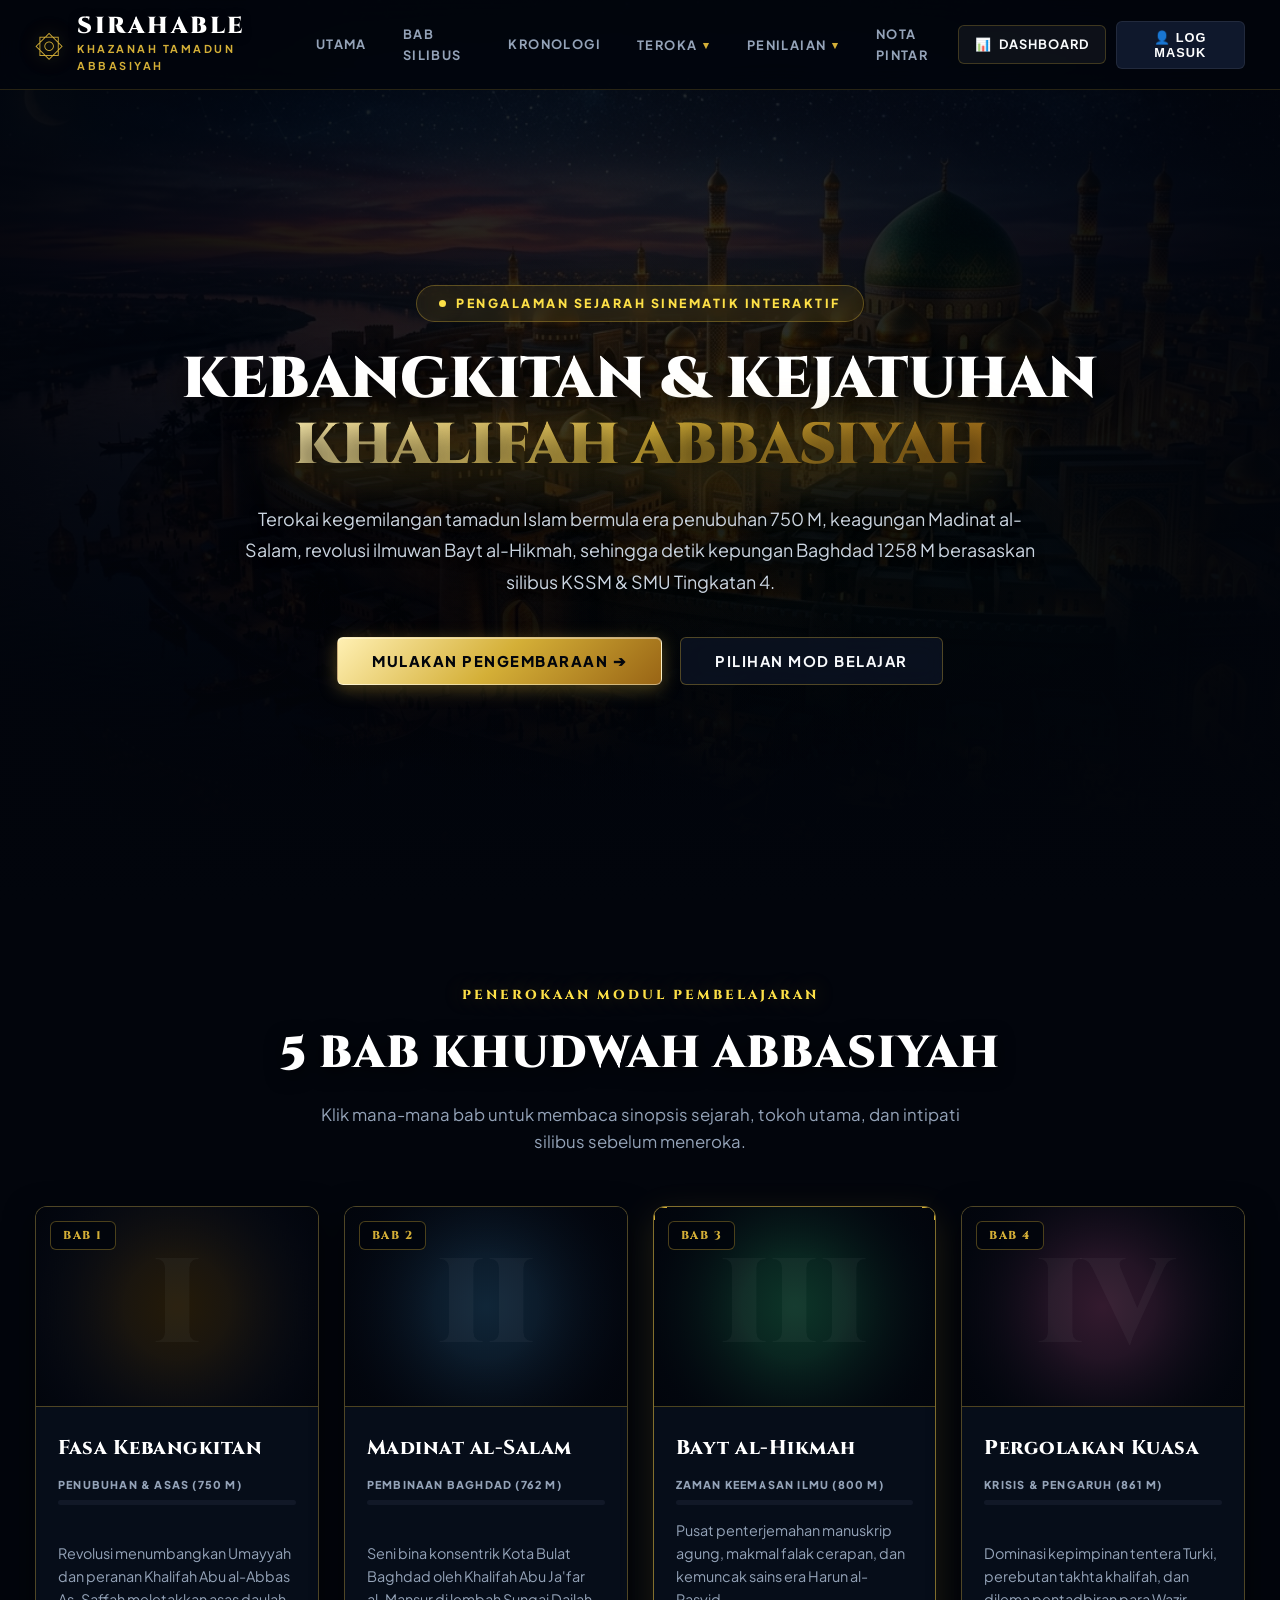
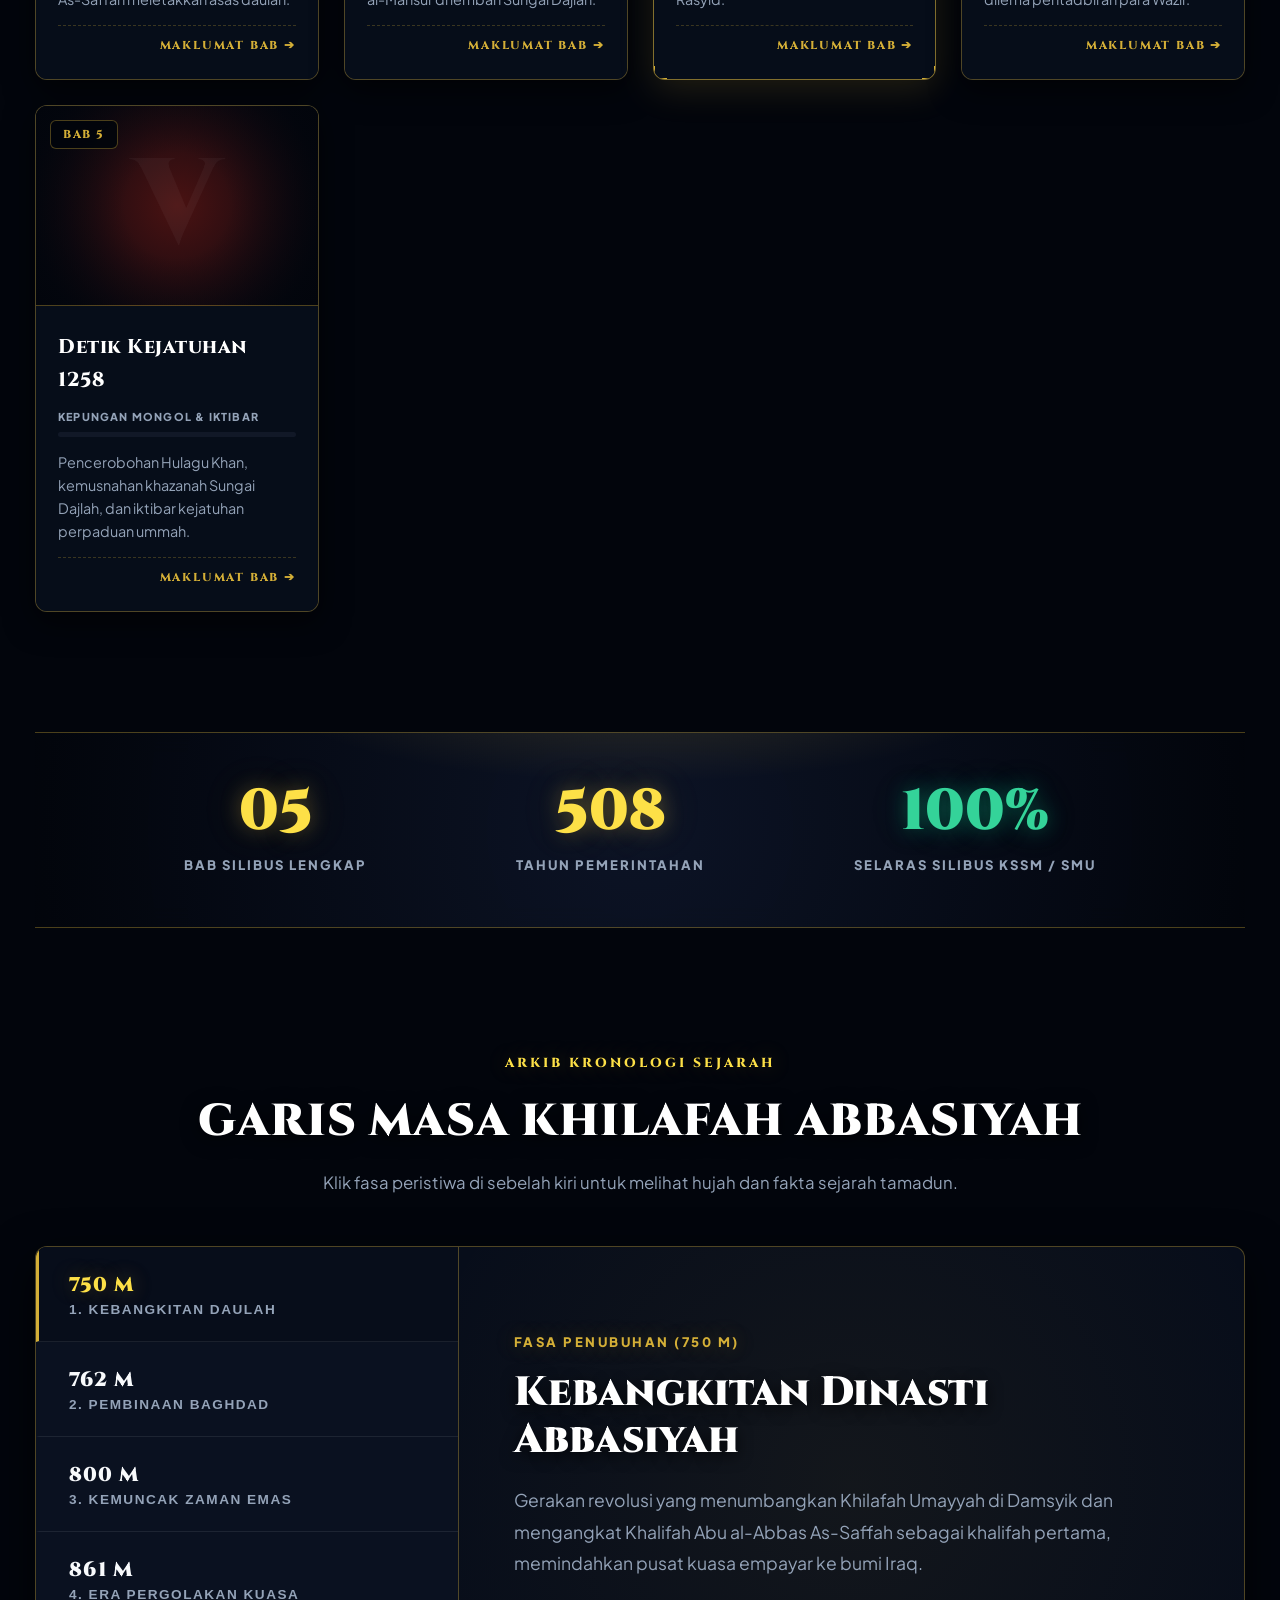
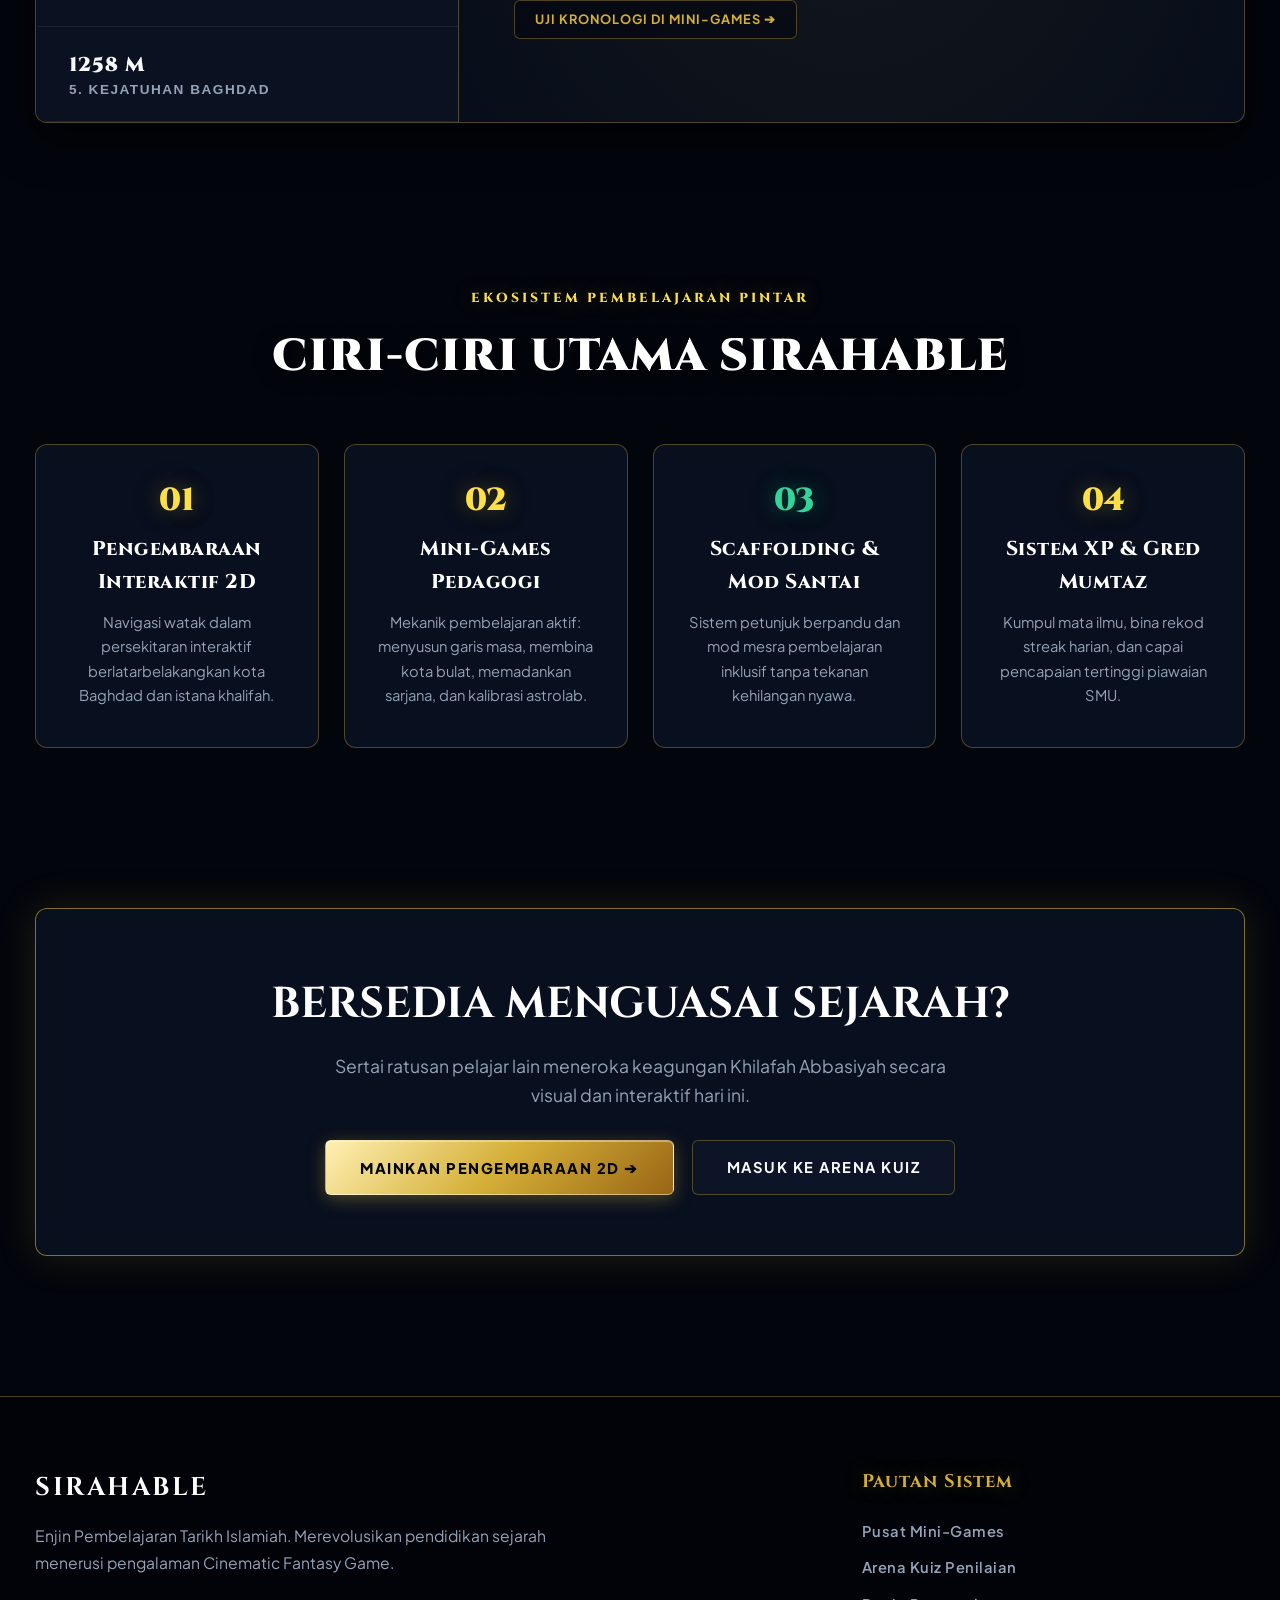
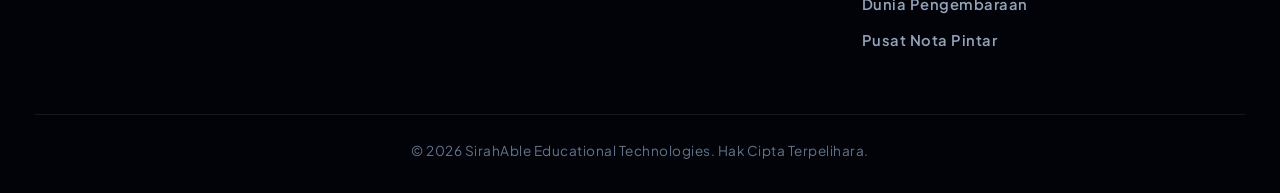
<file: index.html>
<!DOCTYPE html>
<html lang="ms">
<head>
    <meta charset="UTF-8">
    <meta name="viewport" content="width=device-width, initial-scale=1.0">
    <title>SIRAHABLE — Unreal Engine 5 Cinematic Edition</title>
    
    <!-- Tipografi Epic Fantasy Game -->
    <link rel="preconnect" href="https://fonts.googleapis.com">
    <link rel="preconnect" href="https://fonts.gstatic.com" crossorigin>
    <link href="https://fonts.googleapis.com/css2?family=Cinzel:wght@500;700;900&family=Plus+Jakarta+Sans:wght@400;500;600;700;800&display=swap" rel="stylesheet">
    
    <link rel="stylesheet" href="Assets/css/homepage.css">
</head>
<body class="ue5-cinematic-theme">

    <!-- Canvas Asal untuk serasi dengan JS lama jika ada -->
    <canvas id="ambient-canvas"></canvas>
    <div class="islamic-grid-pattern"></div>

    <!-- ==================== 1. GAME HUD HEADER ==================== -->
    <header class="game-hud-header" id="navbar">
        <div class="nav-container">
            <a href="#hero" class="brand-crest">
                <div class="crest-symbol">۞</div>
                <div class="brand-title">
                    <span class="main-name">SIRAHABLE</span>
                    <span class="sub-name">KHAZANAH TAMADUN ABBASIYAH</span>
                </div>
            </a>

            <!-- MENU BAR TERATUR DENGAN DROPDOWN -->
            <nav class="nav-menu" id="nav-menu">
                <a href="#hero" class="nav-link">UTAMA</a>
                <a href="#modules" class="nav-link">BAB SILIBUS</a>
                <a href="#history" class="nav-link">KRONOLOGI</a>

                <!-- DROPDOWN 1: MOD PENJELAJAHAN 2D & PETA -->
                <div class="nav-dropdown">
                    <button class="dropdown-toggle" type="button" aria-haspopup="true">
                        <span>TEROKA</span>
                        <span class="dropdown-caret">▾</span>
                    </button>
                    <div class="dropdown-menu">
                        <a href="peta.html" class="dropdown-item">
                            <span class="item-icon">🗺️</span>
                            <div class="item-info">
                                <span class="item-title">Peta Empayar Interaktif</span>
                                <span class="item-desc">14 tapak kota & laluan ekspedisi</span>
                            </div>
                        </a>
                        <a href="galeri.html" class="dropdown-item">
                            <span class="item-icon">🏛️</span>
                            <div class="item-info">
                                <span class="item-title">Galeri Artifak Interaktif</span>
                                <span class="item-desc">Koleksi khazanah & titik panas ilmiah</span>
                            </div>
                        </a>
                        <a href="game.html" class="dropdown-item">
                            <span class="item-icon">🎮</span>
                            <div class="item-info">
                                <span class="item-title">Pengembaraan 2D SirahAble</span>
                                <span class="item-desc">Penerokaan platformer berpandu bab</span>
                            </div>
                        </a>
                        <a href="minigames.html" class="dropdown-item">
                            <span class="item-icon">🧩</span>
                            <div class="item-info">
                                <span class="item-title">Pusat Mini-Games</span>
                                <span class="item-desc">Susun garis masa & padanan tokoh</span>
                            </div>
                        </a>
                    </div>
                </div>

                <!-- DROPDOWN 2: PENILAIAN & AKADEMIK -->
                <div class="nav-dropdown">
                    <button class="dropdown-toggle" type="button" aria-haspopup="true">
                        <span>PENILAIAN</span>
                        <span class="dropdown-caret">▾</span>
                    </button>
                    <div class="dropdown-menu">
                        <a href="quiz.html" class="dropdown-item">
                            <span class="item-icon">⚔️</span>
                            <div class="item-info">
                                <span class="item-title">Arena Kuiz SMU</span>
                                <span class="item-desc">Ujian berfakta silibus KSSM</span>
                            </div>
                        </a>
                        <a href="final_challenge.html" class="dropdown-item">
                            <span class="item-icon">🏆</span>
                            <div class="item-info">
                                <span class="item-title">Cabaran Akhir Silibus</span>
                                <span class="item-desc">Penilaian penentu gred Mumtaz</span>
                            </div>
                        </a>
                        <a href="achievements.html" class="dropdown-item">
                            <span class="item-icon">🎖️</span>
                            <div class="item-info">
                                <span class="item-title">Galeri Lencana Kehormatan</span>
                                <span class="item-desc">Koleksi pencapaian & ganjaran XP</span>
                            </div>
                        </a>
                    </div>
                </div>

                <a href="belajar.html" class="nav-link">NOTA PINTAR</a>
            </nav>

            <!-- AKSI KANAN -->
            <div class="nav-actions">
                <a href="dashboard.html" class="btn-ui-ghost-nav" title="Buka Portal Pelajar">
                    <span>📊</span> <span>DASHBOARD</span>
                </a>
                <button id="btn-open-login" class="btn-ui-solid">
                    <span>👤</span> <span>LOG MASUK</span>
                </button>
                <button class="mobile-menu-toggle" id="btn-mobile-toggle" aria-label="Buka Menu Navigasi">
                    <span></span><span></span><span></span>
                </button>
            </div>
        </div>
    </header>

    <!-- ==================== 2. CINEMATIC HERO ==================== -->
    <section class="cinematic-hero" id="hero">
        
        <div class="hero-bg-image"></div>
        <div class="thunder-flash"></div>
        <div class="atmospheric-smoke"></div>
        
        <!-- Sistem Bara Api & Debu Emas -->
        <div class="particle-system">
            <div class="ember e1"></div><div class="ember e2"></div><div class="ember e3"></div>
            <div class="ember e4"></div><div class="ember e5"></div><div class="ember e6"></div>
            <div class="dust d1"></div><div class="dust d2"></div><div class="dust d3"></div>
            <div class="dust d4"></div><div class="dust d5"></div><div class="dust d6"></div>
        </div>

        <div class="hero-content">
            <div class="quest-badge">
                <span class="golden-pulse"></span> PENGALAMAN SEJARAH SINEMATIK INTERAKTIF
            </div>
            
            <h1 class="hero-title">
                KEBANGKITAN & KEJATUHAN<br>
                <span class="cinematic-gold-text">KHALIFAH ABBASIYAH</span>
            </h1>
            
            <p class="hero-subtitle">
                Terokai kegemilangan tamadun Islam bermula era penubuhan 750 M, keagungan Madinat al-Salam, revolusi ilmuwan Bayt al-Hikmah, sehingga detik kepungan Baghdad 1258 M berasaskan silibus KSSM & SMU Tingkatan 4.
            </p>
            
            <div class="hero-btn-group">
                <button id="btn-hero-start" class="btn-ui-gold" onclick="window.location.href='game.html'">
                    MULAKAN PENGEMBARAAN ➔
                </button>
                <button id="btn-nav-journey" class="btn-ui-glass">
                    PILIHAN MOD BELAJAR
                </button>
            </div>
        </div>
        
        <div class="hero-bottom-vignette"></div>
    </section>

    <!-- ==================== 3. CHAPTER SELECTION (5 BAB SILIBUS LENGKAP) ==================== -->
    <section class="content-section" id="modules" style="z-index: 10; position: relative;">
        <div class="section-heading">
            <span class="tag-gold">PENEROKAAN MODUL PEMBELAJARAN</span>
            <h2>5 BAB KHUDWAH ABBASIYAH</h2>
            <p>Klik mana-mana bab untuk membaca sinopsis sejarah, tokoh utama, dan intipati silibus sebelum meneroka.</p>
        </div>

        <div class="ui-card-grid">
            <!-- BAB 1 -->
            <div class="ui-game-card" data-chapter="1">
                <div class="card-corner top-left"></div><div class="card-corner top-right"></div>
                <div class="card-corner bottom-left"></div><div class="card-corner bottom-right"></div>
                
                <div class="card-visual bg-chap-1">
                    <div class="card-vignette"></div>
                    <div class="roman-watermark">I</div>
                    <div class="card-tag">BAB 1</div>
                </div>
                <div class="card-body">
                    <h3>Fasa Kebangkitan</h3>
                    <div class="status-track">
                        <span class="status-label">PENUBUHAN & ASAS (750 M)</span>
                        <div class="status-bar"><div class="fill gold-fill" style="width:100%"></div></div>
                    </div>
                    <p>Revolusi menumbangkan Umayyah dan peranan Khalifah Abu al-Abbas As-Saffah meletakkan asas daulah.</p>
                    <div class="card-action-cue">MAKLUMAT BAB ➔</div>
                </div>
            </div>

            <!-- BAB 2 -->
            <div class="ui-game-card" data-chapter="2">
                <div class="card-corner top-left"></div><div class="card-corner top-right"></div>
                <div class="card-corner bottom-left"></div><div class="card-corner bottom-right"></div>
                
                <div class="card-visual bg-chap-baghdad">
                    <div class="card-vignette"></div>
                    <div class="roman-watermark">II</div>
                    <div class="card-tag">BAB 2</div>
                </div>
                <div class="card-body">
                    <h3>Madinat al-Salam</h3>
                    <div class="status-track">
                        <span class="status-label">PEMBINAAN BAGHDAD (762 M)</span>
                        <div class="status-bar"><div class="fill gold-fill" style="width:85%"></div></div>
                    </div>
                    <p>Seni bina konsentrik Kota Bulat Baghdad oleh Khalifah Abu Ja'far al-Mansur di lembah Sungai Dajlah.</p>
                    <div class="card-action-cue">MAKLUMAT BAB ➔</div>
                </div>
            </div>

            <!-- BAB 3 (FEATURED) -->
            <div class="ui-game-card featured" data-chapter="3">
                <div class="card-corner top-left"></div><div class="card-corner top-right"></div>
                <div class="card-corner bottom-left"></div><div class="card-corner bottom-right"></div>
                
                <div class="card-visual bg-chap-hikmah">
                    <div class="card-vignette"></div>
                    <div class="roman-watermark">III</div>
                    <div class="card-tag">BAB 3</div>
                </div>
                <div class="card-body">
                    <h3>Bayt al-Hikmah</h3>
                    <div class="status-track">
                        <span class="status-label">ZAMAN KEEMASAN ILMU (800 M)</span>
                        <div class="status-bar"><div class="fill emerald-fill" style="width:100%"></div></div>
                    </div>
                    <p>Pusat penterjemahan manuskrip agung, makmal falak cerapan, dan kemuncak sains era Harun al-Rasyid.</p>
                    <div class="card-action-cue">MAKLUMAT BAB ➔</div>
                </div>
            </div>

            <!-- BAB 4 -->
            <div class="ui-game-card" data-chapter="4">
                <div class="card-corner top-left"></div><div class="card-corner top-right"></div>
                <div class="card-corner bottom-left"></div><div class="card-corner bottom-right"></div>
                
                <div class="card-visual bg-chap-4">
                    <div class="card-vignette"></div>
                    <div class="roman-watermark">IV</div>
                    <div class="card-tag">BAB 4</div>
                </div>
                <div class="card-body">
                    <h3>Pergolakan Kuasa</h3>
                    <div class="status-track">
                        <span class="status-label">KRISIS & PENGARUH (861 M)</span>
                        <div class="status-bar"><div class="fill cyan-fill" style="width:70%"></div></div>
                    </div>
                    <p>Dominasi kepimpinan tentera Turki, perebutan takhta khalifah, dan dilema pentadbiran para Wazir.</p>
                    <div class="card-action-cue">MAKLUMAT BAB ➔</div>
                </div>
            </div>

            <!-- BAB 5 -->
            <div class="ui-game-card" data-chapter="5">
                <div class="card-corner top-left"></div><div class="card-corner top-right"></div>
                <div class="card-corner bottom-left"></div><div class="card-corner bottom-right"></div>
                
                <div class="card-visual bg-chap-fall">
                    <div class="card-vignette"></div>
                    <div class="roman-watermark">V</div>
                    <div class="card-tag">BAB 5</div>
                </div>
                <div class="card-body">
                    <h3>Detik Kejatuhan 1258</h3>
                    <div class="status-track">
                        <span class="status-label">KEPUNGAN MONGOL & IKTIBAR</span>
                        <div class="status-bar"><div class="fill fire-fill" style="width:90%"></div></div>
                    </div>
                    <p>Pencerobohan Hulagu Khan, kemusnahan khazanah Sungai Dajlah, dan iktibar kejatuhan perpaduan ummah.</p>
                    <div class="card-action-cue">MAKLUMAT BAB ➔</div>
                </div>
            </div>
        </div>
    </section>

    <!-- ==================== 4. PLAYER STATISTICS ==================== -->
    <section class="content-section" style="padding-top: 40px; padding-bottom: 40px;">
        <div class="ui-stats-container">
            <div class="stat-light-beam"></div>
            <div class="ui-stat">
                <span class="stat-num gold-glow">05</span>
                <span class="stat-label">BAB SILIBUS LENGKAP</span>
            </div>
            <div class="ui-stat">
                <span class="stat-num gold-glow">508</span>
                <span class="stat-label">TAHUN PEMERINTAHAN</span>
            </div>
            <div class="ui-stat">
                <span class="stat-num emerald-glow">100%</span>
                <span class="stat-label">SELARAS SILIBUS KSSM / SMU</span>
            </div>
        </div>
    </section>

    <!-- ==================== 5. LORE CHRONOLOGY (TIMELINE) ==================== -->
    <section class="content-section" id="history">
        <div class="section-heading">
            <span class="tag-gold">ARKIB KRONOLOGI SEJARAH</span>
            <h2>GARIS MASA KHILAFAH ABBASIYAH</h2>
            <p>Klik fasa peristiwa di sebelah kiri untuk melihat hujah dan fakta sejarah tamadun.</p>
        </div>

        <div class="ui-timeline-panel">
            <div class="timeline-menu">
                <button class="timeline-node active" data-era="1"><span class="year">750 M</span><span class="event">1. Kebangkitan Daulah</span></button>
                <button class="timeline-node" data-era="2"><span class="year">762 M</span><span class="event">2. Pembinaan Baghdad</span></button>
                <button class="timeline-node" data-era="3"><span class="year">800 M</span><span class="event">3. Kemuncak Zaman Emas</span></button>
                <button class="timeline-node" data-era="4"><span class="year">861 M</span><span class="event">4. Era Pergolakan Kuasa</span></button>
                <button class="timeline-node" data-era="5"><span class="year">1258 M</span><span class="event">5. Kejatuhan Baghdad</span></button>
            </div>
            
            <div class="timeline-display">
                <div class="display-content">
                    <span class="era-tag" id="era-tag">FASA PENUBUHAN (750 M)</span>
                    <h3 class="era-title" id="era-heading">Kebangkitan Dinasti Abbasiyah</h3>
                    <p class="era-desc" id="era-body">Gerakan revolusi yang menumbangkan Khilafah Umayyah di Damsyik dan mengangkat Khalifah Abu al-Abbas As-Saffah sebagai khalifah pertama, memindahkan pusat kuasa empayar ke bumi Iraq.</p>
                    <a href="minigames.html" class="btn-ui-outline" id="btn-timeline-explore" style="margin-top:20px;">UJI KRONOLOGI DI MINI-GAMES ➔</a>
                </div>
            </div>
        </div>
    </section>

    <!-- ==================== 6. SYSTEM MECHANICS ==================== -->
    <section class="content-section" id="about">
        <div class="section-heading">
            <span class="tag-gold">EKOSISTEM PEMBELAJARAN PINTAR</span>
            <h2>CIRI-CIRI UTAMA SIRAHABLE</h2>
        </div>

        <div class="feature-grid">
            <div class="ui-feat-box">
                <span class="stat-num gold-glow" style="font-size:2rem; margin-bottom:15px;">01</span>
                <h4>Pengembaraan Interaktif 2D</h4>
                <p>Navigasi watak dalam persekitaran interaktif berlatarbelakangkan kota Baghdad dan istana khalifah.</p>
            </div>
            <div class="ui-feat-box">
                <span class="stat-num gold-glow" style="font-size:2rem; margin-bottom:15px;">02</span>
                <h4>Mini-Games Pedagogi</h4>
                <p>Mekanik pembelajaran aktif: menyusun garis masa, membina kota bulat, memadankan sarjana, dan kalibrasi astrolab.</p>
            </div>
            <div class="ui-feat-box">
                <span class="stat-num emerald-glow" style="font-size:2rem; margin-bottom:15px;">03</span>
                <h4>Scaffolding & Mod Santai</h4>
                <p>Sistem petunjuk berpandu dan mod mesra pembelajaran inklusif tanpa tekanan kehilangan nyawa.</p>
            </div>
            <div class="ui-feat-box">
                <span class="stat-num gold-glow" style="font-size:2rem; margin-bottom:15px;">04</span>
                <h4>Sistem XP & Gred Mumtaz</h4>
                <p>Kumpul mata ilmu, bina rekod streak harian, dan capai pencapaian tertinggi piawaian SMU.</p>
            </div>
        </div>
    </section>

    <!-- ==================== 7. CALL TO ACTION ==================== -->
    <section class="content-section" id="start-play">
        <div class="ui-cta-box glass-panel" style="text-align:center; padding: 60px 40px; border: 1px solid var(--border-gold-strong); box-shadow: 0 0 40px rgba(212,175,55,0.15);">
            <h2 style="font-family: var(--font-head); font-size: clamp(2rem, 3.5vw, 2.7rem); color: #FFF; margin-bottom: 12px;">BERSEDIA MENGUASAI SEJARAH?</h2>
            <p style="color: var(--clr-text-dim); font-size: 1.1rem; max-width: 650px; margin: 0 auto 30px;">Sertai ratusan pelajar lain meneroka keagungan Khilafah Abbasiyah secara visual dan interaktif hari ini.</p>
            <div style="display:flex; justify-content:center; gap:18px; flex-wrap:wrap;">
                <button id="btn-cta-launch" class="btn-ui-gold" onclick="window.location.href='game.html'">MAINKAN PENGEMBARAAN 2D ➔</button>
                <a href="quiz.html" class="btn-ui-glass">MASUK KE ARENA KUIZ</a>
            </div>
        </div>
    </section>

    <!-- ==================== 8. FOOTER ==================== -->
    <footer class="ui-footer">
        <div class="footer-grid">
            <div class="footer-brand">
                <h3>SIRAHABLE</h3>
                <p>Enjin Pembelajaran Tarikh Islamiah. Merevolusikan pendidikan sejarah menerusi pengalaman Cinematic Fantasy Game.</p>
            </div>
            <div class="footer-links">
                <h4>Pautan Sistem</h4>
                <a href="minigames.html">Pusat Mini-Games</a>
                <a href="quiz.html">Arena Kuiz Penilaian</a>
                <a href="game.html">Dunia Pengembaraan</a>
                <a href="#" id="link-belajar-footer">Pusat Nota Pintar</a>
            </div>
        </div>
        <div class="footer-copyright">
            <p>© 2026 SirahAble Educational Technologies. Hak Cipta Terpelihara.</p>
        </div>
    </footer>

    <!-- ==================== MODAL: MAKLUMAT LENGKAP BAB SILIBUS ==================== -->
    <div id="modal-chapter-info" class="modal-overlay hidden">
        <div class="ui-modal-box chapter-info-modal-box">
            <button class="btn-close-modal" data-close="modal-chapter-info" aria-label="Tutup Maklumat">✕</button>
            
            <div class="ci-header">
                <div class="ci-badge-row">
                    <span class="ci-badge-gold" id="ci-number">BAB 1</span>
                    <span class="ci-badge-era" id="ci-era">750 M (132 H)</span>
                </div>
                <h3 class="ci-title" id="ci-title">Fasa Kebangkitan Daulah Abbasiyah</h3>
                <div class="ci-subtitle" id="ci-tag">PENUBUHAN & ASAS KERAJAAN</div>
            </div>

            <div class="ci-body-scroll">
                <!-- Sinopsis Sejarah -->
                <div class="ci-section">
                    <h4 class="ci-section-title">LATAR BELAKANG SEJARAH</h4>
                    <p class="ci-synopsis" id="ci-synopsis">
                        Gerakan revolusi yang menumbangkan Khilafah Umayyah dan meletakkan asas Daulah Abbasiyah.
                    </p>
                </div>

                <!-- Grid Fakta Kunci -->
                <div class="ci-grid-facts">
                    <div class="ci-fact-card">
                        <span class="ci-fact-label">TOKOH UTAMA</span>
                        <div class="ci-fact-val" id="ci-figures">-</div>
                    </div>
                    <div class="ci-fact-card">
                        <span class="ci-fact-label">PERISTIWA KUNCI</span>
                        <div class="ci-fact-val" id="ci-event">-</div>
                    </div>
                    <div class="ci-fact-card">
                        <span class="ci-fact-label">PUSAT PENTADBIRAN</span>
                        <div class="ci-fact-val" id="ci-location">-</div>
                    </div>
                </div>

                <!-- Kandungan Silibus KSSM -->
                <div class="ci-section">
                    <h4 class="ci-section-title">KANDUNGAN SILIBUS & TOPIK KUNCI</h4>
                    <ul class="ci-topics-list" id="ci-topics">
                        <!-- Populated dynamically -->
                    </ul>
                </div>

                <!-- Iktibar Sejarah -->
                <div class="ci-lesson-box">
                    <span class="ci-lesson-tag">IKTIBAR & HIKMAH SEJARAH</span>
                    <p class="ci-lesson-text" id="ci-lesson">-</p>
                </div>
            </div>

            <!-- Footer Tindakan Pelajar -->
            <div class="ci-footer-actions">
                <button type="button" class="btn-ci-secondary" id="ci-btn-close">KEMBALI KE UTAMA</button>
                <div class="ci-footer-right">
                    <button type="button" class="btn-ci-learn" id="ci-btn-learn">BACA NOTA BAB</button>
                    <a href="game.html" class="btn-ci-game" id="ci-btn-game">MAINKAN PENGEMBARAAN 2D ➔</a>
                </div>
            </div>
        </div>
    </div>

    <!-- ==================== MODAL: MODE SELECTION ==================== -->
    <div id="modal-journey" class="modal-overlay hidden">
        <div class="ui-modal-box">
            <button class="btn-close-modal" data-close="modal-journey">✕</button>
            <div class="modal-header-centered">
                <h3>PILIHAN MOD PEMBELAJARAN</h3>
                <p>Pilih laluan pengembaraan ilmu anda.</p>
            </div>
            
            <div class="modal-split">
                <div class="mod-card" id="mode-academic-mode" onclick="window.location.href='quiz.html'">
                    <h4>ARENA KUIZ</h4>
                    <p>Pertempuran minda menggunakan format soalan berfakta SMU & KSSM.</p>
                </div>
                <div class="mod-card" id="mode-story-mode" onclick="window.location.href='game.html'">
                    <h4>PENGEMBARAAN 2D</h4>
                    <p>Teroka latar belakang sejarah secara visual 2D dan selesaikan mini-game berpandu.</p>
                </div>
            </div>
        </div>
    </div>

    <!-- ==================== MODAL: PLAYER LOGIN ==================== -->
    <div id="modal-auth" class="modal-overlay hidden">
        <div class="ui-modal-box auth-box">
            <button class="btn-close-modal" data-close="modal-auth">✕</button>
            <div class="modal-header-centered">
                <h3 id="auth-title">LOG MASUK PELAJAR</h3>
                <p id="auth-desc" style="color:var(--clr-text-dim); font-size:0.85rem; margin-top:5px;">Masukkan kredensial anda.</p>
            </div>

            <p id="auth-gate-msg" style="display:none; color:var(--clr-gold-light); text-align:center; font-size:0.85rem; margin-bottom:15px; text-shadow: 0 0 10px var(--clr-gold);">Akses Pusat Nota Pintar memerlukan log masuk.</p>

            <form id="form-auth">
                <div class="input-group hidden" id="group-username">
                    <input type="text" id="auth-username" name="username" placeholder="Nama Pelajar">
                </div>
                <div class="input-group">
                    <input type="text" id="auth-email" name="email" placeholder="Emel / Nama Pengguna / ID Pelajar" required>
                </div>
                <div class="input-group">
                    <input type="password" id="auth-password" name="password" placeholder="Kata Laluan" required>
                </div>
                <div class="form-feedback-msg" style="display:none; color:#EF4444; font-size:0.85rem; text-align:center; margin-bottom:10px;"></div>
                
                <button type="submit" class="btn-ui-gold" style="width: 100%; margin-top:10px;" id="btn-submit-auth">LOG MASUK</button>
            </form>

            <div class="auth-footer">
                <p id="auth-toggle-text">Pelajar Baharu? <a href="register.html" id="auth-toggle-link">Daftar Di Sini</a></p>
                <a href="admin.html" class="teacher-link">Portal Pentadbir Guru ➔</a>
            </div>
        </div>
    <!-- Audio Latar Belakang (Arabian Nights Desert Vibes) -->
    <audio id="bgm-player" loop preload="auto">
        <source src="Assets/audio/arabian_nights.m4a" type="audio/mp4">
    </audio>
    <div id="yt-bgm-container" style="position:fixed; bottom:-9999px; left:-9999px; width:1px; height:1px; opacity:0; pointer-events:none;"></div>

    <script src="Assets/js/sound-effects.js"></script>
    <script src="Assets/js/homepage.js"></script>
    
    <script>
        // Memastikan Modals Berfungsi
        document.getElementById('btn-nav-journey')?.addEventListener('click', () => {
            document.getElementById('modal-journey').classList.remove('hidden');
        });
        document.getElementById('btn-open-login')?.addEventListener('click', () => {
            document.getElementById('modal-auth').classList.remove('hidden');
        });

        // Interaktiviti Garis Masa (Timeline Fix)
        document.querySelectorAll('.timeline-node').forEach(btn => {
            btn.addEventListener('click', () => {
                document.querySelectorAll('.timeline-node').forEach(b => b.classList.remove('active'));
                btn.classList.add('active');
            });
        });
    </script>
</body>
</html>
</file>
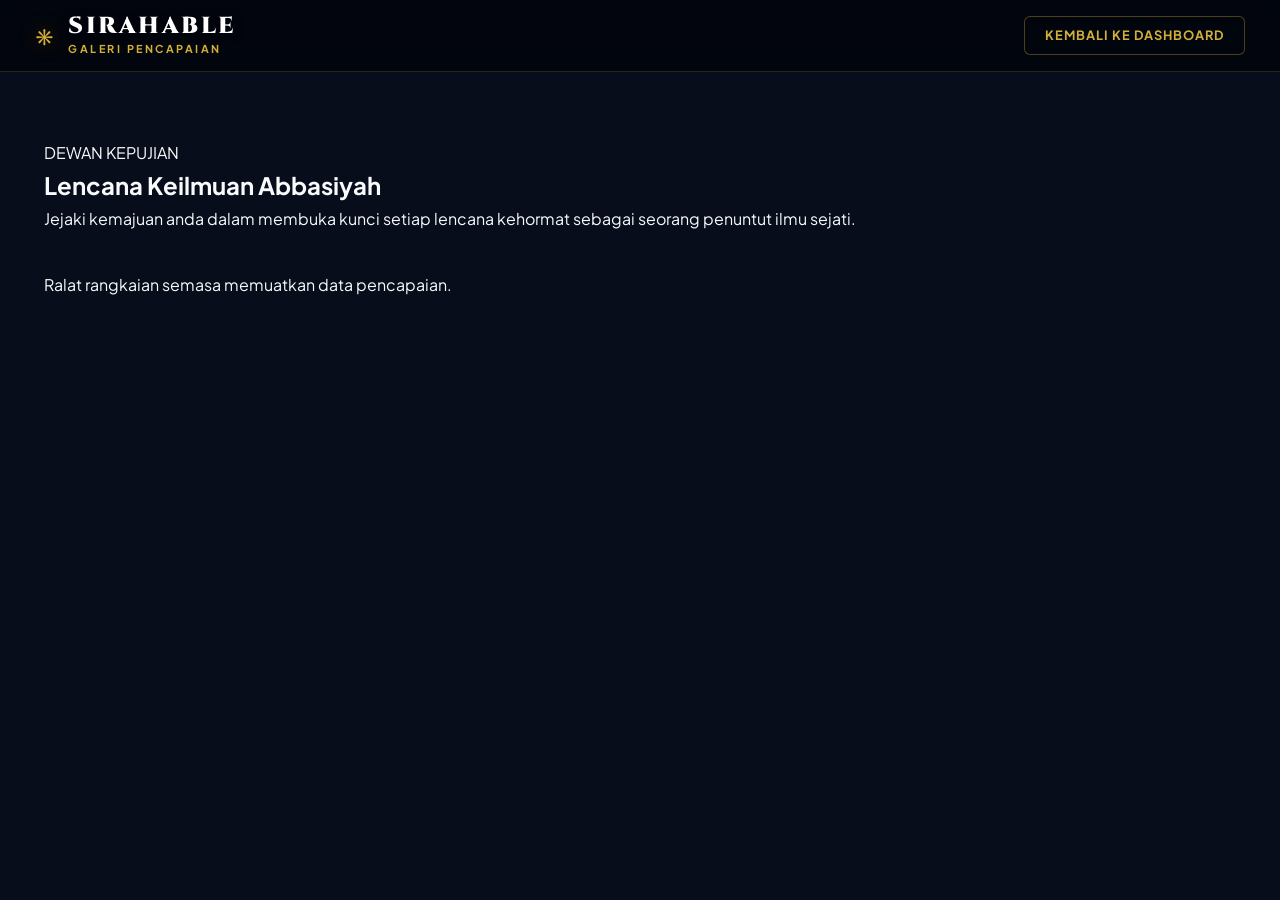
<file: achievements.html>
<!DOCTYPE html>
<html lang="ms">
<head>
    <meta charset="UTF-8">
    <meta name="viewport" content="width=device-width, initial-scale=1.0">
    <title>SirahAble — Galeri Pencapaian & Lencana</title>
    <link rel="preconnect" href="https://fonts.googleapis.com">
    <link rel="preconnect" href="https://fonts.gstatic.com" crossorigin>
    <link href="https://fonts.googleapis.com/css2?family=Amiri:ital,wght@0,400;0,700;1,400&family=Cinzel:wght@600;700;900&family=Plus+Jakarta+Sans:wght@400;600;700;800&display=swap" rel="stylesheet">
    <link rel="stylesheet" href="Assets/css/homepage.css">
    <link rel="stylesheet" href="Assets/css/achievements.css">
</head>
<body class="achievements-theme">

    <div class="islamic-grid-pattern"></div>

    <header class="main-nav">
        <div class="nav-container">
            <a href="dashboard.html" class="brand-logo">
                <span class="rub-el-hizb">۞</span>
                <div class="brand-text">
                    <span class="title">SIRAHABLE</span>
                    <span class="subtitle">GALERI PENCAPAIAN</span>
                </div>
            </a>
            <div class="nav-actions">
                <a href="dashboard.html" class="btn-ghost">Kembali ke Dashboard</a>
            </div>
        </div>
    </header>

    <main class="achievements-wrapper">
        <div class="section-header" style="margin-bottom: 40px;">
            <span class="section-tag">DEWAN KEPUJIAN</span>
            <h2 class="section-title">Lencana Keilmuan Abbasiyah</h2>
            <p class="section-desc">Jejaki kemajuan anda dalam membuka kunci setiap lencana kehormat sebagai seorang penuntut ilmu sejati.</p>
        </div>

        <section id="achievements-grid" class="achievements-grid-container"></section>
    </main>

    <script src="Assets/js/sound-effects.js"></script>
    <script src="Assets/js/achievements.js"></script>
</body>
</html>
</file>
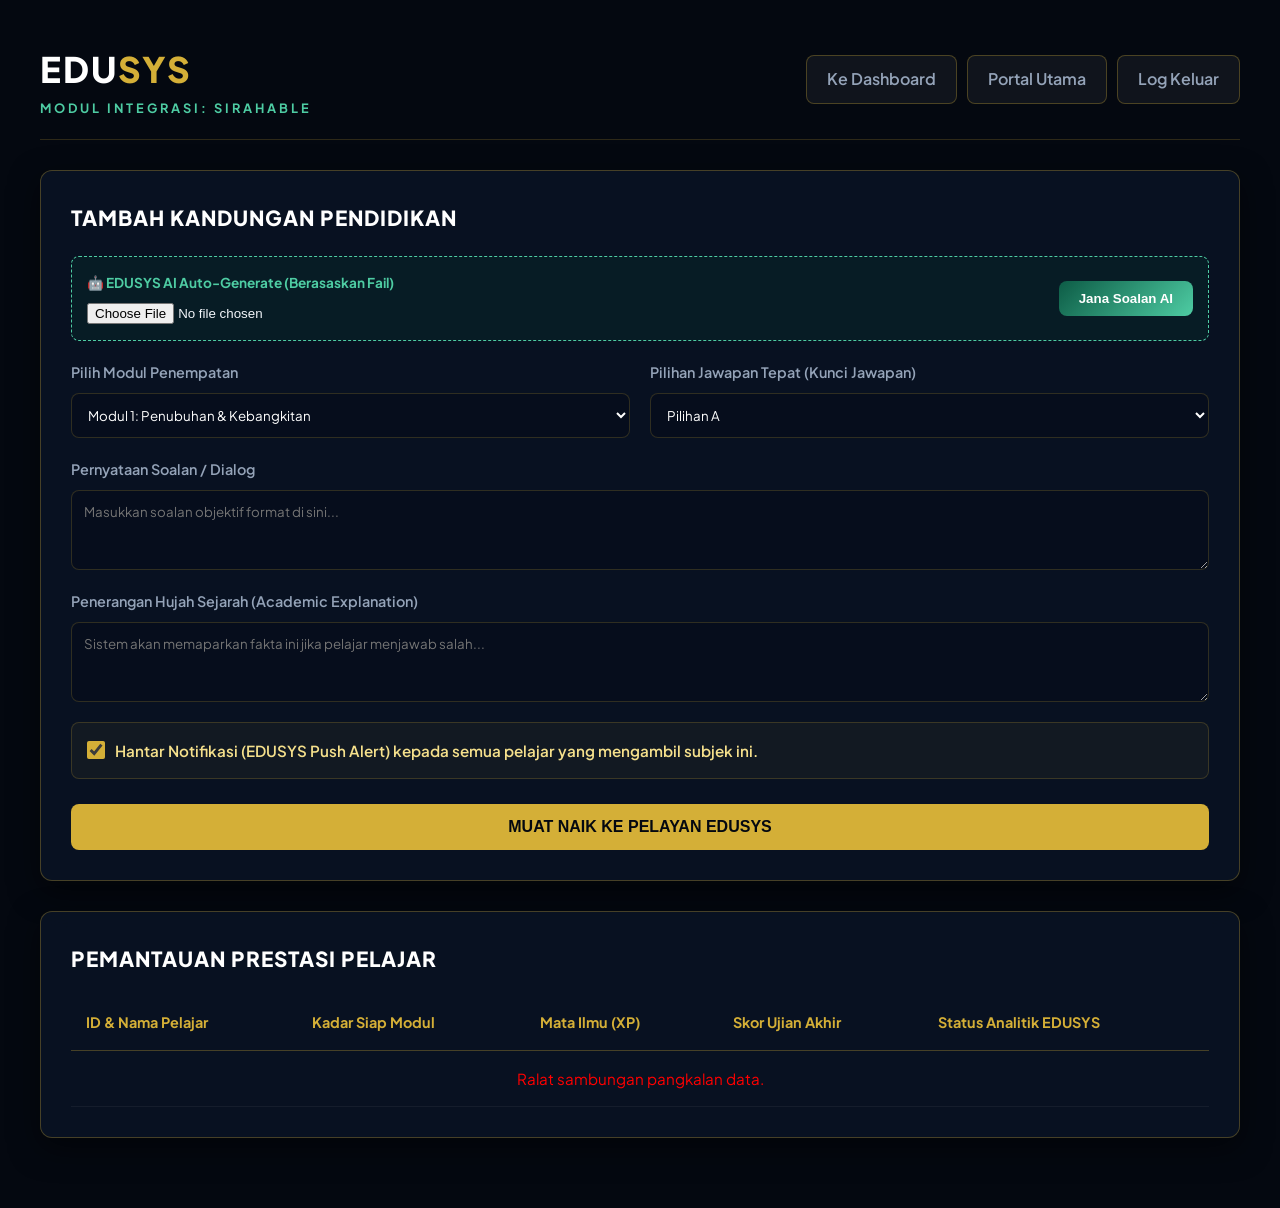
<file: admin.html>
<!DOCTYPE html>
<html lang="ms">
<head>
    <meta charset="UTF-8">
    <meta name="viewport" content="width=device-width, initial-scale=1.0">
    <title>EDUSYS — Sistem Pengurusan Pendidikan (CMS)</title>
    <link href="https://fonts.googleapis.com/css2?family=Cinzel:wght@600;700&family=Plus+Jakarta+Sans:wght@400;500;600;700&display=swap" rel="stylesheet">
    <link rel="stylesheet" href="Assets/css/homepage.css">
    <style>
        body { background-color: #040810; color: #F1F5F9; font-family: 'Plus Jakarta Sans', sans-serif; padding: 40px; }
        .cms-container { max-width: 1200px; margin: 0 auto; }
        .cms-header { display: flex; justify-content: space-between; align-items: center; margin-bottom: 30px; border-bottom: 1px solid rgba(212, 175, 55, 0.2); padding-bottom: 20px; }
        
        .edusys-logo { display: flex; flex-direction: column; }
        .edusys-title { font-family: 'Plus Jakarta Sans', sans-serif; font-weight: 800; font-size: 2.2rem; color: #FFF; letter-spacing: 2px; margin: 0; }
        .edusys-title span { color: #D4AF37; }
        .edusys-subtitle { font-size: 0.8rem; color: #4ECCA3; font-weight: 700; letter-spacing: 3px; text-transform: uppercase; }
        
        .btn-link { color: #94A3B8; text-decoration: none; font-weight: 600; transition: 0.3s; background: rgba(255, 255, 255, 0.05); padding: 10px 20px; border-radius: 8px; border: 1px solid rgba(212, 175, 55, 0.3); }
        .btn-link:hover { color: #040810; background: #D4AF37; }

        .glass-panel { background: rgba(10, 20, 38, 0.8); border: 1px solid rgba(212, 175, 55, 0.3); border-radius: 12px; padding: 30px; margin-bottom: 30px; box-shadow: 0 10px 30px rgba(0,0,0,0.5); }
        .form-grid { display: grid; grid-template-columns: 1fr 1fr; gap: 20px; margin-bottom: 20px; }
        .form-group { display: flex; flex-direction: column; gap: 8px; }
        .form-group label { font-size: 0.9rem; color: #94A3B8; font-weight: 600; }
        .form-group select, .form-group textarea, .form-group input { background: rgba(6, 13, 26, 0.6); border: 1px solid rgba(212, 175, 55, 0.2); color: #FFF; padding: 12px; border-radius: 8px; font-family: inherit; outline: none; }
        .form-group textarea { resize: vertical; min-height: 80px; }
        
        .ai-box { background: rgba(13, 92, 70, 0.15); border: 1px dashed #4ECCA3; padding: 15px; border-radius: 8px; display: flex; gap: 15px; align-items: center; margin-bottom: 20px; }
        .btn-ai { background: linear-gradient(135deg, #0D5C46, #4ECCA3); color: #FFF; border: none; padding: 10px 20px; border-radius: 8px; font-weight: 700; cursor: pointer; transition: 0.3s; }
        .btn-ai:hover { box-shadow: 0 0 15px rgba(78, 204, 163, 0.4); transform: translateY(-2px); }
        .btn-ai:disabled { background: #4A5568; cursor: not-allowed; transform: none; box-shadow: none; }

        .notif-box { background: rgba(212, 175, 55, 0.05); border: 1px solid rgba(212, 175, 55, 0.2); padding: 15px; border-radius: 8px; margin-bottom: 25px; display: flex; align-items: center; gap: 10px; }
        .notif-box input[type="checkbox"] { width: 18px; height: 18px; accent-color: #D4AF37; cursor: pointer; }
        .notif-box label { color: #F5E08C; font-weight: 600; font-size: 0.95rem; cursor: pointer; }

        .btn-submit { background: #D4AF37; color: #040810; border: none; padding: 14px 28px; border-radius: 8px; font-weight: 800; font-size: 1rem; cursor: pointer; transition: 0.3s; width: 100%; }
        .btn-submit:hover { background: #F5E08C; box-shadow: 0 5px 15px rgba(212, 175, 55, 0.4); }

        .table-title { font-family: 'Plus Jakarta Sans', sans-serif; font-weight: 800; color: #FFF; margin-bottom: 20px; font-size: 1.3rem; letter-spacing: 1px; }
        table { width: 100%; border-collapse: collapse; }
        th { padding: 15px; border-bottom: 1px solid rgba(212, 175, 55, 0.3); color: #D4AF37; text-align: left; font-size: 0.9rem; }
        td { padding: 15px; border-bottom: 1px solid rgba(255, 255, 255, 0.05); font-size: 0.95rem; }
        .status-aktif { color: #4ECCA3; font-weight: 600; }
        .status-lulus { color: #D4AF37; font-weight: 600; }
        .status-bimbingan { color: #FF6B6B; font-weight: 600; }
    </style>
</head>
<body>

    <div class="cms-container">
        <div class="cms-header">
            <div class="edusys-logo">
                <h1 class="edusys-title">EDU<span>SYS</span></h1>
                <span class="edusys-subtitle">Modul Integrasi: SirahAble</span>
            </div>
            <div style="display:flex; gap:10px;">
                <a href="dashboard.html" class="btn-link">Ke Dashboard</a>
                <a href="index.html" class="btn-link">Portal Utama</a>
                <a href="api/logout.php" class="btn-link">Log Keluar</a>
            </div>
        </div>

        <div class="glass-panel">
            <h2 class="table-title">TAMBAH KANDUNGAN PENDIDIKAN</h2>
            
            <div class="ai-box">
                <div style="flex-grow: 1;">
                    <label style="color:#4ECCA3; font-weight:700; font-size:0.85rem; display:block; margin-bottom:5px;">🤖 EDUSYS AI Auto-Generate (Berasaskan Fail)</label>
                    <input type="file" id="ai-file" accept=".txt,.pdf,.docx" style="width:100%; border:none; padding:0; background:transparent;">
                </div>
                <button type="button" class="btn-ai" id="btn-generate-ai">Jana Soalan AI</button>
            </div>

            <form id="form-add-question">
                <div class="form-grid">
                    <div class="form-group">
                        <label>Pilih Modul Penempatan</label>
                        <select id="q-module">
                            <option value="1">Modul 1: Penubuhan & Kebangkitan</option>
                            <option value="2">Modul 2: Kota Baghdad</option>
                            <option value="3">Modul 3: Era Keemasan Ilmu</option>
                            <option value="4">Modul 4: Kemerosotan Politik</option>
                        </select>
                    </div>
                    <div class="form-group">
                        <label>Pilihan Jawapan Tepat (Kunci Jawapan)</label>
                        <select id="q-answer">
                            <option value="A">Pilihan A</option>
                            <option value="B">Pilihan B</option>
                            <option value="C">Pilihan C</option>
                            <option value="D">Pilihan D</option>
                        </select>
                    </div>
                </div>

                <div class="form-group" style="margin-bottom: 20px;">
                    <label>Pernyataan Soalan / Dialog</label>
                    <textarea id="q-statement" placeholder="Masukkan soalan objektif format di sini..."></textarea>
                </div>

                <div class="form-group" style="margin-bottom: 20px;">
                    <label>Penerangan Hujah Sejarah (Academic Explanation)</label>
                    <textarea id="q-explanation" placeholder="Sistem akan memaparkan fakta ini jika pelajar menjawab salah..."></textarea>
                </div>

                <div class="notif-box">
                    <input type="checkbox" id="send-notif" checked>
                    <label for="send-notif">Hantar Notifikasi (EDUSYS Push Alert) kepada semua pelajar yang mengambil subjek ini.</label>
                </div>

                <button type="button" class="btn-submit" id="btn-submit-edusys">MUAT NAIK KE PELAYAN EDUSYS</button>
            </form>
        </div>

        <div class="glass-panel">
            <h2 class="table-title">PEMANTAUAN PRESTASI PELAJAR</h2>
            <table>
                <thead>
                    <tr>
                        <th>ID & Nama Pelajar</th>
                        <th>Kadar Siap Modul</th>
                        <th>Mata Ilmu (XP)</th>
                        <th>Skor Ujian Akhir</th>
                        <th>Status Analitik EDUSYS</th>
                    </tr>
                </thead>
                <tbody id="student-table-body">
                    <tr><td colspan="5" style="text-align:center;">Memuatkan data dari pangkalan data EDUSYS...</td></tr>
                </tbody>
            </table>
        </div>
    </div>

    <script src="Assets/js/admin.js"></script>
</body>
</html>
</file>
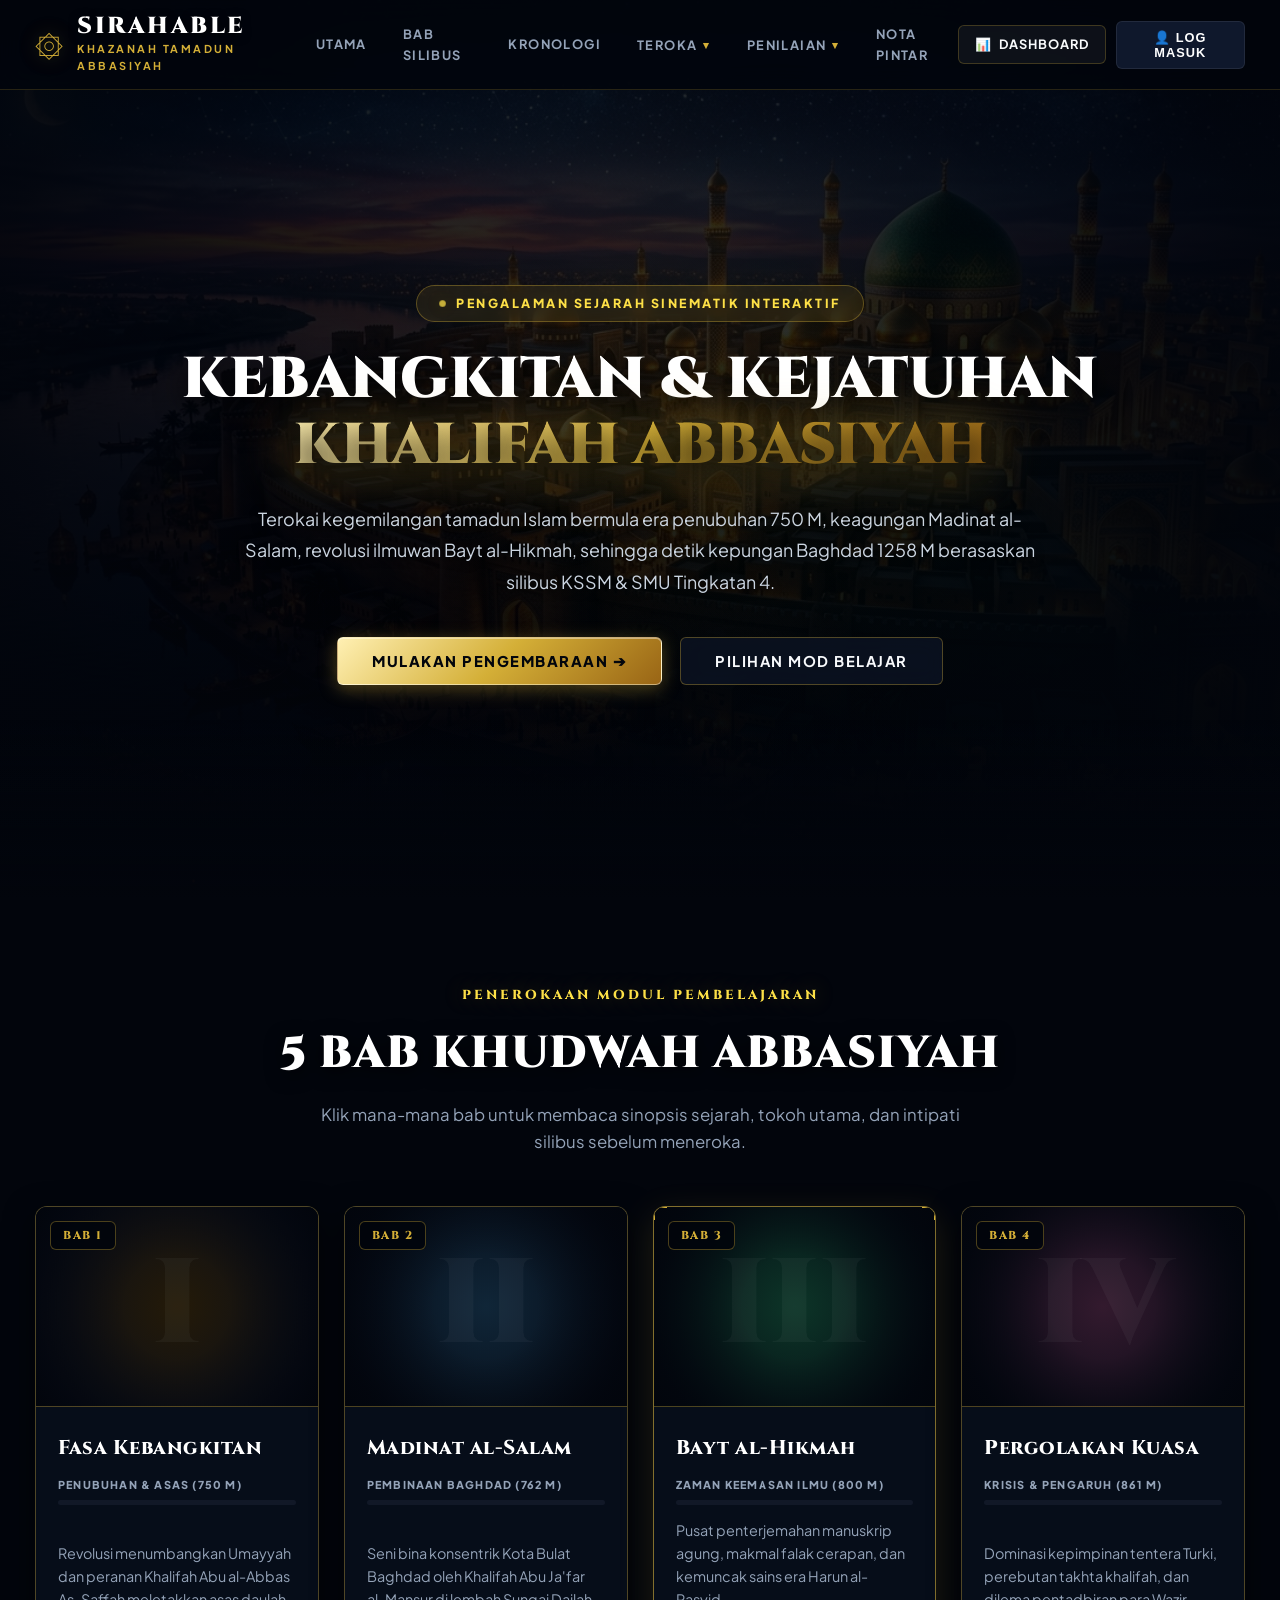
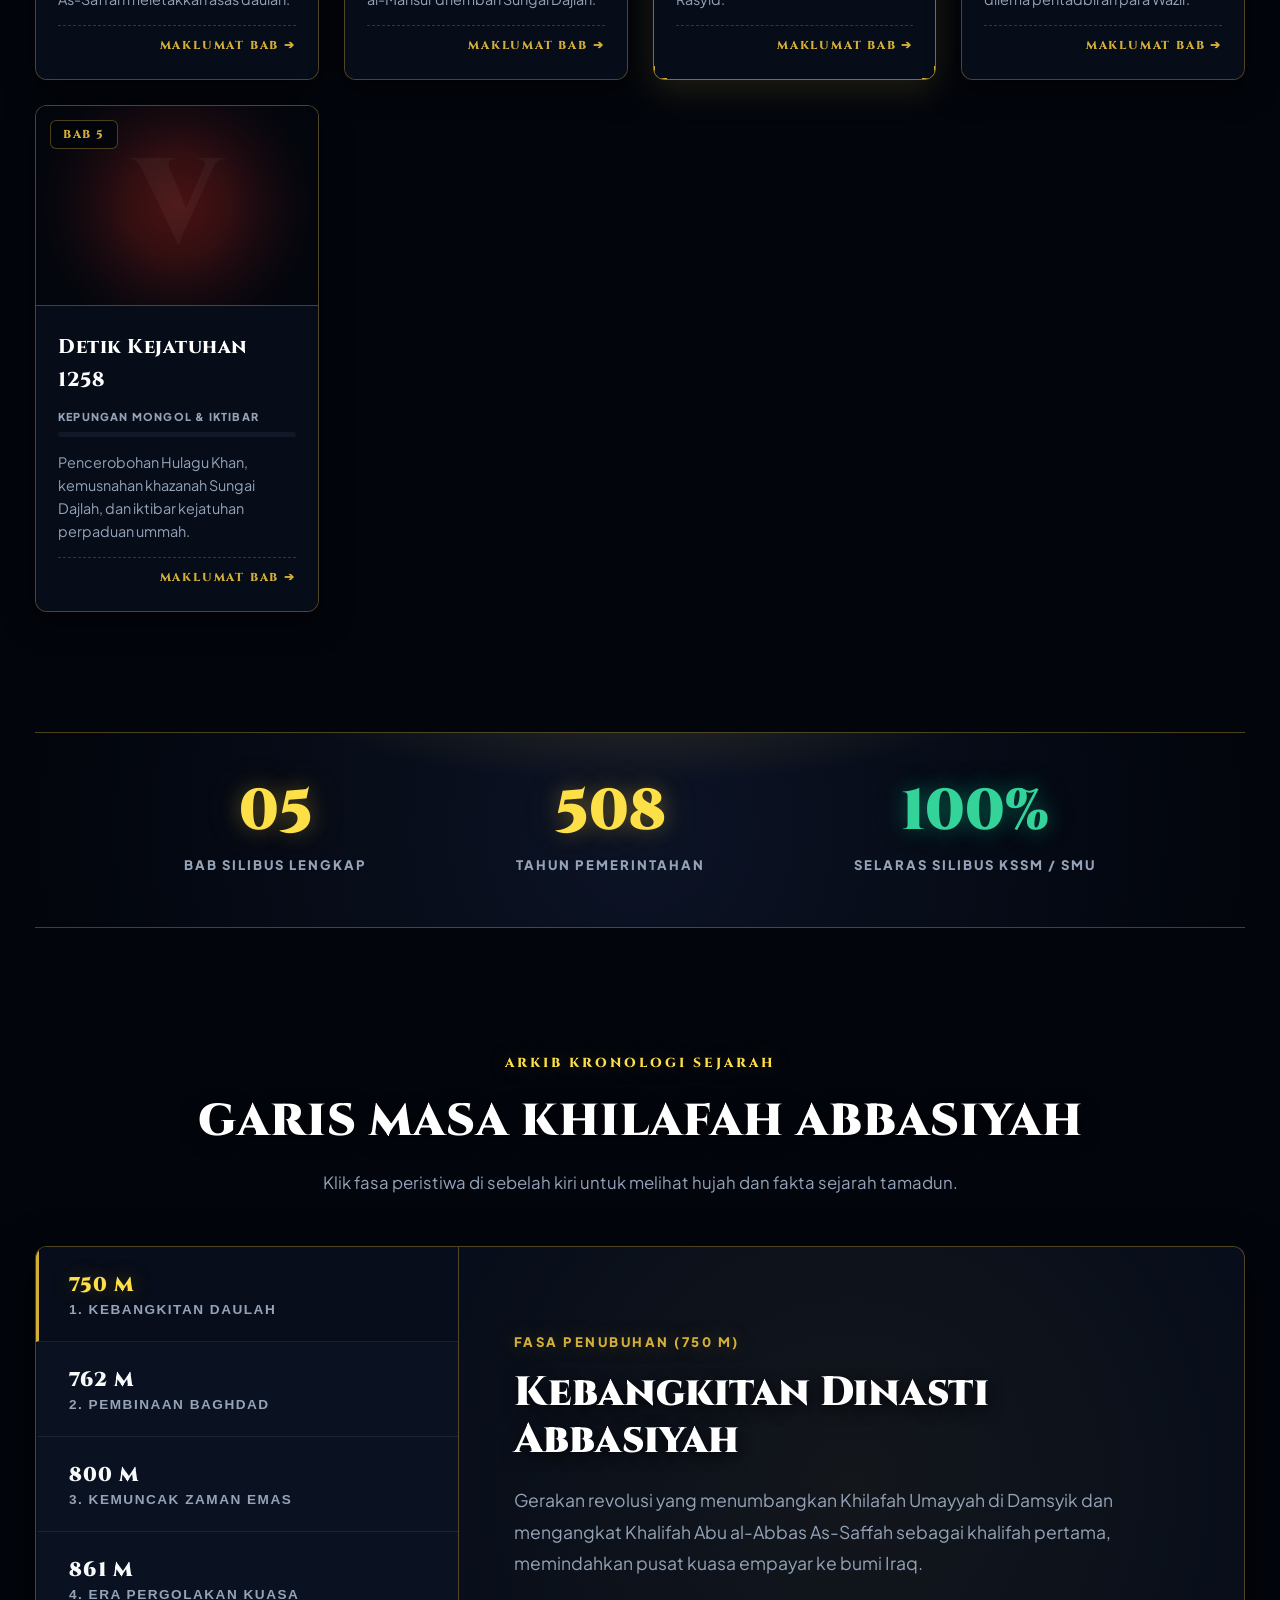
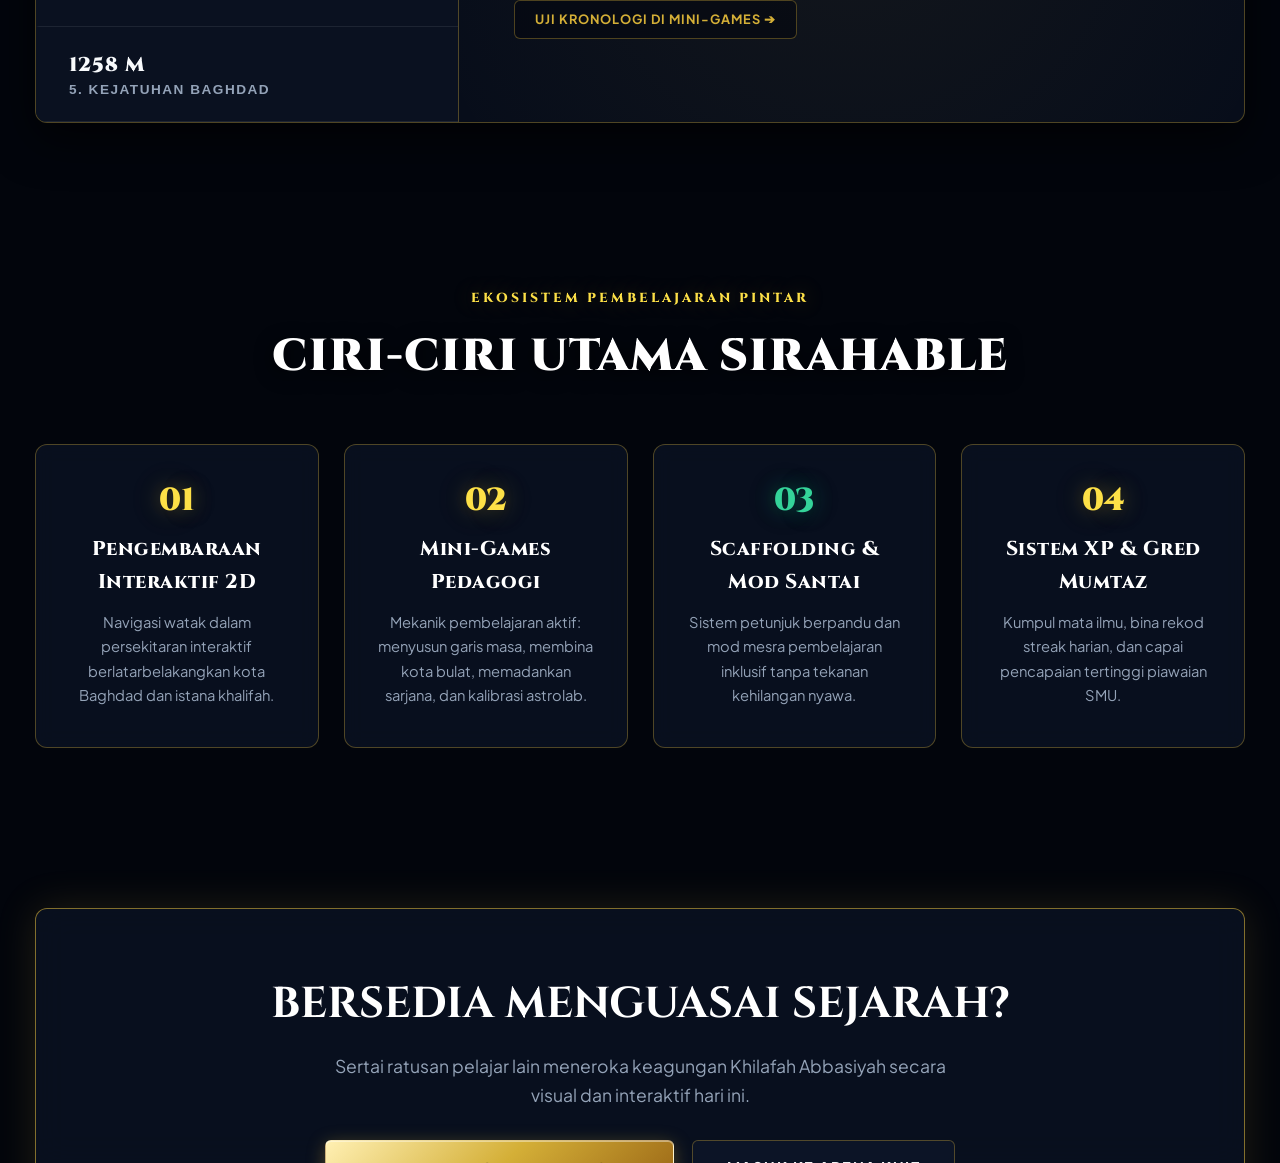
<file: belajar.html>
<!DOCTYPE html>
<html lang="ms">
<head>
    <meta charset="UTF-8">
    <meta name="viewport" content="width=device-width, initial-scale=1.0">
    <title>EDUSYS — Portal Belajar & Nota Pintar</title>
    <link href="https://fonts.googleapis.com/css2?family=Cinzel:wght@600;700&family=Plus+Jakarta+Sans:wght@400;500;600;700;800&family=Amiri:wght@400;700&display=swap" rel="stylesheet">
    <link rel="stylesheet" href="Assets/css/homepage.css">

    <style>
        :root {
            --bg-color: #040810;
            --text-color: #F1F5F9;
            --panel-bg: rgba(10, 20, 38, 0.8);
            --panel-bg-solid: #0A1526;
            --border-color: rgba(212, 175, 55, 0.3);
            --gold: #D4AF37;
            --gold-soft: rgba(212, 175, 55, 0.12);
            --ai-teal: #4ECCA3;
            --ai-teal-soft: rgba(78, 204, 163, 0.12);
            --danger: #E8604C;
            --danger-soft: rgba(232, 96, 76, 0.12);
            --muted: #8895A7;
            --radius: 12px;
            --font-scale: 1;
        }
        body.focus-mode {
            --bg-color: #000000;
            --panel-bg: #0A0A0A;
            --panel-bg-solid: #0A0A0A;
            --border-color: #222;
            --text-color: #A0AAB5;
            --muted: #5C6672;
        }

        * { box-sizing: border-box; }
        body { background-color: var(--bg-color); color: var(--text-color); font-family: 'Plus Jakarta Sans', sans-serif; transition: background-color .35s ease, color .35s ease; margin: 0; }

        /* ===================== TOP READING-PROGRESS RAIL ===================== */
        .reading-rail { position: fixed; top: 0; left: 0; height: 3px; width: 0%; background: linear-gradient(90deg, var(--gold), var(--ai-teal)); z-index: 999; transition: width .12s linear; }

        .learn-container { max-width: 1300px; margin: 0 auto 60px; padding: 0 20px; display: grid; grid-template-columns: 300px 1fr; gap: 30px; }

        /* ===================== HEADER ===================== */
        .learn-header { grid-column: 1 / -1; display: flex; justify-content: space-between; align-items: center; border-bottom: 1px solid var(--border-color); padding: 24px 0 20px; position: sticky; top: 0; background: var(--bg-color); z-index: 50; }
        .edusys-title { font-weight: 800; font-size: 2rem; color: #FFF; margin: 0; letter-spacing: .3px; }
        .edusys-title span { color: var(--gold); }
        .edusys-title small { font-size: 1.1rem; font-weight: 400; color: var(--muted); margin-left: 6px; }
        .btn-back { padding: 10px 20px; background: rgba(255,255,255,0.05); color: #94A3B8; text-decoration: none; border-radius: 8px; border: 1px solid var(--border-color); font-size: .9rem; white-space: nowrap; }
        .btn-back:hover { color: #040810; background: var(--gold); }

        /* ===================== SIDEBAR ===================== */
        .sidebar { background: var(--panel-bg); border: 1px solid var(--border-color); border-radius: var(--radius); padding: 20px; height: fit-content; position: sticky; top: 100px; }
        .sidebar h3 { color: var(--gold); font-family: 'Cinzel', serif; margin: 0 0 15px; border-bottom: 1px solid var(--border-color); padding-bottom: 10px; font-size: 1.05rem; letter-spacing: .5px; }

        /* Lampu Ilmu — signature progress lamp */
        .ilmu-meter { display: flex; align-items: center; gap: 14px; background: rgba(0,0,0,0.35); border: 1px solid var(--border-color); border-radius: 10px; padding: 14px; margin-bottom: 18px; }
        .lamp-wrap { width: 40px; height: 52px; position: relative; flex-shrink: 0; }
        .lamp-wrap svg { width: 100%; height: 100%; display: block; }
        .lamp-flame { transform-origin: 20px 14px; animation: flicker 2.4s ease-in-out infinite; filter: drop-shadow(0 0 4px var(--gold)); }
        @keyframes flicker { 0%,100% { transform: scale(1) translateY(0); opacity: .95; } 50% { transform: scale(1.08) translateY(-1px); opacity: 1; } }
        .ilmu-meter-text { flex: 1; }
        .ilmu-meter-text .label { font-size: .72rem; text-transform: uppercase; letter-spacing: .8px; color: var(--muted); display: block; margin-bottom: 4px; }
        .ilmu-meter-text .pct { font-family: 'Cinzel', serif; color: var(--gold); font-size: 1.3rem; font-weight: 700; }
        .ilmu-bar-track { height: 5px; background: rgba(255,255,255,0.08); border-radius: 4px; margin-top: 8px; overflow: hidden; }
        .ilmu-bar-fill { height: 100%; width: 0%; background: linear-gradient(90deg, var(--gold), #F3D97A); transition: width .5s ease; }

        .module-list { list-style: none; padding: 0; margin: 0; }
        .module-list li { padding: 12px 14px; border-radius: 8px; margin-bottom: 8px; cursor: pointer; transition: .2s; color: var(--text-color); border: 1px solid transparent; display: flex; align-items: center; gap: 10px; font-size: .93rem; }
        .module-list li:hover { background: var(--gold-soft); border-color: var(--gold); }
        .module-list li.active { background: var(--gold); color: #040810; font-weight: 700; }
        .module-list li.active .mod-check { border-color: #040810; }
        .module-list li .mod-name { flex: 1; }
        .mod-check { width: 18px; height: 18px; border-radius: 50%; border: 1.5px solid var(--border-color); flex-shrink: 0; display: flex; align-items: center; justify-content: center; font-size: .65rem; }
        .module-list li.done .mod-check { background: var(--ai-teal); border-color: var(--ai-teal); color: #040810; }
        .module-list li.locked { opacity: .45; cursor: not-allowed; }

        .sidebar-hint { font-size: .78rem; color: var(--muted); margin-top: 14px; line-height: 1.5; border-top: 1px dashed var(--border-color); padding-top: 12px; }

        /* ===================== CONTENT AREA ===================== */
        .content-area { background: var(--panel-bg); border: 1px solid var(--border-color); border-radius: var(--radius); padding: 40px; position: relative; }

        .smart-tools { display: flex; flex-wrap: wrap; gap: 10px; margin-bottom: 26px; background: rgba(0,0,0,0.3); padding: 10px; border-radius: 8px; }
        .tool-btn { flex: 1; min-width: 140px; padding: 10px; border: 1px solid var(--border-color); background: rgba(255,255,255,0.05); color: var(--gold); border-radius: 6px; cursor: pointer; font-weight: 600; font-size: .85rem; transition: .2s; display: flex; justify-content: center; align-items: center; gap: 8px; font-family: inherit; }
        .tool-btn:hover { background: rgba(212, 175, 55, 0.2); }
        .tool-btn.ai-btn { background: var(--ai-teal-soft); border-color: var(--ai-teal); color: var(--ai-teal); }
        .tool-btn.ai-btn:hover { background: var(--ai-teal); color: #040810; }
        .tool-btn:disabled { opacity: .6; cursor: wait; }

        /* Font size + utility row */
        .util-row { display: flex; justify-content: space-between; align-items: center; margin-bottom: 24px; gap: 12px; flex-wrap: wrap; }
        .font-ctrl { display: flex; align-items: center; gap: 6px; background: rgba(0,0,0,0.3); border: 1px solid var(--border-color); border-radius: 8px; padding: 4px; }
        .font-ctrl button { width: 30px; height: 30px; border-radius: 6px; border: none; background: transparent; color: var(--text-color); cursor: pointer; font-weight: 700; font-size: .95rem; }
        .font-ctrl button:hover { background: var(--gold-soft); color: var(--gold); }
        .search-box { position: relative; flex: 1; min-width: 180px; max-width: 260px; }
        .search-box input { width: 100%; padding: 8px 12px 8px 34px; background: rgba(0,0,0,0.3); border: 1px solid var(--border-color); border-radius: 8px; color: var(--text-color); font-family: inherit; font-size: .85rem; }
        .search-box input::placeholder { color: var(--muted); }
        .search-box .icon { position: absolute; left: 10px; top: 50%; transform: translateY(-50%); font-size: .85rem; opacity: .6; }
        .search-count { font-size: .75rem; color: var(--muted); white-space: nowrap; }
        mark.hit { background: var(--gold); color: #040810; border-radius: 2px; }
        mark.hit.current { background: var(--ai-teal); }

        .ai-summary-box { display: none; background: var(--ai-teal-soft); border-left: 4px solid var(--ai-teal); padding: 20px; border-radius: 8px; margin-bottom: 30px; }
        .ai-summary-box h4 { color: var(--ai-teal); margin: 0 0 10px; display: flex; align-items: center; gap: 8px; font-size: 1rem; }
        .ai-summary-box ul { padding-left: 20px; color: #E2E8F0; line-height: 1.7; margin: 0; }

        .article-title { font-family: 'Cinzel', serif; font-size: clamp(1.6rem, 2.4vw, 2.2rem); color: #FFF; margin-bottom: 15px; }
        .article-meta { color: #94A3B8; font-size: .85rem; margin-bottom: 30px; display: flex; gap: 14px; flex-wrap: wrap; align-items: center; }
        .article-meta .dot { opacity: .5; }
        .article-body { font-size: calc(1.1rem * var(--font-scale)); line-height: 1.85; color: var(--text-color); }
        .article-body p { margin-bottom: 20px; }
        .article-body p::selection { background: var(--gold-soft); color: var(--gold); }

        .highlight { background: var(--gold-soft); border-bottom: 2px solid var(--gold); border-radius: 2px; padding: 0 1px; cursor: pointer; }
        .tts-active-reading { background: rgba(212, 175, 55, 0.12) !important; border-left: 3px solid var(--gold) !important; padding-left: 14px !important; border-radius: 4px; transition: all 0.3s ease; }
        .tool-btn.reading-active { background: var(--gold) !important; color: #040810 !important; font-weight: 700; box-shadow: 0 0 15px rgba(212, 175, 55, 0.5); }
        .voice-select { background: rgba(255, 255, 255, 0.05); border: 1px solid var(--border-color); color: var(--gold); border-radius: 8px; padding: 8px 12px; font-size: 0.88rem; font-family: inherit; cursor: pointer; outline: none; transition: all 0.2s ease; }
        .voice-select:hover, .voice-select:focus { border-color: var(--gold); background: rgba(212, 175, 55, 0.1); }
        .voice-select option { background: #0B132B; color: #FFF; }

        /* Floating highlight popover */
        .hl-popover { position: absolute; display: none; background: #10182B; border: 1px solid var(--gold); border-radius: 8px; padding: 6px; gap: 6px; z-index: 200; box-shadow: 0 8px 24px rgba(0,0,0,.5); }
        .hl-popover button { background: none; border: none; color: var(--text-color); font-size: .85rem; padding: 6px 10px; cursor: pointer; border-radius: 5px; }
        .hl-popover button:hover { background: var(--gold-soft); color: var(--gold); }

        /* Nota Peribadi */
        .personal-notes { margin-top: 34px; border-top: 1px solid var(--border-color); padding-top: 22px; }
        .personal-notes h4 { font-family: 'Cinzel', serif; color: var(--gold); font-size: 1rem; margin: 0 0 10px; display: flex; align-items: center; gap: 8px; }
        .personal-notes textarea { width: 100%; min-height: 90px; resize: vertical; background: rgba(0,0,0,0.3); border: 1px solid var(--border-color); border-radius: 8px; padding: 12px; color: var(--text-color); font-family: inherit; font-size: .9rem; line-height: 1.6; }
        .personal-notes textarea:focus { outline: none; border-color: var(--gold); }
        .save-status { font-size: .72rem; color: var(--muted); margin-top: 6px; height: 14px; }

        /* Kuiz Ringkas */
        .quiz-section { margin-top: 34px; border-top: 1px solid var(--border-color); padding-top: 22px; }
        .quiz-section h4 { font-family: 'Cinzel', serif; color: var(--gold); font-size: 1rem; margin: 0 0 6px; }
        .quiz-section .sub { color: var(--muted); font-size: .85rem; margin-bottom: 16px; }
        .quiz-card { background: rgba(0,0,0,0.3); border: 1px solid var(--border-color); border-radius: 10px; padding: 18px; margin-bottom: 14px; }
        .quiz-q { font-weight: 600; margin-bottom: 12px; color: #FFF; }
        .quiz-options { display: grid; gap: 8px; }
        .quiz-opt { text-align: left; padding: 10px 12px; border-radius: 7px; border: 1px solid var(--border-color); background: rgba(255,255,255,0.03); color: var(--text-color); cursor: pointer; font-family: inherit; font-size: .88rem; }
        .quiz-opt:hover { border-color: var(--gold); }
        .quiz-opt.correct { background: var(--ai-teal-soft); border-color: var(--ai-teal); color: var(--ai-teal); }
        .quiz-opt.wrong { background: var(--danger-soft); border-color: var(--danger); color: var(--danger); }
        .quiz-opt:disabled { cursor: default; }
        .quiz-result { text-align: center; padding: 16px; font-family: 'Cinzel', serif; color: var(--gold); font-size: 1.05rem; }
        .quiz-result .btn-retry { display: inline-block; margin-top: 10px; padding: 8px 18px; background: var(--gold); color: #040810; border: none; border-radius: 7px; font-weight: 700; cursor: pointer; font-family: 'Plus Jakarta Sans'; }

        /* Kad Imbas (Flashcards) */
        .flash-overlay { display: none; position: fixed; inset: 0; background: rgba(2,5,12,0.85); backdrop-filter: blur(4px); z-index: 500; align-items: center; justify-content: center; padding: 20px; }
        .flash-modal { width: 100%; max-width: 480px; }
        .flash-modal-head { display: flex; justify-content: space-between; align-items: center; color: var(--muted); font-size: .8rem; margin-bottom: 14px; }
        .flash-modal-head .close-flash { cursor: pointer; color: var(--muted); background: none; border: none; font-size: 1.3rem; line-height: 1; }
        .flash-modal-head .close-flash:hover { color: var(--gold); }
        .flashcard { background: var(--panel-bg-solid); border: 1px solid var(--gold); border-radius: 14px; min-height: 220px; display: flex; align-items: center; justify-content: center; text-align: center; padding: 30px; cursor: pointer; perspective: 1000px; position: relative; }
        .flashcard .face { font-size: 1.15rem; line-height: 1.6; color: #FFF; }
        .flashcard .face.back { color: var(--ai-teal); display: none; }
        .flashcard.flipped .face.front { display: none; }
        .flashcard.flipped .face.back { display: block; }
        .flashcard .tap-hint { position: absolute; bottom: 10px; font-size: .7rem; color: var(--muted); left: 0; right: 0; }
        .flash-nav { display: flex; justify-content: space-between; align-items: center; margin-top: 16px; }
        .flash-nav button { background: rgba(255,255,255,0.06); border: 1px solid var(--border-color); color: var(--text-color); padding: 9px 16px; border-radius: 8px; cursor: pointer; font-family: inherit; }
        .flash-nav button:hover { border-color: var(--gold); color: var(--gold); }
        .flash-nav .counter { color: var(--muted); font-size: .82rem; }

        /* Pomodoro Timer — floating */
        .study-timer { position: fixed; bottom: 20px; right: 20px; background: var(--panel-bg-solid); border: 1px solid var(--border-color); border-radius: 14px; padding: 14px 16px; z-index: 300; display: flex; align-items: center; gap: 12px; box-shadow: 0 10px 30px rgba(0,0,0,.4); }
        .study-timer .digits { font-family: 'Cinzel', serif; font-size: 1.3rem; color: var(--gold); min-width: 62px; text-align: center; }
        .study-timer .timer-btn { width: 30px; height: 30px; border-radius: 50%; border: 1px solid var(--border-color); background: rgba(255,255,255,0.05); color: var(--text-color); cursor: pointer; font-size: .8rem; }
        .study-timer .timer-btn:hover { border-color: var(--gold); color: var(--gold); }
        .study-timer .timer-label { font-size: .68rem; color: var(--muted); text-transform: uppercase; letter-spacing: .5px; }
        .study-timer.collapsed .digits, .study-timer.collapsed .timer-actions { display: none; }
        .study-timer .toggle-collapse { background: none; border: none; color: var(--muted); cursor: pointer; font-size: .9rem; }

        @media (max-width: 860px) {
            .learn-container { grid-template-columns: 1fr; }
            .sidebar { position: static; }
            .content-area { padding: 24px; }
            .study-timer { right: 12px; bottom: 12px; }
        }

        [hidden] { display: none !important; }
    </style>
</head>
<body>

    <div class="reading-rail" id="reading-rail"></div>

    <div class="learn-container">
        <!-- HEADER -->
        <header class="learn-header">
            <h1 class="edusys-title">EDU<span>SYS</span><small>| Pusat Nota Pintar</small></h1>
            <div style="display:flex; gap:8px; align-items:center; flex-wrap:wrap;">
                <a href="dashboard.html" class="btn-back">📊 Dashboard</a>
                <a href="peta.html" class="btn-back" style="border-color:#38bdf8; color:#7dd3fc;">🗺️ Peta Empayar</a>
                <a href="galeri.html" class="btn-back" style="border-color:#d4af37; color:#fef08a;">🏛️ Galeri Artifak</a>
                <a href="minigames.html" class="btn-back">🧩 Mini-Games</a>
                <a href="quiz.html" class="btn-back">⚔️ Arena Kuiz</a>
                <a href="game.html" class="btn-back" style="background:rgba(212,175,55,0.18); border-color:#d4af37; color:#fef08a;">🎮 Pengembaraan 2D</a>
            </div>
        </header>

        <!-- SIDEBAR SENARAI MODUL -->
        <aside class="sidebar">
            <h3>Senarai Modul</h3>

            <div class="ilmu-meter" title="Lampu Ilmu — cahaya bertambah terang mengikut kemajuan belajar anda">
                <div class="lamp-wrap">
                    <svg viewBox="0 0 40 52">
                        <ellipse cx="20" cy="46" rx="10" ry="3" fill="rgba(212,175,55,0.15)"/>
                        <path d="M12 30 C12 20 28 20 28 30 C28 37 22 38 22 44 L18 44 C18 38 12 37 12 30 Z" fill="none" stroke="var(--border-color)" stroke-width="1.4"/>
                        <rect x="17" y="44" width="6" height="4" rx="1" fill="none" stroke="var(--border-color)" stroke-width="1.2"/>
                        <path id="lamp-flame" class="lamp-flame" d="M20 15 C24 20 24 26 20 29 C16 26 16 20 20 15 Z" fill="var(--gold)" opacity="0.15"/>
                    </svg>
                </div>
                <div class="ilmu-meter-text">
                    <span class="label">Lampu Ilmu</span>
                    <span class="pct" id="ilmu-pct">0%</span>
                    <div class="ilmu-bar-track"><div class="ilmu-bar-fill" id="ilmu-bar-fill"></div></div>
                </div>
            </div>

            <ul class="module-list" id="module-list">
                <li class="active" data-mod="1"><span class="mod-check">✓</span><span class="mod-name">Bab 1: Kebangkitan Abbasiyah</span></li>
                <li data-mod="2"><span class="mod-check">✓</span><span class="mod-name">Bab 2: Kota Baghdad</span></li>
                <li data-mod="3"><span class="mod-check">✓</span><span class="mod-name">Bab 3: Era Keemasan Ilmu</span></li>
                <li data-mod="4"><span class="mod-check">✓</span><span class="mod-name">Bab 4: Kemerosotan Politik</span></li>
                <li data-mod="5"><span class="mod-check">✓</span><span class="mod-name">Bab 5: Kejatuhan Empayar</span></li>
            </ul>

            <p class="sidebar-hint">Tandakan modul sebagai "selesai" dengan menjawab kuiz ringkas di penghujung nota. Nota lain kekal sebagai draf — sambung bila-bila masa.</p>
        </aside>

        <!-- KAWASAN KANDUNGAN NOTA -->
        <main class="content-area">

            <div class="smart-tools">
                <button class="tool-btn" id="btn-read">🔊 Baca Teks</button>
                <select id="voice-select" class="tool-btn voice-select" title="Pilih Gaya Suara Pembaca Berita Melayu">
                    <option value="osman">🎙️ Berita TV3 (Ustaz Osman)</option>
                    <option value="yasmin">🎙️ Berita TV3 (Yasmin)</option>
                </select>
                <button class="tool-btn ai-btn" id="btn-ai-summary">Rumusan AI</button>
                <button class="tool-btn" id="btn-flashcards">Kad Imbas</button>
                <button class="tool-btn" id="btn-focus">Mod Fokus</button>
                <button class="tool-btn" id="btn-upload-my-notes" style="border-color:var(--ai-teal); color:var(--ai-teal);" title="Muat naik fail PDF/Word/Teks untuk dianalisis oleh AI">📤 Muat Naik Nota</button>
                <input type="file" id="note-file-input" hidden accept=".pdf,.docx,.doc,.txt,.md">
            </div>

            <div class="util-row">
                <div class="font-ctrl" title="Saiz teks">
                    <button id="font-dec">A−</button>
                    <button id="font-inc">A+</button>
                </div>
                <div class="search-box">
                    <input type="text" id="note-search" placeholder="Cari dalam nota…">
                </div>
                <span class="search-count" id="search-count"></span>
            </div>

            <div class="ai-summary-box" id="ai-summary-box">
                <h4>Rumusan Pintar EDUSYS AI</h4>
                <ul id="ai-bullets"></ul>
            </div>

            <h1 class="article-title" id="note-title">Sejarah Kebangkitan Bani Abbasiyah</h1>
            <div class="article-meta">
                <span>Dimuat naik oleh: Ustaz Ahmad</span>
                <span class="dot">•</span>
                <span>Masa membaca: 3 Minit</span>
                <span class="dot">•</span>
                <span id="highlight-count">0 penanda</span>
            </div>

            <div class="article-body" id="note-content">
                <p>Kerajaan Bani Abbasiyah diasaskan pada tahun 750 Masihi selepas berjaya menumbangkan kerajaan Bani Umayyah. Gerakan revolusi ini bermula secara rahsia di wilayah Khurasan, dipimpin oleh seorang tokoh strategik bernama Abu Muslim al-Khurasani.</p>
                <p>Kelemahan pentadbiran Umayyah pada fasa akhir, termasuk isu diskriminasi terhadap golongan Mawali (orang Islam bukan Arab) dan cukai yang tidak adil, telah menyemarakkan api kemarahan rakyat. Golongan Abbasiyah mengambil kesempatan ini dengan melaungkan slogan mengembalikan hak kekhalifahan kepada keluarga Nabi Muhammad SAW melalui keturunan bapa saudara baginda, Al-Abbas.</p>
                <p>Selepas mencapai kemenangan mutlak dalam Pertempuran Zab, Abu al-Abbas As-Saffah telah diisytiharkan sebagai Khalifah pertama, menandakan bermulanya sebuah era baharu yang kelak akan memimpin dunia dalam bidang sains dan falsafah.</p>
            </div>

            <!-- Nota Peribadi Pelajar -->
            <div class="personal-notes">
                <h4>Nota Peribadi</h4>
                <textarea id="personal-note-input" placeholder="Tulis rumusan sendiri, soalan yang timbul, atau apa jua yang anda nak ingat…"></textarea>
                <div class="save-status" id="note-save-status"></div>
            </div>

            <!-- Kuiz Ringkas -->
            <div class="quiz-section">
                <h4>Uji Kefahaman Anda</h4>
                <p class="sub">Jawab 3 soalan ini untuk menandakan Bab 1 sebagai selesai.</p>
                <div id="quiz-root"></div>
            </div>

        </main>
    </div>

    <!-- Kad Imbas Overlay -->
    <div class="flash-overlay" id="flash-overlay">
        <div class="flash-modal">
            <div class="flash-modal-head">
                <span>Kad Imbas — Bab 1</span>
                <button class="close-flash" id="close-flash">✕</button>
            </div>
            <div class="flashcard" id="flashcard">
                <div class="face front" id="flash-front">Tekan "Rumusan AI" dahulu untuk sediakan kad imbas.</div>
                <div class="face back" id="flash-back"></div>
                <span class="tap-hint">Tekan kad untuk balik</span>
            </div>
            <div class="flash-nav">
                <button id="flash-prev">‹ Sebelum</button>
                <span class="counter" id="flash-counter">0 / 0</span>
                <button id="flash-next">Seterus ›</button>
            </div>
        </div>
    </div>

    <!-- Highlight popover -->
    <div class="hl-popover" id="hl-popover">
        <button id="hl-make">Sorot Teks</button>
    </div>

    <!-- Pomodoro Timer -->
    <div class="study-timer" id="study-timer">
        <button class="toggle-collapse" id="timer-collapse-btn">MASA</button>
        <div class="digits" id="timer-digits">25:00</div>
        <div class="timer-actions" style="display:flex; gap:6px; align-items:center;">
            <button class="timer-btn" id="timer-start" title="Mula">▶</button>
            <button class="timer-btn" id="timer-reset" title="Set semula">↺</button>
        </div>
    </div>

    <script src="Assets/js/sound-effects.js"></script>
    <script src="Assets/js/belajar.js?v=4"></script>
</body>
</html>
</file>
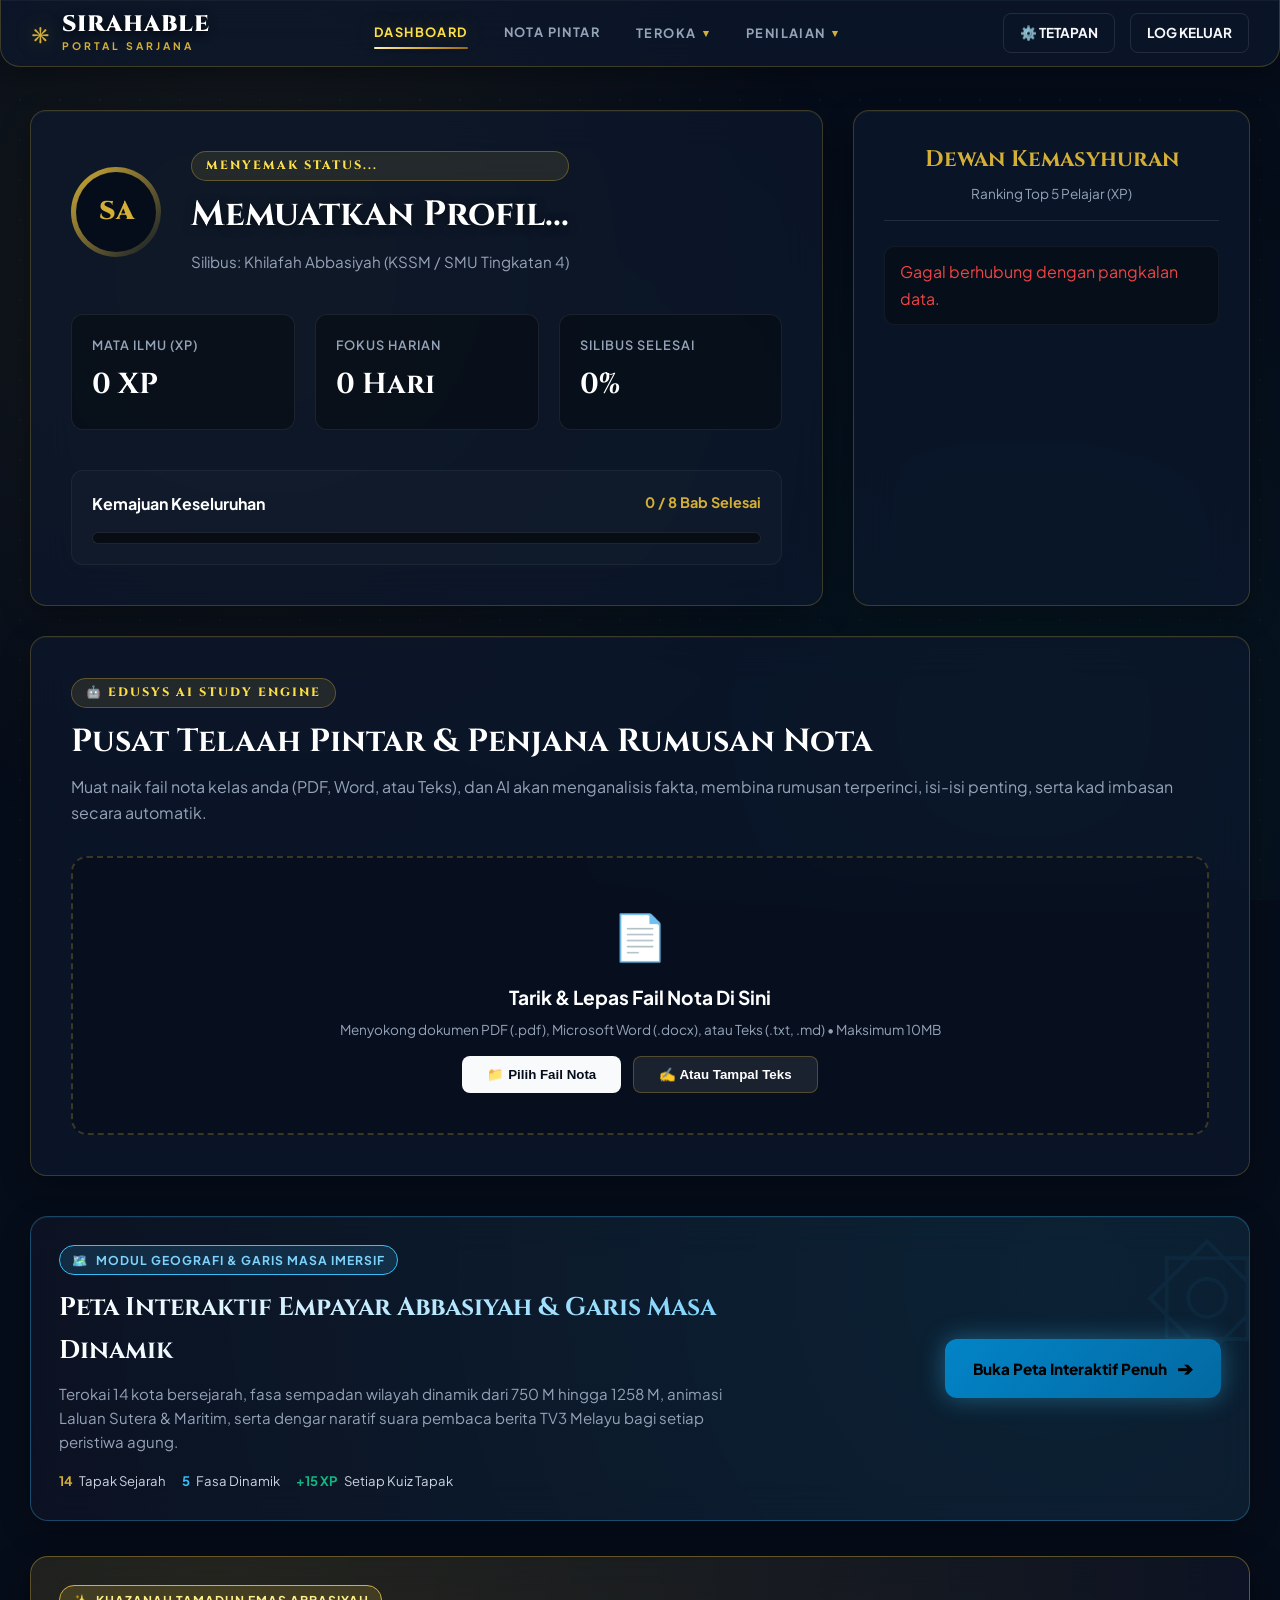
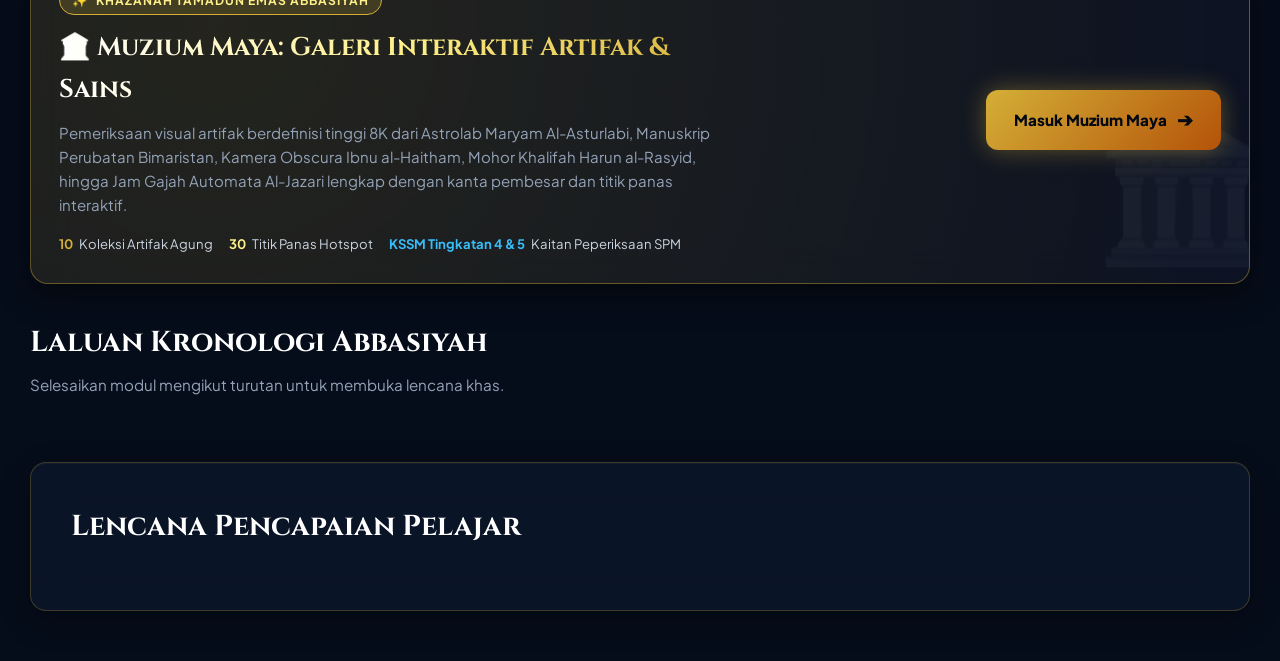
<file: dashboard.html>
<!DOCTYPE html>
<html lang="ms">
<head>
    <meta charset="UTF-8">
    <meta name="viewport" content="width=device-width, initial-scale=1.0">
    <title>SirahAble — Hab Pembelajaran Sarjana</title>
    
    <link rel="preconnect" href="https://fonts.googleapis.com">
    <link rel="preconnect" href="https://fonts.gstatic.com" crossorigin>
    <link href="https://fonts.googleapis.com/css2?family=Amiri:ital,wght@0,400;0,700;1,400&family=Cinzel:wght@600;700;900&family=Plus+Jakarta+Sans:wght@400;500;600;700;800&display=swap" rel="stylesheet">
    
    <!-- Gunakan CSS Utama dan CSS Dashboard -->
<link rel="stylesheet" href="Assets/css/homepage.css?v=2">
<link rel="stylesheet" href="Assets/css/dashboard.css?v=2">
</head>
<body class="dashboard-theme">

    <!-- Latar Belakang Geometri & Cahaya -->
    <div class="dash-bg-glow"></div>
    <div class="islamic-grid-pattern"></div>

    <!-- Header Navigasi -->
    <header class="dash-nav glass-morphism">
        <div class="nav-container">
            <a href="dashboard.html" class="brand-logo">
                <span class="rub-el-hizb">۞</span>
                <div class="brand-text">
                    <span class="title">SIRAHABLE</span>
                    <span class="subtitle">PORTAL SARJANA</span>
                </div>
            </a>

            <!-- MENU BAR BERKELAS & KEMAS -->
            <nav class="nav-menu" id="nav-menu">
                <a href="dashboard.html" class="nav-link active">DASHBOARD</a>
                <a href="belajar.html" class="nav-link">NOTA PINTAR</a>

                <!-- DROPDOWN 1: MOD PENJELAJAHAN 2D & PETA -->
                <div class="nav-dropdown">
                    <button class="dropdown-toggle" type="button" aria-haspopup="true">
                        <span>TEROKA</span>
                        <span class="dropdown-caret">▾</span>
                    </button>
                    <div class="dropdown-menu">
                        <a href="peta.html" class="dropdown-item">
                            <span class="item-icon">🗺️</span>
                            <div class="item-info">
                                <span class="item-title">Peta Empayar Interaktif</span>
                                <span class="item-desc">14 tapak kota & laluan ekspedisi</span>
                            </div>
                        </a>
                        <a href="galeri.html" class="dropdown-item">
                            <span class="item-icon">🏛️</span>
                            <div class="item-info">
                                <span class="item-title">Galeri Artifak Interaktif</span>
                                <span class="item-desc">Koleksi khazanah & titik panas ilmiah</span>
                            </div>
                        </a>
                        <a href="game.html" class="dropdown-item">
                            <span class="item-icon">🎮</span>
                            <div class="item-info">
                                <span class="item-title">Pengembaraan 2D SirahAble</span>
                                <span class="item-desc">Penerokaan platformer berpandu bab</span>
                            </div>
                        </a>
                        <a href="minigames.html" class="dropdown-item">
                            <span class="item-icon">🧩</span>
                            <div class="item-info">
                                <span class="item-title">Pusat Mini-Games</span>
                                <span class="item-desc">Susun garis masa & padanan tokoh</span>
                            </div>
                        </a>
                    </div>
                </div>

                <!-- DROPDOWN 2: PENILAIAN & LENCANA -->
                <div class="nav-dropdown">
                    <button class="dropdown-toggle" type="button" aria-haspopup="true">
                        <span>PENILAIAN</span>
                        <span class="dropdown-caret">▾</span>
                    </button>
                    <div class="dropdown-menu">
                        <a href="quiz.html" class="dropdown-item">
                            <span class="item-icon">⚔️</span>
                            <div class="item-info">
                                <span class="item-title">Arena Kuiz SMU</span>
                                <span class="item-desc">Ujian berfakta silibus KSSM</span>
                            </div>
                        </a>
                        <a href="final_challenge.html" class="dropdown-item">
                            <span class="item-icon">🏆</span>
                            <div class="item-info">
                                <span class="item-title">Cabaran Akhir Silibus</span>
                                <span class="item-desc">Penilaian penentu gred Mumtaz</span>
                            </div>
                        </a>
                        <a href="achievements.html" class="dropdown-item">
                            <span class="item-icon">🎖️</span>
                            <div class="item-info">
                                <span class="item-title">Galeri Lencana Kehormatan</span>
                                <span class="item-desc">Koleksi pencapaian & ganjaran XP</span>
                            </div>
                        </a>
                    </div>
                </div>
            </nav>

            <div class="nav-actions">
                <a href="settings.html" class="btn-dash-ghost" title="Tetapan Akaun Pelajar">⚙️ TETAPAN</a>
                <a href="api/logout.php" class="btn-dash-ghost logout" title="Keluar daripada Portal">LOG KELUAR</a>
                <button class="mobile-menu-toggle" id="btn-mobile-toggle" aria-label="Buka Menu Navigasi">
                    <span></span><span></span><span></span>
                </button>
            </div>
        </div>
    </header>

    <main class="dashboard-wrapper">
        
        <!-- BARIS ATAS: Profil Pelajar & Leaderboard -->
        <div class="dash-top-grid">
            
            <!-- PANEL KIRI: Profil & Metrik Utama -->
            <section class="profile-panel glass-morphism">
                <div class="profile-header">
                    <div class="avatar-ring">
                        <div class="avatar-seal">
                            <span class="seal-icon" style="font-family:'Cinzel', serif; font-weight:900; font-size:1.6rem; color:var(--dash-gold);">SA</span>
                        </div>
                    </div>
                    <div class="profile-info">
                        <span class="gold-badge" id="student-rank">Menyemak Status...</span>
                        <h1 id="student-name">Memuatkan Profil...</h1>
                        <p class="meta-desc">Silibus: Khilafah Abbasiyah (KSSM / SMU Tingkatan 4)</p>
                    </div>
                </div>

                <div class="stats-overview-grid">
                    <div class="stat-box">
                        <div>
                            <p>Mata Ilmu (XP)</p>
                            <h3 id="dash-xp">0 XP</h3>
                        </div>
                    </div>
                    <div class="stat-box">
                        <div>
                            <p>Fokus Harian</p>
                            <h3 id="dash-streak">0 Hari</h3>
                        </div>
                    </div>
                    <div class="stat-box">
                        <div>
                            <p>Silibus Selesai</p>
                            <h3 id="dash-percent">0%</h3>
                        </div>
                    </div>
                </div>

                <div class="progress-container">
                    <div class="progress-header">
                        <span class="prog-title">Kemajuan Keseluruhan</span>
                        <span class="prog-text" id="progress-indicator-text">0 / 8 Bab Selesai</span>
                    </div>
                    <div class="progress-bar-bg">
                        <div class="progress-bar-fill liquid-anim" id="overall-bar-fill" style="width: 0%;"></div>
                    </div>
                </div>
            </section>

            <!-- PANEL KANAN: Leaderboard (Ranking) -->
            <section class="leaderboard-panel glass-morphism">
                <div class="panel-header">
                    <h3>Dewan Kemasyhuran</h3>
                    <p>Ranking Top 5 Pelajar (XP)</p>
                </div>
                <ul class="ranking-list" id="leaderboard-list">
                    <!-- Dijana oleh JS -->
                    <li class="rank-item skeleton-load">Memuatkan data...</li>
                </ul>
            </section>

        </div>

        <!-- BARIS TENGAH: Pusat Telaah Pintar AI (Rumusan Nota & Flashcards) -->
        <section class="ai-study-hub glass-morphism">
            <div class="ai-hub-header">
                <div class="ai-title">
                    <div>
                        <span class="gold-badge" style="margin-bottom:8px; display:inline-block;">🤖 EDUSYS AI STUDY ENGINE</span>
                        <h2>Pusat Telaah Pintar & Penjana Rumusan Nota</h2>
                        <p>Muat naik fail nota kelas anda (PDF, Word, atau Teks), dan AI akan menganalisis fakta, membina rumusan terperinci, isi-isi penting, serta kad imbasan secara automatik.</p>
                    </div>
                </div>
            </div>

            <div class="ai-upload-area" id="dropzone">
                <div class="upload-icon-anim" style="font-size:2.8rem; margin-bottom:10px;">📄</div>
                <h4>Tarik & Lepas Fail Nota Di Sini</h4>
                <p style="color:var(--dash-muted); font-size:0.85rem; margin-bottom:15px;">Menyokong dokumen PDF (.pdf), Microsoft Word (.docx), atau Teks (.txt, .md) • Maksimum 10MB</p>
                <div style="display:flex; gap:12px; justify-content:center; flex-wrap:wrap;">
                    <button class="btn-upload" id="btn-browse-file">📁 Pilih Fail Nota</button>
                    <button class="btn-upload" id="btn-toggle-paste" style="background:rgba(255,255,255,0.08); color:#FFF; border:1px solid rgba(212,175,55,0.3);">✍️ Atau Tampal Teks</button>
                </div>
                <input type="file" id="file-input" hidden accept=".pdf,.docx,.doc,.txt,.md">

                <!-- Kotak tampal teks (jika tiada fail) -->
                <div id="paste-box" class="hidden" style="margin:20px auto 0; width:100%; max-width:650px; text-align:left;">
                    <textarea id="paste-input" placeholder="Tampal atau taip isi nota anda di sini..." style="width:100%; min-height:100px; background:rgba(0,0,0,0.4); border:1px solid rgba(212,175,55,0.3); border-radius:8px; padding:12px; color:#FFF; font-family:inherit; font-size:0.9rem; resize:vertical; box-sizing:border-box;"></textarea>
                    <button class="btn-upload" id="btn-submit-paste" style="margin-top:10px; width:100%;">Jana Rumusan Daripada Teks Ini</button>
                </div>
            </div>

            <!-- Loading Spinner & Status -->
            <div class="ai-processing hidden" id="ai-processing">
                <div class="spinner"></div>
                <h4 style="color:var(--dash-gold); margin-bottom:6px;">EDUSYS AI Sedang Membaca Dokumen...</h4>
                <p style="color:var(--dash-muted); font-size:0.88rem;">Mengekstrak kata kunci sejarah, menganalisis hujah akademik, dan membina rumusan pintar...</p>
            </div>

            <!-- Hasil Rumusan AI & Flashcards -->
            <div class="ai-results hidden" id="ai-results">
                <!-- Header Status Hasil -->
                <div class="summary-result-head">
                    <div>
                        <div style="display:flex; align-items:center; gap:10px; margin-bottom:6px; flex-wrap:wrap;">
                            <span class="file-tag-badge" id="res-file-name">Nota_Sejarah.pdf</span>
                            <span class="xp-gain-badge" id="res-xp-badge">+25 XP Diperoleh! ✦</span>
                        </div>
                        <h3 id="res-title" style="color:#FFF; font-size:1.4rem; font-family:'Cinzel',serif; margin:0;">Tajuk Nota Sejarah</h3>
                    </div>
                    <div style="display:flex; gap:10px; align-items:center; flex-wrap:wrap;">
                        <button class="btn-audio-summary" id="btn-audio-summary">🔊 Dengar Rumusan TV3</button>
                        <button class="btn-reset-summary" id="btn-new-upload">↺ Muat Naik Lain</button>
                    </div>
                </div>

                <!-- Kad Rumusan Eksekutif -->
                <div class="summary-card-body">
                    <h4 style="color:var(--dash-gold); margin:0 0 10px; display:flex; align-items:center; gap:8px;">
                        <span>📋</span> Rumusan Keseluruhan (Executive Summary)
                    </h4>
                    <p id="res-summary-text" style="color:#E2E8F0; line-height:1.75; font-size:0.98rem; margin-bottom:20px;"></p>

                    <h4 style="color:#4ECCA3; margin:0 0 10px; display:flex; align-items:center; gap:8px;">
                        <span>⭐</span> Fakta & Isi-Isi Penting
                    </h4>
                    <ul id="res-key-points" class="key-points-list"></ul>

                    <div style="margin-top:20px;">
                        <span style="font-size:0.8rem; color:var(--dash-muted); text-transform:uppercase; letter-spacing:1px; display:block; margin-bottom:8px;">Kata Kunci Utama:</span>
                        <div id="res-keywords" class="keyword-tags-wrap"></div>
                    </div>
                </div>

                <!-- Kad Imbasan (Flashcards) Dinamik -->
                <div style="margin-top:35px;">
                    <div style="display:flex; justify-content:space-between; align-items:center; margin-bottom:15px; flex-wrap:wrap; gap:10px;">
                        <h3 style="color:#FFF; font-size:1.2rem; margin:0;">Kad Imbasan Pintar (Dijana Dari Nota Anda)</h3>
                        <span style="color:var(--dash-muted); font-size:0.8rem;">Klik kad untuk terbalikkan jawapan</span>
                    </div>
                    <div class="flashcard-grid" id="flashcard-container"></div>
                </div>

                <!-- Kuiz Pengukuhan Dinamik -->
                <div id="ai-quiz-section" class="hidden" style="margin-top:35px; border-top:1px dashed rgba(255,255,255,0.1); padding-top:25px;">
                    <h3 style="color:var(--dash-gold); font-size:1.2rem; margin-bottom:15px;">Kuiz Uji Minda Dari Nota Anda</h3>
                    <div id="ai-quiz-container"></div>
                </div>
            </div>
        </section>

        <!-- SEKSYEN BAHARU: Peta Interaktif & Garis Masa Empayar Abbasiyah -->
        <section class="glass-morphism" style="margin-bottom: 35px; padding: 28px; border-radius: 18px; border: 1px solid rgba(56, 189, 248, 0.3); background: radial-gradient(circle at 85% 20%, rgba(56, 189, 248, 0.12) 0%, rgba(13, 19, 36, 0.85) 100%); position: relative; overflow: hidden;">
            <div style="position: absolute; right: -20px; top: -20px; font-size: 8rem; opacity: 0.05; font-family: 'Cinzel', serif; color: #38bdf8; pointer-events: none;">۞</div>
            <div style="display: flex; justify-content: space-between; align-items: center; flex-wrap: wrap; gap: 20px; position: relative; z-index: 2;">
                <div style="max-width: 680px;">
                    <div style="display: inline-flex; align-items: center; gap: 8px; padding: 4px 12px; border-radius: 20px; background: rgba(56, 189, 248, 0.15); border: 1px solid #38bdf8; color: #7dd3fc; font-size: 0.76rem; font-weight: 700; text-transform: uppercase; letter-spacing: 1px; margin-bottom: 12px;">
                        <span>🗺️</span> Modul Geografi & Garis Masa Imersif
                    </div>
                    <h2 style="font-family: 'Cinzel', serif; font-size: 1.6rem; color: #FFF; margin: 0 0 10px; background: linear-gradient(90deg, #FFF, #7dd3fc); -webkit-background-clip: text; -webkit-text-fill-color: transparent;">
                        Peta Interaktif Empayar Abbasiyah & Garis Masa Dinamik
                    </h2>
                    <p style="color: #94a3b8; font-size: 0.94rem; line-height: 1.6; margin: 0 0 16px;">
                        Terokai 14 kota bersejarah, fasa sempadan wilayah dinamik dari 750 M hingga 1258 M, animasi Laluan Sutera & Maritim, serta dengar naratif suara pembaca berita TV3 Melayu bagi setiap peristiwa agung.
                    </p>
                    <div style="display: flex; gap: 16px; flex-wrap: wrap; align-items: center;">
                        <span style="font-size: 0.82rem; color: #cbd5e1; display: flex; align-items: center; gap: 6px;">
                            <strong style="color: var(--dash-gold);">14</strong> Tapak Sejarah
                        </span>
                        <span style="font-size: 0.82rem; color: #cbd5e1; display: flex; align-items: center; gap: 6px;">
                            <strong style="color: #38bdf8;">5</strong> Fasa Dinamik
                        </span>
                        <span style="font-size: 0.82rem; color: #cbd5e1; display: flex; align-items: center; gap: 6px;">
                            <strong style="color: #10b981;">+15 XP</strong> Setiap Kuiz Tapak
                        </span>
                    </div>
                </div>
                <div>
                    <a href="peta.html" class="btn-dash-primary" style="padding: 14px 28px; font-size: 0.95rem; font-weight: 800; background: linear-gradient(135deg, #0284c7, #0369a1); border-color: #38bdf8; box-shadow: 0 0 25px rgba(56, 189, 248, 0.4); display: inline-flex; align-items: center; gap: 10px; text-decoration: none; border-radius: 12px;">
                        <span>Buka Peta Interaktif Penuh</span>
                        <span style="font-size: 1.2rem;">➔</span>
                    </a>
                </div>
            </div>
        </section>

        <!-- SEKSYEN BAHARU: Galeri Artifak & Khazanah Muzium Maya Interaktif -->
        <section class="glass-morphism" style="margin-bottom: 35px; padding: 28px; border-radius: 18px; border: 1px solid rgba(212, 175, 55, 0.4); background: radial-gradient(circle at 15% 20%, rgba(212, 175, 55, 0.15) 0%, rgba(13, 19, 36, 0.9) 100%); position: relative; overflow: hidden; box-shadow: 0 10px 30px rgba(0,0,0,0.5);">
            <div style="position: absolute; right: -25px; bottom: -30px; font-size: 9rem; opacity: 0.06; font-family: 'Cinzel', serif; color: var(--dash-gold); pointer-events: none;">🏛️</div>
            <div style="display: flex; justify-content: space-between; align-items: center; flex-wrap: wrap; gap: 20px; position: relative; z-index: 2;">
                <div style="max-width: 680px;">
                    <div style="display: inline-flex; align-items: center; gap: 8px; padding: 4px 12px; border-radius: 20px; background: rgba(212, 175, 55, 0.18); border: 1px solid var(--dash-gold); color: #fef08a; font-size: 0.76rem; font-weight: 700; text-transform: uppercase; letter-spacing: 1px; margin-bottom: 12px;">
                        <span>✨</span> Khazanah Tamadun Emas Abbasiyah
                    </div>
                    <h2 style="font-family: 'Cinzel', serif; font-size: 1.6rem; color: #FFF; margin: 0 0 10px; background: linear-gradient(90deg, #FFF, #fef08a, #d4af37); -webkit-background-clip: text; -webkit-text-fill-color: transparent;">
                        🏛️ Muzium Maya: Galeri Interaktif Artifak & Sains
                    </h2>
                    <p style="color: #94a3b8; font-size: 0.94rem; line-height: 1.6; margin: 0 0 16px;">
                        Pemeriksaan visual artifak berdefinisi tinggi 8K dari Astrolab Maryam Al-Asturlabi, Manuskrip Perubatan Bimaristan, Kamera Obscura Ibnu al-Haitham, Mohor Khalifah Harun al-Rasyid, hingga Jam Gajah Automata Al-Jazari lengkap dengan kanta pembesar dan titik panas interaktif.
                    </p>
                    <div style="display: flex; gap: 16px; flex-wrap: wrap; align-items: center;">
                        <span style="font-size: 0.82rem; color: #cbd5e1; display: flex; align-items: center; gap: 6px;">
                            <strong style="color: var(--dash-gold);">10</strong> Koleksi Artifak Agung
                        </span>
                        <span style="font-size: 0.82rem; color: #cbd5e1; display: flex; align-items: center; gap: 6px;">
                            <strong style="color: #fef08a;">30</strong> Titik Panas Hotspot
                        </span>
                        <span style="font-size: 0.82rem; color: #cbd5e1; display: flex; align-items: center; gap: 6px;">
                            <strong style="color: #38bdf8;">KSSM Tingkatan 4 & 5</strong> Kaitan Peperiksaan SPM
                        </span>
                    </div>
                </div>
                <div>
                    <a href="galeri.html" class="btn-dash-primary" style="padding: 14px 28px; font-size: 0.95rem; font-weight: 800; background: linear-gradient(135deg, #d4af37, #b45309); border-color: #fde047; color: #040812; box-shadow: 0 0 25px rgba(212, 175, 55, 0.4); display: inline-flex; align-items: center; gap: 10px; text-decoration: none; border-radius: 12px;">
                        <span>Masuk Muzium Maya</span>
                        <span style="font-size: 1.2rem;">➔</span>
                    </a>
                </div>
            </div>
        </section>

        <!-- BARIS BAWAH: Laluan Modul -->
        <section class="modules-section">
            <div class="section-title-wrap">
                <h2>Laluan Kronologi Abbasiyah</h2>
                <p>Selesaikan modul mengikut turutan untuk membuka lencana khas.</p>
            </div>
            
            <div class="dash-modules-grid" id="modules-flow-container">
                <!-- Dijana Dinamik oleh JS -->
            </div>
        </section>

        <!-- BARIS BAWAH: Pencapaian -->
        <section class="badges-section glass-morphism">
            <div class="section-title-wrap" style="margin-bottom: 20px;">
                <h2>Lencana Pencapaian Pelajar</h2>
            </div>
            <div class="badges-grid-flex" id="badges-container">
                <!-- Dijana Dinamik oleh JS -->
            </div>
        </section>

    </main>

    <script src="Assets/js/sound-effects.js"></script>
    <script src="Assets/js/dashboard.js?v=5"></script>
</body>
</html>
</file>
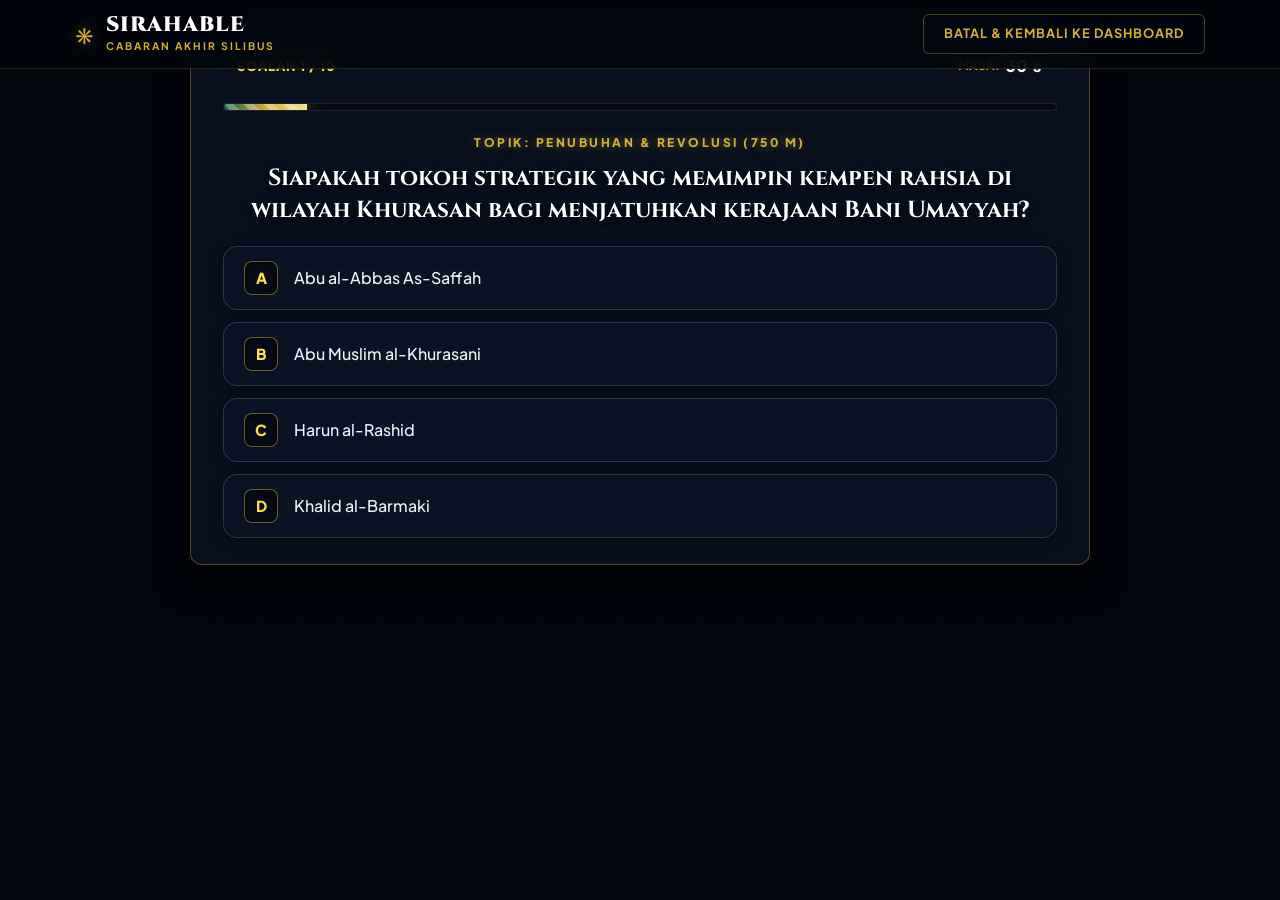
<file: final_challenge.html>
<!DOCTYPE html>
<html lang="ms">
<head>
    <meta charset="UTF-8">
    <meta name="viewport" content="width=device-width, initial-scale=1.0">
    <title>SirahAble — Cabaran Akhir Tamadun Abbasiyah</title>
    <link rel="preconnect" href="https://fonts.googleapis.com">
    <link rel="preconnect" href="https://fonts.gstatic.com" crossorigin>
    <link href="https://fonts.googleapis.com/css2?family=Amiri:ital,wght@0,400;0,700;1,400&family=Cinzel:wght@600;700;900&family=Plus+Jakarta+Sans:wght@400;600;700;800&display=swap" rel="stylesheet">
    <link rel="stylesheet" href="Assets/css/homepage.css">
    <link rel="stylesheet" href="Assets/css/quiz.css">
</head>
<body class="quiz-theme">

    <div class="islamic-grid-pattern"></div>

    <header class="main-nav">
        <div class="nav-container">
            <a href="dashboard.html" class="brand-logo">
                <span class="rub-el-hizb">۞</span>
                <div class="brand-text">
                    <span class="title">SIRAHABLE</span>
                    <span class="subtitle">CABARAN AKHIR SILIBUS</span>
                </div>
            </a>
            <div class="nav-actions">
                <a href="dashboard.html" class="btn-ghost">Batal & Kembali ke Dashboard</a>
            </div>
        </div>
    </header>

    <main class="quiz-wrapper">
        
        <!-- Paparan Soalan Ujian Akhir -->
        <section id="final-exam-card" class="quiz-container">
            <div class="quiz-play-card glass-panel">
                
                <div class="quiz-gameplay-header">
                    <span class="q-badge" id="exam-q-index">SOALAN 1 / 10</span>
                    <div class="timer-badge" id="exam-timer">
                        <span style="font-size:0.75rem; color:var(--color-gold); font-weight:700;">MASA:</span> <span id="exam-timer-sec">30</span>s
                    </div>
                </div>

                <div class="quiz-progress-bar">
                    <div class="quiz-progress-fill" id="exam-progress-fill" style="width: 10%;"></div>
                </div>

                <div class="question-container">
                    <span class="q-category-tag" id="exam-topic-tag">TOPIK: PENUBUHAN & KEPIMPINAN</span>
                    <h2 class="question-text" id="exam-question-text">Memuatkan instrumen penilaian akhir...</h2>
                </div>

                <div class="options-grid" id="exam-options-grid"></div>

                <div class="academic-rationale hidden" id="exam-feedback-box">
                    <div class="rationale-header">
                        <h4 id="exam-status-title">Analisis Hujah Sejarah</h4>
                    </div>
                    <p id="exam-status-text"></p>
                    <button class="btn-next-question" id="btn-next-exam-q">Soalan Seterusnya →</button>
                </div>

            </div>
        </section>

        <!-- Skrin Keputusan Rasmi SMU -->
        <section id="final-result-card" class="quiz-container hidden-view">
            <div class="result-card glass-panel">
                <div class="result-badge-anim" style="font-family:'Cinzel',serif; font-size:2.2rem; font-weight:900; color:var(--color-gold); letter-spacing:2px;">MUMTAZ</div>
                <h2 class="result-title">KEPUTUSAN PENILAIAN AKHIR</h2>
                <p class="result-subtitle">Analisis Pencapaian Tarikh Islamiah Khilafah Abbasiyah</p>

                <div class="score-circle">
                    <span class="score-val" id="exam-final-percent">85%</span>
                    <span class="score-label">MARKAH GRED</span>
                </div>

                <div class="result-metrics">
                    <div class="metric-box">
                        <span class="metric-num text-gold" id="exam-xp-earned">+150 XP</span>
                        <span class="metric-label">Mata Ilmu Akhir</span>
                    </div>
                    <div class="metric-divider"></div>
                    <div class="metric-box">
                        <span class="metric-num text-emerald" id="exam-correct-ratio">9 / 10</span>
                        <span class="metric-label">Jawapan Tepat</span>
                    </div>
                    <div class="metric-divider"></div>
                    <div class="metric-box">
                        <span class="metric-num text-gold-bright" id="exam-final-grade">MUMTAZ</span>
                        <span class="metric-label">Gred Rasmi</span>
                    </div>
                </div>

                <div class="result-actions">
                    <button class="btn-primary-hero" onclick="window.location.reload()">[RETRY] Cuba Semula</button>
                    <button class="btn-secondary-hero" id="btn-view-answers">[VIEW ANSWERS] Semak Jawapan</button>
                    <button class="btn-secondary-hero" onclick="window.location.href='dashboard.html'">[BACK TO DASHBOARD]</button>
                </div>
            </div>
        </section>

        <!-- Skrin Semakan Jawapan -->
        <section id="final-review-card" class="quiz-container hidden-view">
            <div class="review-card glass-panel">
                <div class="review-header">
                    <div>
                        <h2 class="result-title">Semakan Jawapan Cabaran Akhir</h2>
                        <p class="result-subtitle">Analisis setiap soalan untuk pengukuhan akademik.</p>
                    </div>
                    <button id="btn-back-to-results" class="btn-ghost">Kembali ke Keputusan</button>
                </div>
                <div id="review-content-area" class="review-content">
                    <!-- Jawapan akan dipaparkan di sini oleh JS -->
                </div>
            </div>
        </section>

    </main>

    <script src="Assets/js/sound-effects.js"></script>
    <script src="Assets/js/final-challenge.js"></script>
</body>
</html>
</file>
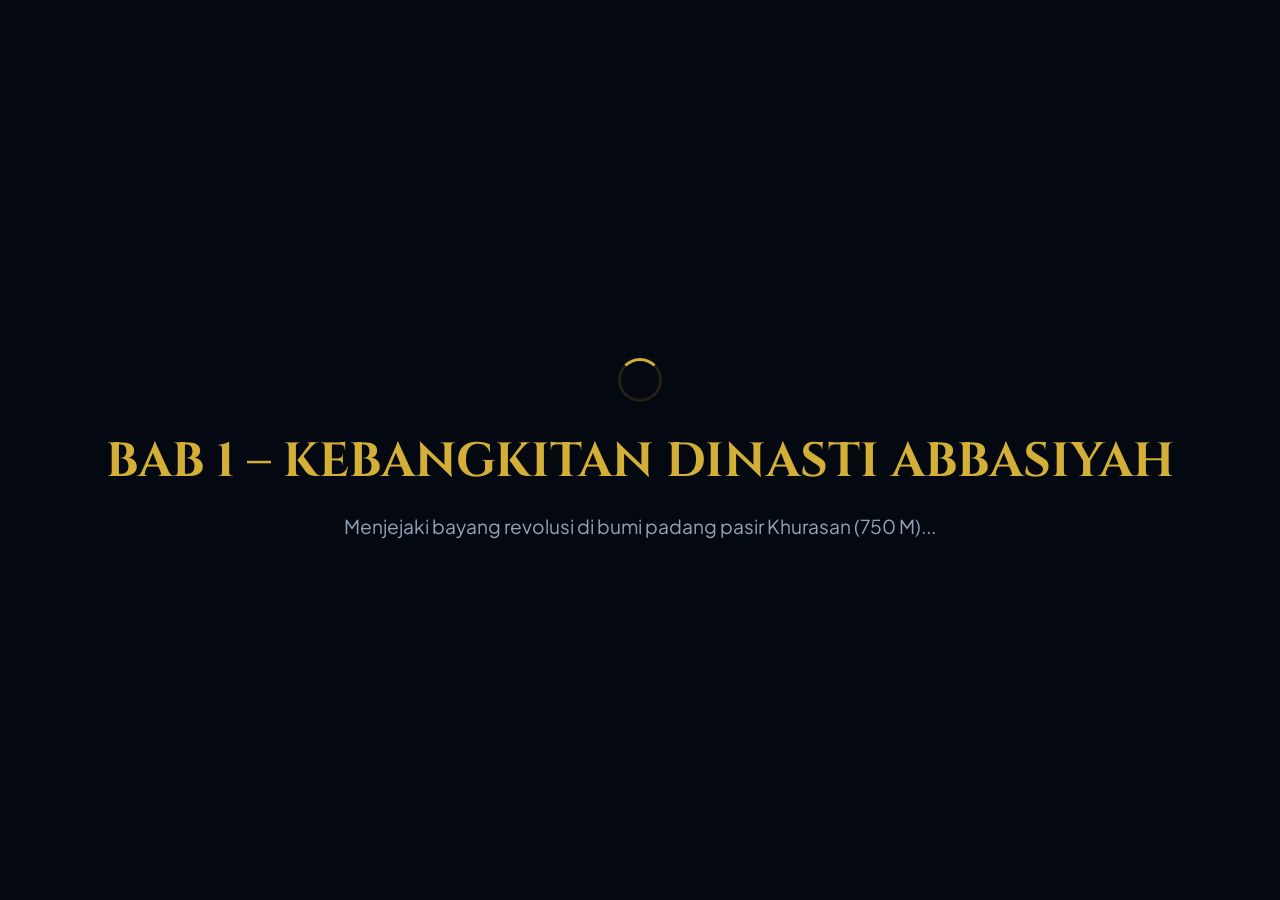
<file: game.html>
<!DOCTYPE html>
<html lang="ms">
<head>
    <meta charset="UTF-8">
    <meta name="viewport" content="width=device-width, initial-scale=1.0">
    <title>SirahAble — Pengembaraan Interaktif Sejarah Abbasiyah</title>
    
    <link rel="preconnect" href="https://fonts.googleapis.com">
    <link rel="preconnect" href="https://fonts.gstatic.com" crossorigin>
    <link href="https://fonts.googleapis.com/css2?family=Cinzel:wght@600;700;900&family=Plus+Jakarta+Sans:wght@400;500;600;700&family=Amiri:wght@400;700&display=swap" rel="stylesheet">
    
    <link rel="stylesheet" href="Assets/css/homepage.css">
    <link rel="stylesheet" href="Assets/css/game.css">
</head>
<body class="game-viewport-body">

    <!-- SKRIN PENGENALAN SETIAP BAB (Loading Screen) -->
    <div id="chapter-splash" class="splash-overlay hidden">
        <div class="academic-spinner" style="margin-bottom: 20px;"></div>
        <h1 id="splash-title">BAB 1</h1>
        <p id="splash-desc">Memuatkan persekitaran...</p>
    </div>

    <!-- SKRIN TAMAT PERMAINAN -->
    <div id="end-game-splash" class="splash-overlay hidden">
        <div class="end-game-stars" id="end-stars-container">
            <span class="end-star">★</span>
            <span class="end-star">★</span>
            <span class="end-star">★</span>
        </div>
        <h1 class="gold-text" style="font-size: 3.5rem; margin-top: 10px;">TAHNIAH ADIK JUARA!</h1>
        <p style="font-size: 1.25rem; margin-bottom: 20px; text-align: center; max-width: 650px;">
            Adik telah melengkapkan kesemua 5 Bab Sejarah Khilafah Abbasiyah bersama Si Bulus Baghdad!
        </p>
        <div class="end-stats-pill">
            <span>🪙 Dinar: <b id="end-dinar-count">0</b></span>
            <span>⭐ Jumlah XP: <b id="end-xp-count">0</b></span>
            <span>🏆 Gelaran: <b>Sarjana Cilik Tamadun</b></span>
        </div>
        <button onclick="window.location.href='dashboard.html'" class="btn-primary" style="padding: 15px 32px; font-size: 1.1rem; margin-top: 25px;">Kembali ke Dashboard Utama ➔</button>
    </div>

    <!-- KANVAS UTAMA PERMAINAN -->
    <div id="game-stage">
        <canvas id="gameCanvas" width="1280" height="720"></canvas>
    </div>

    <!-- PAPARAN STATUS HUD -->
    <header class="game-hud">
        <div class="hud-left">
            <div class="hud-lives" id="hud-lives" title="Peluang Jawapan">
                <span class="life-pip active" title="Peluang 1"></span>
                <span class="life-pip active" title="Peluang 2"></span>
                <span class="life-pip active" title="Peluang 3"></span>
            </div>
            <button id="btn-character-toggle" class="hud-pill kid-btn" title="Tukar Karakter Kanak-Kanak (Adik Aiman / Adik Sarah)">
                <span id="char-avatar-icon">👦</span> <span id="char-name-label">Aiman</span>
            </button>
            <button id="btn-sound-toggle" class="hud-pill sound-btn" title="Kesan Bunyi & Audio (Buka / Tutup)">
                <span id="sound-icon">🔊</span>
            </button>
            <a href="dashboard.html" class="btn-exit-game">✕ Keluar</a>
        </div>

        <div class="hud-center">
            <span class="chapter-badge" id="hud-chapter-title">BAB 1 – KEBANGKITAN DINASTI ABBASIYAH</span>
            <div class="hud-stars" id="hud-stars" title="Tahap Bintang Bab Ini">
                <span class="star-pip active" id="star-1">★</span>
                <span class="star-pip active" id="star-2">★</span>
                <span class="star-pip active" id="star-3">★</span>
            </div>
        </div>

        <div class="hud-right">
            <div class="hud-pill dinar-pill" title="Dinar Emas Terkumpul">
                <span class="dinar-icon">🪙</span> <span id="hud-dinar-val">0</span>
            </div>
            <button id="btn-fun-fact" class="hud-pill fun-fact-badge" title="Fakta Menarik Sejarah untuk Adik">
                💡 <span class="hide-mobile">Tahukah Adik?</span>
            </button>
            <button id="btn-toggle-study-mode" class="study-mode-badge" title="Tukar antara Mod Pengembaraan & Mod Santai Bebas Penalti">MOD PENGEMBARAAN</button>
            <div class="hud-pill">
                <span class="xp-label">XP</span> <span id="hud-xp-val">0</span>
            </div>
        </div>
    </header>

    <!-- PENJEJAK MISI & KOMPAS KEMBARA (QUEST TRACKER) -->
    <div class="quest-tracker" id="quest-tracker">
        <div class="quest-tracker-header" id="btn-toggle-quest-list" title="Klik untuk lihat senarai modul & misi bab">
            <span class="quest-icon">📜</span>
            <span class="quest-title" id="quest-summary">Misi: 0/4 Selesai</span>
            <span class="quest-arrow" id="quest-expand-icon">▾</span>
        </div>
        <div class="quest-dropdown hidden" id="quest-dropdown-list">
            <!-- Senarai tugasan dijana secara dinamik dalam game-core.js -->
        </div>
    </div>

    <!-- PANDUAN INTERAKSI PEMAIN -->
    <div id="interaction-prompt" class="interaction-pill hidden">
        <span class="key-cap">E</span> <span id="prompt-text">Tekan E untuk berinteraksi</span>
    </div>

    <!-- NOTIFIKASI TOAST -->
    <div id="toast-container" class="toast-wrapper"></div>

    <!-- MODAL DIALOG PENCERITAAN -->
    <div id="dialogue-modal" class="modal-backdrop hidden">
        <div class="dialogue-panel glass-panel">
            <div class="panel-header">
                <div>
                    <span class="gold-badge" id="dialogue-tag">PERISTIWA SEJARAH</span>
                    <h2 id="dialogue-title">Tajuk Cerita</h2>
                </div>
            </div>
            
            <div class="panel-body">
                <p id="dialogue-narration" class="narration-text"></p>
                
                <div id="dialogue-hint-box" class="hint-banner hidden">
                    <span class="hint-tag">PETUNJUK:</span> <span id="dialogue-hint-text"></span>
                </div>

                <div id="story-actions" class="action-buttons-group">
                    <button type="button" class="btn-voice-toggle" id="btn-toggle-voice" title="Tukar Karakter Suara Melayu (Osman / Yasmin)">
                        <span class="voice-avatar">🎙️</span>
                        <span id="voice-name-label">Suara: Osman (Lelaki)</span>
                    </button>
                    <button class="btn-secondary btn-audio-play" id="btn-listen-speech">
                        <span class="audio-status-icon">🔊</span>
                        <span class="audio-status-text">DENGAR PENCERITAAN</span>
                    </button>
                    <button class="btn-primary" id="btn-story-continue">TERUSKAN →</button>
                </div>

                <div id="decision-block" class="decision-container hidden">
                    <h3 id="question-text" class="question-title">Soalan Ujian Minda</h3>
                    <div id="options-container" class="options-grid"></div>
                </div>

                <div id="academic-feedback" class="feedback-card hidden">
                    <div class="feedback-header-row">
                        <h4 id="feedback-status"></h4>
                        <button type="button" class="btn-voice-mini" id="btn-listen-feedback" title="Dengar Ulasan Guru dalam Suara Melayu">
                            <span>🔊</span> <span>Dengar Ulasan</span>
                        </button>
                    </div>
                    <p id="feedback-explanation"></p>
                    <button class="btn-primary" id="btn-close-dialogue">Teruskan Pengembaraan →</button>
                </div>
            </div>
        </div>
    </div>

    <!-- MODAL KHAS MINI-GAME INTERAKTIF -->
    <div id="minigame-modal" class="modal-backdrop hidden">
        <div class="dialogue-panel glass-panel minigame-card">
            <div class="panel-header">
                <div>
                    <span class="gold-badge" id="minigame-badge">CABARAN SARJANA TAMADUN</span>
                    <h2 id="minigame-title">Mini-Game</h2>
                </div>
                <button id="btn-close-minigame" class="btn-secondary" style="padding: 6px 12px; font-size: 0.8rem;">✕ Keluar Misi</button>
            </div>
            <div class="panel-body" id="minigame-body"></div>
        </div>
    </div>

    <!-- MODAL PETI GANJARAN EMAS & LETUPAN CONFETTI -->
    <div id="chest-modal" class="modal-backdrop hidden">
        <div class="dialogue-panel glass-panel chest-card">
            <canvas id="confetti-canvas"></canvas>
            <div class="chest-content">
                <span class="gold-badge" id="chest-tag">TAHNIAH ADIK JUARA!</span>
                <h2 id="chest-title" style="margin-top: 10px; font-size: 1.8rem;">Peti Khazanah Abbasiyah</h2>
                <div class="chest-box-wrapper" id="chest-box-wrapper">
                    <div class="chest-emoji" id="chest-emoji">🎁</div>
                    <div class="chest-glow-ring"></div>
                </div>
                <p id="chest-message" class="chest-desc">Klik peti emas ini untuk buka hadiah misteri!</p>
                <div id="chest-rewards" class="chest-rewards-grid hidden">
                    <div class="reward-tag"><span class="reward-icon">🪙</span> <span id="reward-dinar-text">+5 Dinar</span></div>
                    <div class="reward-tag"><span class="reward-icon">⭐</span> <span id="reward-xp-text">+30 XP</span></div>
                    <div class="reward-tag"><span class="reward-icon">🎖️</span> <span id="reward-badge-text">3 Bintang Penuh!</span></div>
                </div>
                <div style="margin-top: 20px;">
                    <button id="btn-open-chest" class="btn-primary btn-chest-open">Buka Peti Emas! ✨</button>
                    <button id="btn-chest-continue" class="btn-primary hidden" style="padding: 12px 28px;">Teruskan Kembara →</button>
                </div>
            </div>
        </div>
    </div>

    <!-- MODAL TAHUKAH ADIK (KOMIK & FAKTA AJAIB KANAK-KANAK) -->
    <div id="fun-fact-modal" class="modal-backdrop hidden">
        <div class="dialogue-panel glass-panel fun-fact-card">
            <div class="panel-header">
                <div>
                    <span class="gold-badge">💡 FAKTA AJAIB SEJARAH</span>
                    <h2 id="fun-fact-title">Tahukah Adik?</h2>
                </div>
                <button id="btn-close-fun-fact" class="btn-secondary" style="padding: 6px 12px; font-size: 0.8rem;">✕ Tutup</button>
            </div>
            <div class="panel-body fun-fact-layout">
                <div class="fun-fact-mascot">
                    <div class="mascot-avatar">🐱</div>
                    <div class="mascot-tag">Si Bulus Baghdad</div>
                </div>
                <div class="fun-fact-balloon">
                    <p id="fun-fact-text">Memuatkan fakta menarik...</p>
                    <div class="fun-fact-trivia-tag" id="fun-fact-quote">"Ilmu itu ibarat cahaya yang menerangi seluruh alam!"</div>
                </div>
            </div>
            <div style="text-align: right; padding-top: 15px;">
                <button id="btn-fun-fact-ok" class="btn-primary" style="padding: 10px 24px;">Wah, Hebatnya! 👍</button>
            </div>
        </div>
    </div>

    <script src="Assets/js/sound-effects.js"></script>
    <script src="Assets/js/game-core.js"></script>
</body>
</html>
</file>
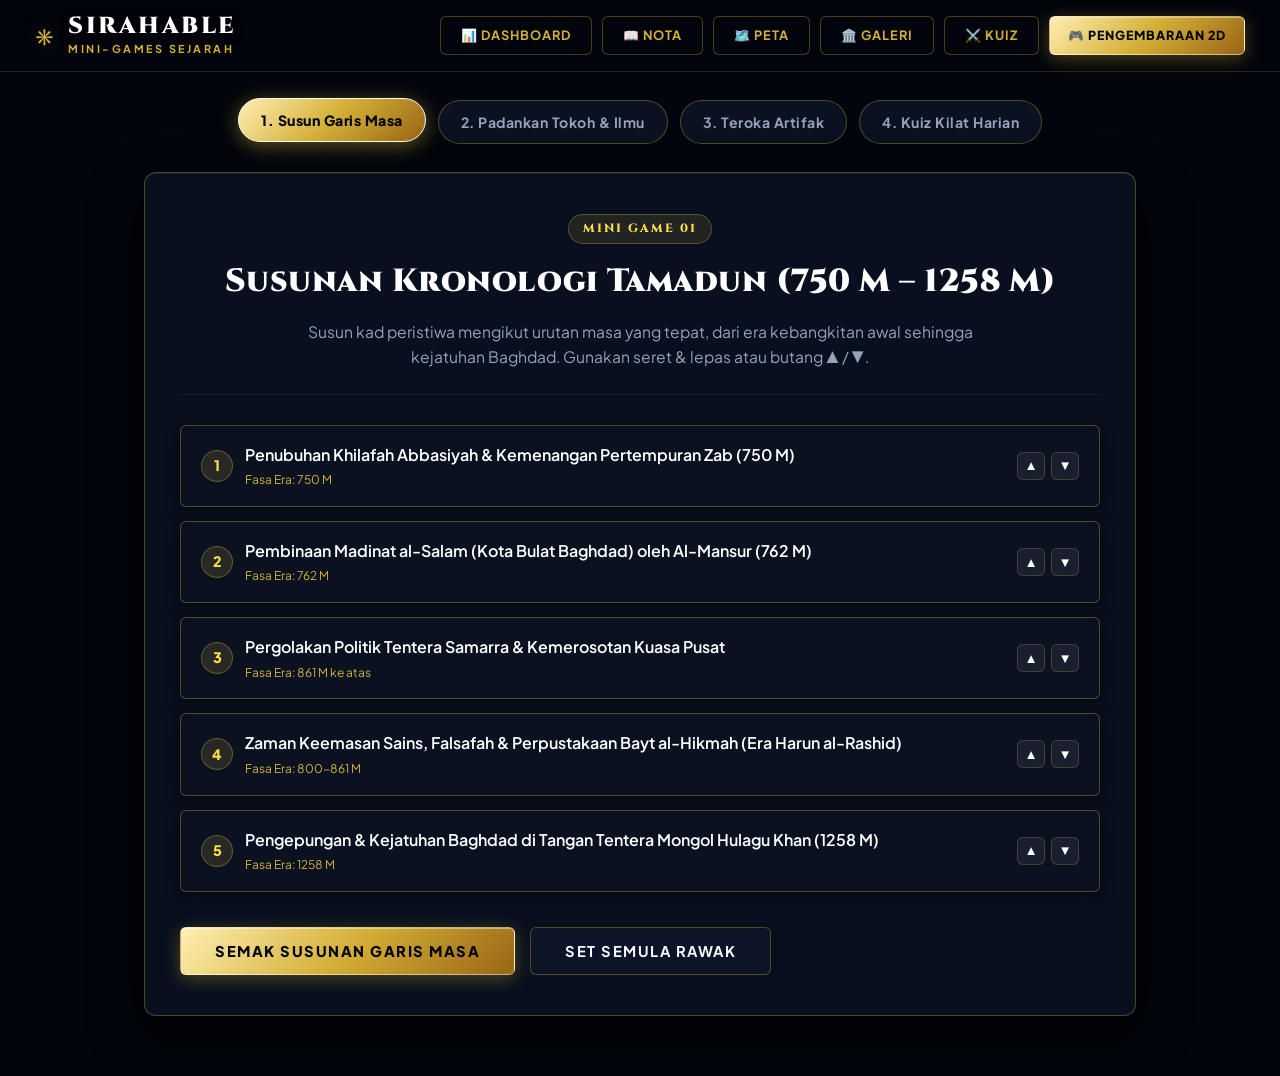
<file: minigames.html>
<!DOCTYPE html>
<html lang="ms">
<head>
    <meta charset="UTF-8">
    <meta name="viewport" content="width=device-width, initial-scale=1.0">
    <title>SirahAble — Pusat Mini-Games Pembelajaran</title>
    <link rel="preconnect" href="https://fonts.googleapis.com">
    <link rel="preconnect" href="https://fonts.gstatic.com" crossorigin>
    <link href="https://fonts.googleapis.com/css2?family=Amiri:ital,wght@0,400;0,700;1,400&family=Cinzel:wght@600;700;900&family=Plus+Jakarta+Sans:wght@400;600;700;800&display=swap" rel="stylesheet">
    <link rel="stylesheet" href="Assets/css/homepage.css">
    <link rel="stylesheet" href="Assets/css/minigames.css">
</head>
<body class="minigames-theme">

    <div class="islamic-grid-pattern"></div>

    <header class="main-nav" id="navbar">
        <div class="nav-container">
            <a href="index.html" class="brand-logo">
                <span class="rub-el-hizb">۞</span>
                <div class="brand-text">
                    <span class="title">SIRAHABLE</span>
                    <span class="subtitle">MINI-GAMES SEJARAH</span>
                </div>
            </a>
            <div class="nav-actions">
                <a href="dashboard.html" class="btn-ghost">📊 Dashboard</a>
                <a href="belajar.html" class="btn-ghost">📖 Nota</a>
                <a href="peta.html" class="btn-ghost">🗺️ Peta</a>
                <a href="galeri.html" class="btn-ghost">🏛️ Galeri</a>
                <a href="quiz.html" class="btn-ghost">⚔️ Kuiz</a>
                <a href="game.html" class="btn-gold-sm">🎮 Pengembaraan 2D</a>
            </div>
        </div>
    </header>

    <main class="mg-wrapper">
        
        <!-- Tab Pemilihan 4 Mini-Game -->
        <div class="mg-tab-controls">
            <button class="tab-btn active" data-tab="tab-timeline">1. Susun Garis Masa</button>
            <button class="tab-btn" data-tab="tab-match">2. Padankan Tokoh & Ilmu</button>
            <button class="tab-btn" data-tab="tab-discover">3. Teroka Artifak</button>
            <button class="tab-btn" data-tab="tab-quiz">4. Kuiz Kilat Harian</button>
        </div>

        <!-- MINI GAME 1: Historical Timeline (Susun Peristiwa) -->
        <section id="tab-timeline" class="mg-tab-content active-tab glass-panel">
            <div class="mg-header">
                <span class="gold-badge">MINI GAME 01</span>
                <h2>Susunan Kronologi Tamadun (750 M – 1258 M)</h2>
                <p>Susun kad peristiwa mengikut urutan masa yang tepat, dari era kebangkitan awal sehingga kejatuhan Baghdad. Gunakan seret & lepas atau butang ▲ / ▼.</p>
            </div>

            <div class="timeline-drag-zone" id="timeline-list">
                <!-- Dijana Dinamik oleh minigames.js -->
            </div>

            <div class="mg-footer-bar">
                <button class="btn-primary-hero" id="btn-check-timeline">Semak Susunan Garis Masa</button>
                <button class="btn-secondary-hero" id="btn-reset-timeline">Set Semula Rawak</button>
                <div id="timeline-feedback" class="feedback-msg"></div>
            </div>
        </section>

        <!-- MINI GAME 2: Match the Achievement (Padankan Tokoh & Disiplin) -->
        <section id="tab-match" class="mg-tab-content hidden-tab glass-panel">
            <div class="mg-header">
                <span class="gold-badge">MINI GAME 02</span>
                <h2>Padanan Tokoh & Sumbangan Agung</h2>
                <p>Pilih satu disiplin ilmu di sebelah kiri, kemudian klik padanan tokoh sarjana di sebelah kanan untuk menyatukan khazanah ilmu.</p>
            </div>

            <div class="match-game-grid">
                <div class="match-col" id="match-disciplines-col">
                    <button class="match-btn" data-key="math">Matematik: Pengasas Algebra & Angka Sifar</button>
                    <button class="match-btn" data-key="med">Perubatan: Kitab Al-Hawi & Rawatan Cacar</button>
                    <button class="match-btn" data-key="astro">Astronomi: Cerapan Orbit & Kalendar Falak</button>
                    <button class="match-btn" data-key="trans">Penterjemahan: Ketua Naskhah Bayt al-Hikmah</button>
                    <button class="match-btn" data-key="geo">Geografi: Pemetaan Dunia & Cerapan Garis Lintang</button>
                </div>
                <div class="match-col" id="match-scholars-col">
                    <button class="match-btn" data-target="trans">Hunayn ibn Ishaq</button>
                    <button class="match-btn" data-target="math">Muhammad bin Musa Al-Khwarizmi</button>
                    <button class="match-btn" data-target="geo">Al-Idrisi & Al-Khwarizmi (Geografi)</button>
                    <button class="match-btn" data-target="astro">Al-Battani & Sind ibn Ali</button>
                    <button class="match-btn" data-target="med">Abu Bakar Al-Razi (Rhazes)</button>
                </div>
            </div>

            <div class="mg-footer-bar">
                <button class="btn-secondary-hero" id="btn-reset-match">Set Semula Padanan</button>
                <div id="match-feedback" class="feedback-msg"></div>
            </div>
        </section>

        <!-- MINI GAME 3: Explore and Discover (Cari Objek & Buka Fakta) -->
        <section id="tab-discover" class="mg-tab-content hidden-tab glass-panel">
            <div class="mg-header">
                <span class="gold-badge">MINI GAME 03</span>
                <h2>Pencarian Khazanah Manuskrip Baghdad</h2>
                <p>Klik pada objek yang tersembunyi dalam arkib bilik kajian untuk meneliti fakta sejarah dan menjawab soalan pengukuhan.</p>
            </div>

            <div class="discovery-room-canvas">
                <!-- Titik Kajian Arkib -->
                <div class="artifact-spot" style="top: 20%; left: 15%;" data-title="Kitab Al-Jabr" data-info="Kitab Al-Jabr wa'l-Muqabala: Dikarang oleh Al-Khwarizmi, menjadi asas kepada formula algebra moden bagi pengiraan perdagangan dan pembahagian harta faraid.">
                    <div class="artifact-node">I</div> <span class="artifact-label">Kitab Al-Jabr</span>
                </div>
                <div class="artifact-spot" style="top: 55%; left: 75%;" data-title="Astrolab Tembaga" data-info="Astrolab Tembaga: Instrumen falak tepat ciptaan ilmuwan Islam untuk menentukan kedudukan buruj bintang, waktu solat, dan koordinat kiblat.">
                    <div class="artifact-node">II</div> <span class="artifact-label">Astrolab</span>
                </div>
                <div class="artifact-spot" style="top: 35%; left: 45%;" data-title="Pelita Minyak Samarra" data-info="Pelita Minyak: Simbol dedikasi malam para penterjemah Bayt al-Hikmah menyalin naskhah Yunani, Parsi, dan Sanskrit ke Bahasa Arab.">
                    <div class="artifact-node">III</div> <span class="artifact-label">Pelita Minyak</span>
                </div>
                <div class="artifact-spot" style="top: 65%; left: 25%;" data-title="Manuskrip Perubatan Al-Hawi" data-info="Kitab Al-Hawi: Ensiklopedia perubatan komprehensif Abu Bakar Al-Razi yang merintis penggunaan benang jahitan luka dan pemerhatian klinikal pesakit.">
                    <div class="artifact-node">IV</div> <span class="artifact-label">Naskhah Al-Hawi</span>
                </div>
                <div class="artifact-spot" style="top: 22%; left: 80%;" data-title="Mohor Khalifah Baghdad" data-info="Cop Mohor Abbasiyah: Lambang perpaduan dan kedaulatan khalifah yang memerintah sebuah empayar merentas tiga benua.">
                    <div class="artifact-node">V</div> <span class="artifact-label">Mohor Khalifah</span>
                </div>
            </div>

            <div class="mg-footer-bar">
                <div class="artifact-info-box" id="artifact-info-text">
                    Klik mana-mana simbol artifak di bilik kajian di atas untuk meneliti hujah sejarah.
                </div>
            </div>
        </section>

        <!-- MINI GAME 4: Quick Historical Quiz -->
        <section id="tab-quiz" class="mg-tab-content hidden-tab glass-panel">
            <div class="mg-header">
                <span class="gold-badge">MINI GAME 04</span>
                <h2>Kuiz Kilat Pengukuhan Minda (Bank Soalan Silibus)</h2>
                <p>Jawab soalan pantas silibus Khilafah Abbasiyah untuk mengumpul mata XP bonus harian.</p>
            </div>
            <div class="quick-quiz-box" id="quick-quiz-body">
                <div style="display:flex; justify-content:space-between; align-items:center; margin-bottom:10px;">
                    <span id="qq-counter" style="color:var(--color-gold); font-weight:700; font-size:0.85rem;">SOALAN 1 / 10</span>
                    <span id="qq-score-box" style="color:#4ECCA3; font-weight:700; font-size:0.85rem;">SKOR: 0 XP</span>
                </div>
                <h3 id="qq-question">Memuatkan soalan silibus...</h3>
                <div class="qq-options" id="qq-options"></div>
                <div id="qq-feedback" class="feedback-msg"></div>
                <button class="btn-primary-hero" id="btn-qq-next" style="margin-top: 15px;">Soalan Seterusnya →</button>
            </div>
        </section>

    </main>

    <script src="Assets/js/sound-effects.js"></script>
    <script src="Assets/js/minigames.js"></script>
</body>
</html>
</file>
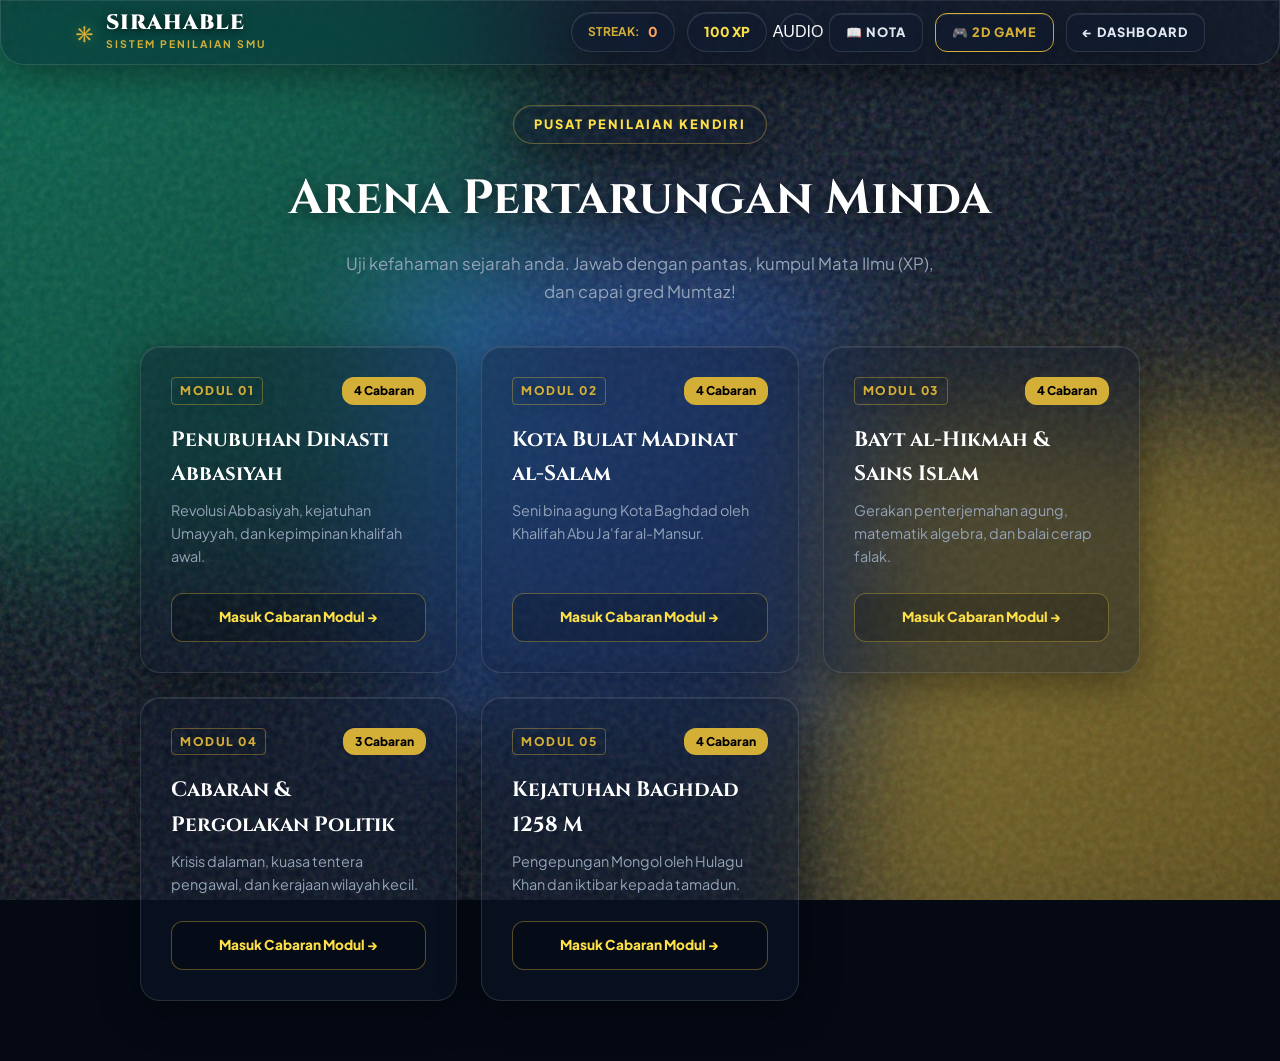
<file: quiz.html>
<!DOCTYPE html>
<html lang="ms">
<head>
    <meta charset="UTF-8">
    <meta name="viewport" content="width=device-width, initial-scale=1.0">
    <title>SirahAble — Arena Penilaian (Liquid Glass Edition)</title>
    
    <link rel="preconnect" href="https://fonts.googleapis.com">
    <link rel="preconnect" href="https://fonts.gstatic.com" crossorigin>
    <link href="https://fonts.googleapis.com/css2?family=Amiri:ital,wght@0,400;0,700;1,400&family=Cinzel:wght@600;700;900&family=Plus+Jakarta+Sans:wght@400;600;700;800&display=swap" rel="stylesheet">
    
    <link rel="stylesheet" href="Assets/css/homepage.css">
    <link rel="stylesheet" href="Assets/css/quiz.css">
</head>
<body class="academic-quiz-theme">

    <!-- Animasi Cecair Bergerak (Liquid Glass Background) -->
    <div class="liquid-glass-bg">
        <div class="liquid-blob blob-1"></div>
        <div class="liquid-blob blob-2"></div>
        <div class="liquid-blob blob-3"></div>
        <div class="liquid-noise"></div>
    </div>
    
    <!-- Canvas untuk Letupan Konfeti -->
    <canvas id="confetti-canvas"></canvas>

    <!-- Header / HUD Status (Frosted Glass Cerah) -->
    <header class="quiz-nav academic-glass">
        <div class="nav-container">
            <a href="index.html" class="brand-logo">
                <span class="rub-el-hizb">۞</span>
                <div class="brand-text">
                    <span class="title">SIRAHABLE</span>
                    <span class="subtitle">SISTEM PENILAIAN SMU</span>
                </div>
            </a>

            <div class="quiz-stats-header">
                <!-- Streak -->
                <div class="hud-pill streak-pill academic-glass" id="streak-counter" title="Rekod Jawapan Tepat Berturut">
                    <span class="streak-label" style="font-size:0.75rem; color:var(--color-gold); font-weight:700;">STREAK:</span> <span id="streak-val">0</span>
                </div>
                <!-- XP -->
                <div class="hud-pill xp-pill academic-glass" id="hud-xp-box">
                    <span id="quiz-user-xp">100 XP</span>
                </div>
                <!-- Butang Audio & Navigasi -->
                <button id="btn-sound-toggle" class="btn-sound academic-glass" title="Audio">AUDIO</button>
                <a href="belajar.html" class="btn-ghost-sm academic-glass">📖 NOTA</a>
                <a href="game.html" class="btn-ghost-sm academic-glass" style="color:var(--color-gold); border-color:var(--color-gold);">🎮 2D GAME</a>
                <a href="dashboard.html" class="btn-ghost-sm academic-glass">← DASHBOARD</a>
            </div>
        </div>
    </header>

    <main class="quiz-wrapper">
        
        <!-- ================== SKRIN 1: PEMILIHAN MODUL ================== -->
        <section id="quiz-selection-screen" class="quiz-container active-view">
            <div class="quiz-header-box">
                <span class="badge-pulsing academic-glass">PUSAT PENILAIAN KENDIRI</span>
                <h1 class="quiz-main-title">Arena Pertarungan Minda</h1>
                <p class="quiz-main-desc">Uji kefahaman sejarah anda. Jawab dengan pantas, kumpul Mata Ilmu (XP), dan capai gred Mumtaz!</p>
            </div>

            <div class="module-selection-grid" id="module-selection-container">
                <!-- Kad Modul Dijana Dinamik oleh JS -->
            </div>
        </section>

        <!-- ================== SKRIN 2: GAMEPLAY KUIZ ================== -->
        <section id="quiz-play-screen" class="quiz-container hidden-view">
            <div class="quiz-play-card academic-glass-panel">
                
                <!-- Status Bar & Talian Hayat -->
                <div class="quiz-gameplay-header">
                    <div class="left-stat">
                        <span class="q-badge academic-glass" id="current-q-index">SOALAN 1 / 5</span>
                        <!-- Multiplier Tag -->
                        <span class="combo-multiplier hidden" id="combo-multiplier">2X BONUS!</span>
                    </div>

                    <!-- Talian Hayat Powerups -->
                    <div class="lifeline-container">
                        <button class="btn-lifeline academic-glass" id="btn-lifeline-5050" title="Gugurkan 2 Pilihan (50:50)">
                            <span>50:50</span>
                        </button>
                        <button class="btn-lifeline academic-glass" id="btn-lifeline-time" title="Tambah +10 Saat Masa">
                            <span>+10s</span>
                        </button>
                    </div>

                    <!-- Pemasa Visual -->
                    <div class="timer-badge academic-glass" id="quiz-timer">
                        <span style="font-size:0.75rem; color:var(--color-gold); font-weight:700;">MASA:</span> <span id="timer-sec">20</span>s
                    </div>
                </div>

                <!-- Bar Kemajuan Soalan (Liquid Bar) -->
                <div class="quiz-progress-bar">
                    <div class="quiz-progress-fill" id="quiz-progress-fill"></div>
                </div>

                <!-- Pernyataan Soalan -->
                <div class="question-container">
                    <span class="q-category-tag" id="q-category-tag">KOTA BAGHDAD</span>
                    <h2 class="question-text" id="question-text">Memuatkan cabaran soalan...</h2>
                </div>

                <!-- Grid Pilihan Jawapan (Liquid Animation) -->
                <div class="options-grid" id="options-grid"></div>

                <!-- Kotak Maklum Balas Akademik (Rationale) -->
                <div class="academic-rationale academic-glass hidden" id="academic-rationale">
                    <div class="rationale-header">
                        <span class="status-bounce" id="rationale-status-icon">✓</span>
                        <h4 id="rationale-title">Fakta Sejarah</h4>
                    </div>
                    <p id="rationale-text"></p>
                    <button class="btn-next-question" id="btn-next-question">
                        <span id="btn-next-text">SOALAN SETERUSNYA</span> <span class="arrow-anim">→</span>
                    </button>
                </div>

            </div>
        </section>

        <!-- ================== SKRIN 3: KEPUTUSAN (RESULTS) ================== -->
        <section id="quiz-result-screen" class="quiz-container hidden-view">
            <div class="result-card academic-glass-panel">
                <div class="result-badge-anim" id="result-badge-icon" style="font-family:'Cinzel',serif; font-size:2rem; font-weight:900; color:var(--color-gold); letter-spacing:3px;">KEPUTUSAN</div>
                <h2 class="result-title" id="result-title">Sesi Penilaian Tamat!</h2>
                <p class="result-subtitle" id="result-subtitle">Analisis prestasi anda telah direkodkan ke dalam Sistem Edusys.</p>

                <div class="score-circle-container">
                    <div class="score-circle academic-glass">
                        <span class="score-val" id="final-score-percent">100%</span>
                        <span class="score-label">SKOR KESELURUHAN</span>
                    </div>
                </div>

                <!-- Statistik (XP, Kombo, Gred) -->
                <div class="result-metrics academic-glass">
                    <div class="metric-box">
                        <span class="metric-num text-gold" id="final-xp-gained">+60 XP</span>
                        <span class="metric-label">Mata Ilmu (XP)</span>
                    </div>
                    <div class="metric-divider"></div>
                    <div class="metric-box">
                        <span class="metric-num text-emerald" id="final-streak-max">5 Max</span>
                        <span class="metric-label">Fokus Berturut</span>
                    </div>
                    <div class="metric-divider"></div>
                    <div class="metric-box">
                        <span class="metric-num text-gold-bright" id="final-grade">MUMTAZ</span>
                        <span class="metric-label">Taraf Pencapaian</span>
                    </div>
                </div>

                <div class="result-actions">
                    <button class="btn-primary-edu academic-glass" id="btn-retry-quiz">Ulang Kaji Modul Ini</button>
                    <button class="btn-secondary-edu academic-glass" id="btn-back-modules">Senarai Bab Lain</button>
                </div>
            </div>
        </section>

    </main>

    <script src="Assets/js/sound-effects.js"></script>
    <script src="Assets/js/quiz.js"></script>
</body>
</html>
</file>
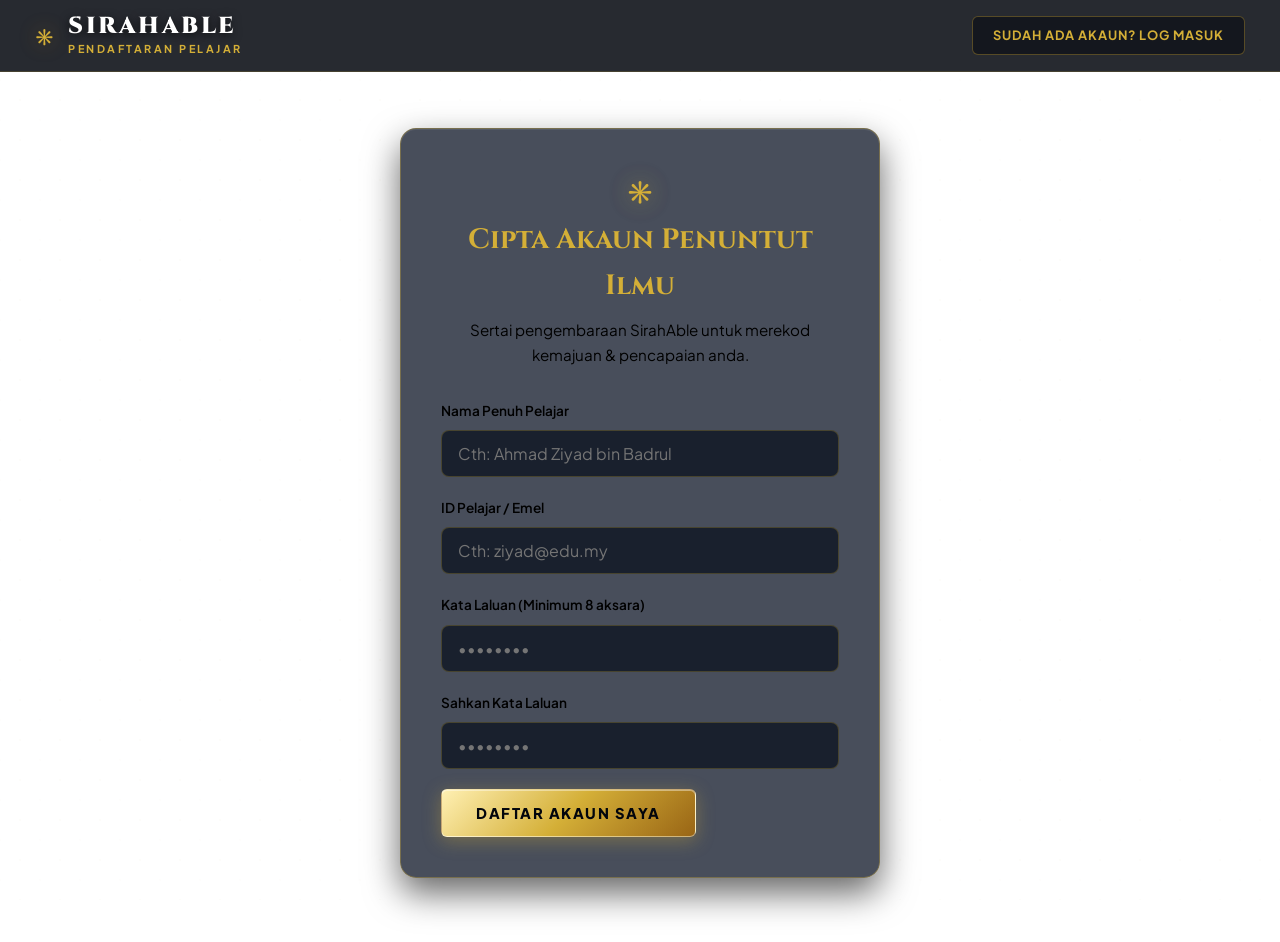
<file: register.html>
<!DOCTYPE html>
<html lang="ms">
<head>
    <meta charset="UTF-8">
    <meta name="viewport" content="width=device-width, initial-scale=1.0">
    <title>SirahAble — Pendaftaran Akaun Pelajar Baharu</title>
    <link rel="preconnect" href="https://fonts.googleapis.com">
    <link rel="preconnect" href="https://fonts.gstatic.com" crossorigin>
    <link href="https://fonts.googleapis.com/css2?family=Amiri:ital,wght@0,400;0,700;1,400&family=Cinzel:wght@600;700;900&family=Plus+Jakarta+Sans:wght@400;600;700;800&display=swap" rel="stylesheet">
    <link rel="stylesheet" href="Assets/css/homepage.css">
    <link rel="stylesheet" href="Assets/css/register.css">
</head>
<body class="register-theme">

    <div class="islamic-grid-pattern"></div>

    <header class="main-nav">
        <div class="nav-container">
            <a href="index.html" class="brand-logo">
                <span class="rub-el-hizb">۞</span>
                <div class="brand-text">
                    <span class="title">SIRAHABLE</span>
                    <span class="subtitle">PENDAFTARAN PELAJAR</span>
                </div>
            </a>
            <div class="nav-actions">
                <a href="index.html" class="btn-ghost">Sudah Ada Akaun? Log Masuk</a>
            </div>
        </div>
    </header>

    <main class="register-wrapper">
        
        <section id="register-card" class="register-container">
            <div class="register-form-card glass-panel">
                
                <div class="form-header">
                    <span class="rub-el-hizb gold">۞</span>
                    <h2>Cipta Akaun Penuntut Ilmu</h2>
                    <p>Sertai pengembaraan SirahAble untuk merekod kemajuan & pencapaian anda.</p>
                </div>

                <form id="form-register" novalidate>
                    <div class="form-group">
                        <label for="reg-fullname">Nama Penuh Pelajar</label>
                        <input type="text" id="reg-fullname" placeholder="Cth: Ahmad Ziyad bin Badrul" required>
                    </div>
                    <div class="form-group">
                        <label for="reg-email">ID Pelajar / Emel</label>
                        <input type="email" id="reg-email" placeholder="Cth: ziyad@edu.my" required>
                    </div>
                    <div class="form-group">
                        <label for="reg-password">Kata Laluan (Minimum 8 aksara)</label>
                        <input type="password" id="reg-password" placeholder="••••••••" required>
                    </div>
                    <div class="form-group">
                        <label for="reg-password-confirm">Sahkan Kata Laluan</label>
                        <input type="password" id="reg-password-confirm" placeholder="••••••••" required>
                    </div>

                    <div id="form-feedback" class="form-feedback-msg"></div>

                    <button type="submit" class="btn-primary-hero btn-full">DAFTAR AKAUN SAYA</button>
                </form>

            </div>
        </section>
    </main>

    <script src="Assets/js/register.js"></script>
</body>
</html>
</file>
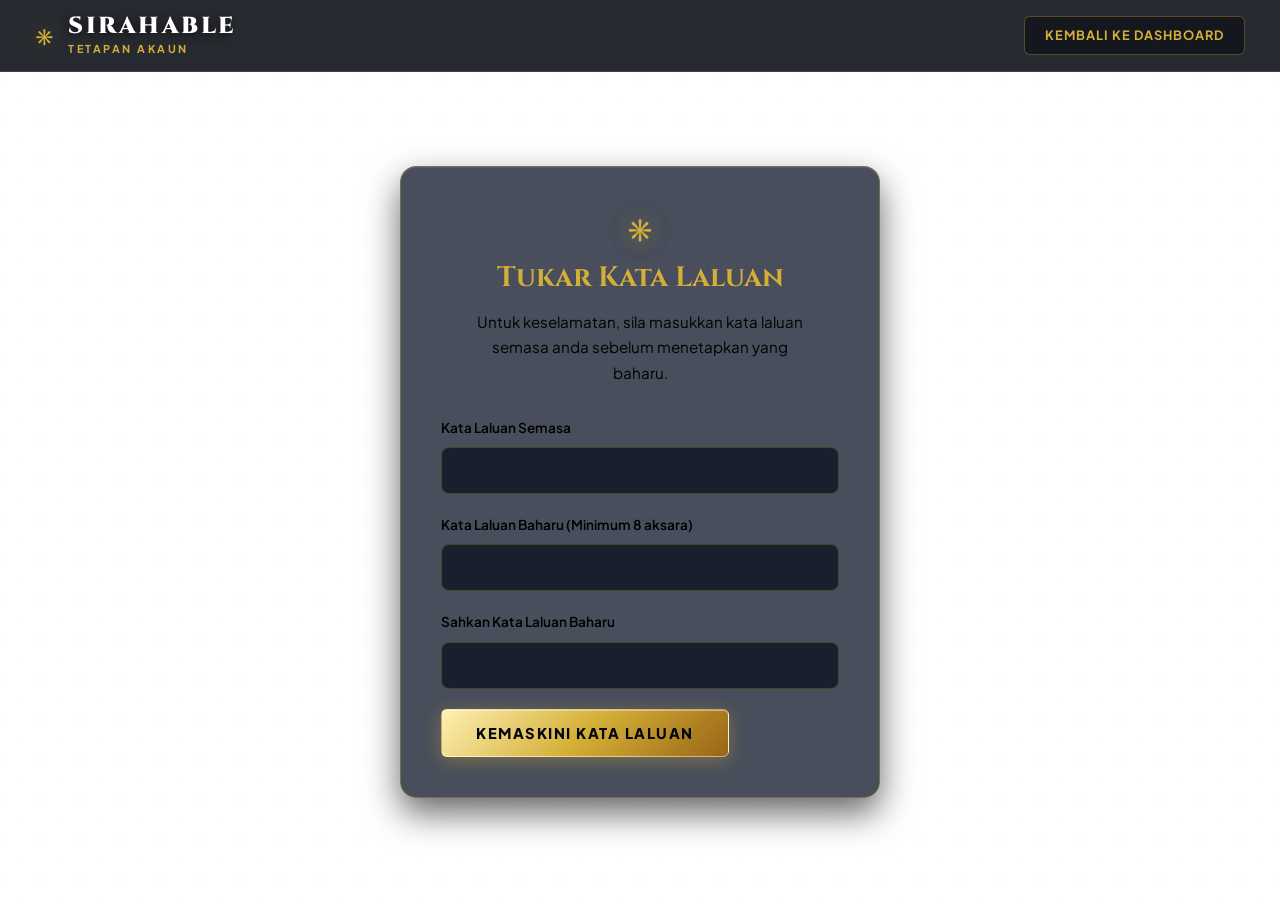
<file: settings.html>
<!DOCTYPE html>
<html lang="ms">
<head>
    <meta charset="UTF-8">
    <meta name="viewport" content="width=device-width, initial-scale=1.0">
    <title>SirahAble — Tetapan Akaun Pelajar</title>
    <link rel="preconnect" href="https://fonts.googleapis.com">
    <link rel="preconnect" href="https://fonts.gstatic.com" crossorigin>
    <link href="https://fonts.googleapis.com/css2?family=Amiri:ital,wght@0,400;0,700;1,400&family=Cinzel:wght@600;700;900&family=Plus+Jakarta+Sans:wght@400;600;700;800&display=swap" rel="stylesheet">
    <link rel="stylesheet" href="Assets/css/homepage.css">
    <link rel="stylesheet" href="Assets/css/settings.css">
</head>
<body class="settings-theme">

    <div class="islamic-grid-pattern"></div>

    <header class="main-nav">
        <div class="nav-container">
            <a href="dashboard.html" class="brand-logo">
                <span class="rub-el-hizb">۞</span>
                <div class="brand-text">
                    <span class="title">SIRAHABLE</span>
                    <span class="subtitle">TETAPAN AKAUN</span>
                </div>
            </a>
            <div class="nav-actions">
                <a href="dashboard.html" class="btn-ghost">Kembali ke Dashboard</a>
            </div>
        </div>
    </header>

    <main class="settings-wrapper">
        
        <section id="settings-card" class="settings-container">
            <div class="settings-form-card glass-panel">
                
                <div class="form-header">
                    <span class="rub-el-hizb gold">۞</span>
                    <h2>Tukar Kata Laluan</h2>
                    <p>Untuk keselamatan, sila masukkan kata laluan semasa anda sebelum menetapkan yang baharu.</p>
                </div>

                <form id="form-change-password" novalidate>
                    <div class="form-group">
                        <label for="current-password">Kata Laluan Semasa</label>
                        <input type="password" id="current-password" required>
                    </div>
                    <div class="form-group">
                        <label for="new-password">Kata Laluan Baharu (Minimum 8 aksara)</label>
                        <input type="password" id="new-password" required>
                    </div>
                    <div class="form-group">
                        <label for="new-password-confirm">Sahkan Kata Laluan Baharu</label>
                        <input type="password" id="new-password-confirm" required>
                    </div>

                    <div id="form-feedback" class="form-feedback-msg"></div>

                    <button type="submit" class="btn-primary-hero btn-full">KEMASKINI KATA LALUAN</button>
                </form>
            </div>
        </section>
    </main>

    <script src="Assets/js/settings.js"></script>
</body>
</html>
</file>
<file: Assets/css/homepage.css>
/* ==========================================================================
   SIRAHABLE — DESIGN SYSTEM & HOMEPAGE CORE STYLESHEET
   Unreal Cinematic & Islamic Golden Age Heritage Edition
   ========================================================================== */

@import url('https://fonts.googleapis.com/css2?family=Amiri:ital,wght@0,400;0,700;1,400&family=Cinzel:wght@500;600;700;800;900&family=Plus+Jakarta+Sans:ital,wght@0,300;0,400;0,500;0,600;0,700;0,800;1,400;1,600&display=swap');

:root {
    /* --- Obsidian & Cosmic Midnight Theme --- */
    --clr-bg-deep: #02050c;
    --clr-bg-panel: #070d1a;
    --clr-bg-lighter: #0f182c;
    --clr-bg-card: rgba(11, 19, 36, 0.75);
    
    /* Alias tokens for backward compatibility */
    --color-bg-primary: #02050c;
    --color-bg-secondary: #070d1a;
    --color-surface: rgba(15, 24, 44, 0.75);
    --color-surface-border: rgba(212, 175, 55, 0.25);
    
    /* --- Royal Islamic Gold Heritage --- */
    --clr-gold: #D4AF37;
    --clr-gold-light: #FDE047;
    --clr-gold-dim: #996515;
    --color-gold: #D4AF37;
    --color-gold-bright: #FDE047;
    --color-gold-dim: #996515;
    --gold-gradient: linear-gradient(135deg, #FFF0B3 0%, #D4AF37 50%, #996515 100%);
    --gold-gradient-hover: linear-gradient(135deg, #FFFFFF 0%, #FDE047 50%, #D4AF37 100%);
    
    /* --- Accent Spectrum --- */
    --clr-emerald: #10B981;
    --clr-emerald-light: #34D399;
    --color-emerald: #10B981;
    --clr-fire: #EF4444;
    --clr-fire-light: #F87171;
    --color-fire: #EF4444;
    --clr-cyan: #06B6D4;
    --color-cyan: #06B6D4;

    /* --- Typography Colors --- */
    --clr-text-main: #F8FAFC;
    --clr-text-dim: #94A3B8;
    --clr-text-muted: #64748B;
    --color-text-main: #F8FAFC;
    --color-text-muted: #94A3B8;
    
    /* --- Borders & Glows --- */
    --border-ui: rgba(255, 255, 255, 0.08);
    --border-gold: rgba(212, 175, 55, 0.35);
    --border-gold-strong: rgba(212, 175, 55, 0.6);
    --glow-gold: 0 0 20px rgba(212, 175, 55, 0.35), 0 0 45px rgba(212, 175, 55, 0.15);
    --glow-gold-intense: 0 0 25px rgba(253, 224, 71, 0.6), 0 0 60px rgba(212, 175, 55, 0.3);
    --glow-emerald: 0 0 20px rgba(16, 185, 129, 0.4), 0 0 40px rgba(16, 185, 129, 0.15);
    --glow-fire: 0 0 20px rgba(239, 68, 68, 0.4), 0 0 40px rgba(239, 68, 68, 0.15);
    
    /* --- Typography Fonts --- */
    --font-head: 'Cinzel', serif;
    --font-heading: 'Cinzel', serif;
    --font-title: 'Cinzel', serif;
    --font-body: 'Plus Jakarta Sans', sans-serif;
    --font-arabic: 'Amiri', serif;
    
    /* --- Transitions & Radii --- */
    --transition: all 0.3s cubic-bezier(0.2, 0.8, 0.2, 1);
    --transition-smooth: all 0.3s cubic-bezier(0.2, 0.8, 0.2, 1);
    --radius-sm: 6px;
    --radius-md: 12px;
    --radius-lg: 18px;
    --radius-full: 9999px;
}

/* ==========================================================================
   GLOBAL RESET & BASE TYPOGRAPHY
   ========================================================================== */
*, *::before, *::after {
    margin: 0;
    padding: 0;
    box-sizing: border-box;
}

html {
    scroll-behavior: smooth;
    font-size: 16px;
    text-rendering: optimizeLegibility;
    -webkit-font-smoothing: antialiased;
    -moz-osx-font-smoothing: grayscale;
}

body {
    background-color: var(--clr-bg-deep);
    color: var(--clr-text-main);
    font-family: var(--font-body);
    line-height: 1.65;
    overflow-x: hidden;
    position: relative;
    min-height: 100vh;
}

::selection {
    background: var(--clr-gold);
    color: #02050C;
}

/* Scrollbar Custom */
::-webkit-scrollbar {
    width: 8px;
    height: 8px;
}
::-webkit-scrollbar-track {
    background: #02050C;
}
::-webkit-scrollbar-thumb {
    background: rgba(212, 175, 55, 0.35);
    border-radius: 4px;
}
::-webkit-scrollbar-thumb:hover {
    background: var(--clr-gold);
}

/* ==========================================================================
   UTILITY & GLASSMORPHISM SURFACES
   ========================================================================== */
.glass-panel, .glass-morphism, .academic-glass-panel {
    background: var(--clr-bg-card);
    backdrop-filter: blur(16px);
    -webkit-backdrop-filter: blur(16px);
    border: 1px solid var(--border-gold);
    border-radius: var(--radius-md);
    box-shadow: 0 15px 35px rgba(0, 0, 0, 0.6), inset 0 1px 0 rgba(255, 255, 255, 0.08);
}

.gold-badge {
    display: inline-flex;
    align-items: center;
    gap: 6px;
    font-family: var(--font-head);
    font-size: 0.75rem;
    font-weight: 800;
    letter-spacing: 2px;
    color: var(--clr-gold-light);
    background: rgba(212, 175, 55, 0.12);
    border: 1px solid var(--border-gold);
    padding: 4px 14px;
    border-radius: var(--radius-full);
    text-transform: uppercase;
    backdrop-filter: blur(6px);
}

.rub-el-hizb {
    font-family: var(--font-arabic);
    font-size: 1.8rem;
    color: var(--clr-gold);
    text-shadow: var(--glow-gold);
    line-height: 1;
}

/* Ambient Particle Background Canvas */
#ambient-canvas {
    position: fixed;
    top: 0;
    left: 0;
    width: 100vw;
    height: 100vh;
    pointer-events: none;
    z-index: 0;
}

/* Islamic Geometric Background Watermark */
.islamic-grid-pattern {
    position: fixed;
    inset: 0;
    background-image: 
        radial-gradient(rgba(212, 175, 55, 0.04) 1px, transparent 1px),
        radial-gradient(rgba(212, 175, 55, 0.02) 1px, transparent 1px);
    background-size: 40px 40px;
    background-position: 0 0, 20px 20px;
    pointer-events: none;
    z-index: 0;
    opacity: 0.6;
}

/* ==========================================================================
   1. GAME HUD HEADER (NAVBAR)
   ========================================================================== */
.game-hud-header, .main-nav {
    position: fixed;
    top: 0;
    left: 0;
    right: 0;
    z-index: 1000;
    background: rgba(2, 5, 12, 0.85);
    backdrop-filter: blur(14px);
    -webkit-backdrop-filter: blur(14px);
    border-bottom: 1px solid rgba(212, 175, 55, 0.18);
    padding: 14px 0;
    transition: var(--transition);
}

.nav-container {
    max-width: 1440px;
    margin: 0 auto;
    padding: 0 35px;
    display: flex;
    justify-content: space-between;
    align-items: center;
}

.brand-crest, .brand-logo {
    display: flex;
    align-items: center;
    gap: 14px;
    text-decoration: none;
    transition: var(--transition);
}

.brand-crest:hover, .brand-logo:hover {
    transform: translateY(-1px);
}

.crest-symbol {
    font-size: 1.8rem;
    color: var(--clr-gold);
    text-shadow: var(--glow-gold);
}

.brand-title, .brand-text {
    display: flex;
    flex-direction: column;
}

.main-name, .brand-text .title {
    font-family: var(--font-head);
    font-size: 1.45rem;
    font-weight: 900;
    color: #FFFFFF;
    letter-spacing: 2.5px;
    line-height: 1.1;
    text-shadow: 0 2px 10px rgba(0, 0, 0, 0.8);
}

.sub-name, .brand-text .subtitle {
    font-size: 0.68rem;
    font-weight: 700;
    color: var(--clr-gold);
    letter-spacing: 2.5px;
    text-transform: uppercase;
}

/* ==========================================================================
   ELEGANT DROPDOWN MENU BAR & HEADER
   ========================================================================== */
.nav-menu {
    display: flex;
    gap: 16px;
    align-items: center;
}

.nav-link, .dropdown-toggle {
    color: var(--clr-text-dim);
    text-decoration: none;
    font-size: 0.8rem;
    font-weight: 700;
    letter-spacing: 1.4px;
    transition: var(--transition);
    text-transform: uppercase;
    position: relative;
    padding: 8px 10px;
    background: transparent;
    border: none;
    cursor: pointer;
    font-family: inherit;
    display: inline-flex;
    align-items: center;
    gap: 6px;
    border-radius: 6px;
}

.nav-link::after, .dropdown-toggle::after {
    content: '';
    position: absolute;
    bottom: 2px;
    left: 10px;
    right: 10px;
    height: 2px;
    background: var(--gold-gradient);
    transition: var(--transition);
    transform: scaleX(0);
    transform-origin: center;
    border-radius: 1px;
}

.nav-link:hover, .dropdown-toggle:hover, .nav-dropdown:hover > .dropdown-toggle, .nav-link.active {
    color: var(--clr-gold-light);
    text-shadow: var(--glow-gold);
}

.nav-link:hover::after, .dropdown-toggle:hover::after, .nav-dropdown:hover > .dropdown-toggle::after, .nav-link.active::after {
    transform: scaleX(1);
}

.dropdown-caret {
    font-size: 0.68rem;
    color: var(--clr-gold);
    transition: transform 0.3s ease;
    display: inline-block;
}

.nav-dropdown {
    position: relative;
    display: inline-flex;
    align-items: center;
}

.nav-dropdown:hover .dropdown-caret,
.nav-dropdown.active .dropdown-caret {
    transform: rotate(180deg);
}

.dropdown-menu {
    position: absolute;
    top: calc(100% + 14px);
    left: 50%;
    transform: translateX(-50%) translateY(8px);
    min-width: 290px;
    background: rgba(6, 12, 24, 0.96);
    backdrop-filter: blur(24px);
    -webkit-backdrop-filter: blur(24px);
    border: 1px solid rgba(212, 175, 55, 0.35);
    border-radius: 16px;
    padding: 10px;
    box-shadow: 0 20px 45px rgba(0, 0, 0, 0.85), 0 0 25px rgba(212, 175, 55, 0.15);
    opacity: 0;
    visibility: hidden;
    pointer-events: none;
    transition: opacity 0.25s ease, transform 0.25s cubic-bezier(0.16, 1, 0.3, 1), visibility 0.25s;
    z-index: 1050;
    display: flex;
    flex-direction: column;
    gap: 4px;
}

/* Anak panah penunjuk atas dropdown */
.dropdown-menu::before {
    content: '';
    position: absolute;
    top: -6px;
    left: 50%;
    transform: translateX(-50%) rotate(45deg);
    width: 12px;
    height: 12px;
    background: rgba(6, 12, 24, 0.98);
    border-top: 1px solid rgba(212, 175, 55, 0.35);
    border-left: 1px solid rgba(212, 175, 55, 0.35);
}

.nav-dropdown:hover .dropdown-menu,
.nav-dropdown:focus-within .dropdown-menu,
.nav-dropdown.active .dropdown-menu {
    opacity: 1;
    visibility: visible;
    pointer-events: auto;
    transform: translateX(-50%) translateY(0);
}

.dropdown-item {
    display: flex;
    align-items: center;
    gap: 12px;
    padding: 10px 14px;
    border-radius: 10px;
    text-decoration: none;
    transition: all 0.25s ease;
    border: 1px solid transparent;
}

.dropdown-item .item-icon {
    width: 36px;
    height: 36px;
    min-width: 36px;
    border-radius: 9px;
    background: rgba(212, 175, 55, 0.12);
    border: 1px solid rgba(212, 175, 55, 0.25);
    display: flex;
    align-items: center;
    justify-content: center;
    font-size: 1.15rem;
    transition: all 0.25s ease;
}

.dropdown-item .item-info {
    display: flex;
    flex-direction: column;
}

.dropdown-item .item-title {
    font-size: 0.86rem;
    font-weight: 700;
    color: #F8FAFC;
    line-height: 1.25;
    transition: color 0.2s ease;
}

.dropdown-item .item-desc {
    font-size: 0.72rem;
    color: #94A3B8;
    line-height: 1.25;
    margin-top: 2px;
}

.dropdown-item:hover {
    background: rgba(212, 175, 55, 0.14);
    border-color: rgba(212, 175, 55, 0.3);
    transform: translateX(4px);
}

.dropdown-item:hover .item-title {
    color: var(--clr-gold-light);
}

.dropdown-item:hover .item-icon {
    background: rgba(212, 175, 55, 0.25);
    border-color: var(--clr-gold);
    box-shadow: 0 0 12px rgba(212, 175, 55, 0.4);
    transform: scale(1.05);
}

/* Nav Actions Styling */
.nav-actions {
    display: flex;
    gap: 10px;
    align-items: center;
}

.btn-ui-ghost-nav {
    display: inline-flex;
    align-items: center;
    gap: 7px;
    padding: 8px 16px;
    border-radius: var(--radius-sm);
    font-size: 0.8rem;
    font-weight: 700;
    letter-spacing: 1px;
    color: var(--clr-text-main);
    background: rgba(255, 255, 255, 0.05);
    border: 1px solid rgba(212, 175, 55, 0.25);
    text-decoration: none;
    transition: var(--transition);
}

.btn-ui-ghost-nav:hover {
    background: rgba(212, 175, 55, 0.15);
    border-color: var(--clr-gold);
    color: var(--clr-gold-light);
    transform: translateY(-1px);
    box-shadow: 0 4px 12px rgba(212, 175, 55, 0.25);
}

/* Butang Muzik Latar Sinematik (Arabian Nights) */
.btn-ui-music {
    display: inline-flex;
    align-items: center;
    gap: 8px;
    padding: 7px 14px;
    border-radius: var(--radius-sm);
    font-size: 0.78rem;
    font-weight: 800;
    letter-spacing: 1.2px;
    color: var(--clr-gold-light);
    background: rgba(212, 175, 55, 0.12);
    border: 1px solid rgba(212, 175, 55, 0.35);
    cursor: pointer;
    transition: all 0.25s ease;
    text-transform: uppercase;
}

.btn-ui-music:hover {
    background: rgba(212, 175, 55, 0.22);
    border-color: var(--clr-gold);
    box-shadow: 0 0 15px rgba(212, 175, 55, 0.4);
    transform: translateY(-1px);
}

.btn-ui-music.playing {
    border-color: #4ECCA3;
    color: #A7F3D0;
    background: rgba(16, 185, 129, 0.15);
    box-shadow: 0 0 12px rgba(78, 204, 163, 0.3);
}

.music-bars-anim {
    display: inline-flex;
    align-items: flex-end;
    gap: 3px;
    height: 14px;
}

.music-bars-anim .bar {
    width: 3px;
    height: 5px;
    background: var(--clr-gold);
    border-radius: 2px;
    transition: height 0.2s ease;
}

.btn-ui-music.playing .music-bars-anim .bar {
    background: #4ECCA3;
    animation: soundWave 0.65s infinite alternate ease-in-out;
}

.btn-ui-music.playing .music-bars-anim .bar.b1 { animation-delay: 0.1s; }
.btn-ui-music.playing .music-bars-anim .bar.b2 { animation-delay: 0.35s; }
.btn-ui-music.playing .music-bars-anim .bar.b3 { animation-delay: 0.2s; }

@keyframes soundWave {
    0% { height: 4px; }
    50% { height: 14px; }
    100% { height: 6px; }
}

/* Mobile Menu Toggle Button */
.mobile-menu-toggle {
    display: none;
    width: 42px;
    height: 42px;
    border-radius: 8px;
    background: rgba(212, 175, 55, 0.12);
    border: 1px solid rgba(212, 175, 55, 0.3);
    cursor: pointer;
    flex-direction: column;
    justify-content: center;
    align-items: center;
    gap: 5px;
    padding: 0;
    transition: all 0.3s ease;
}

.mobile-menu-toggle span {
    display: block;
    width: 20px;
    height: 2px;
    background-color: var(--clr-gold);
    border-radius: 2px;
    transition: all 0.3s ease;
}

.mobile-menu-toggle:hover {
    background: rgba(212, 175, 55, 0.25);
    border-color: var(--clr-gold-light);
}

.mobile-menu-toggle.active span:nth-child(1) {
    transform: translateY(7px) rotate(45deg);
}

.mobile-menu-toggle.active span:nth-child(2) {
    opacity: 0;
}

.mobile-menu-toggle.active span:nth-child(3) {
    transform: translateY(-7px) rotate(-45deg);
}

/* ==========================================================================
   BUTTON SYSTEM (GOLD, GLASS, OUTLINE)
   ========================================================================== */
.btn-ui-gold, .btn-primary-hero, .btn-gold-sm {
    background: var(--gold-gradient);
    color: #02050C;
    font-family: var(--font-body);
    font-size: 0.92rem;
    font-weight: 800;
    padding: 14px 34px;
    border: 1px solid rgba(255, 255, 255, 0.4);
    border-radius: var(--radius-sm);
    cursor: pointer;
    letter-spacing: 1.5px;
    text-transform: uppercase;
    display: inline-flex;
    align-items: center;
    justify-content: center;
    gap: 10px;
    text-decoration: none;
    box-shadow: 0 4px 18px rgba(212, 175, 55, 0.35), inset 0 1px 0 rgba(255, 255, 255, 0.4);
    transition: var(--transition);
}

.btn-gold-sm {
    padding: 8px 18px;
    font-size: 0.78rem;
    letter-spacing: 1px;
}

.btn-ui-gold:hover, .btn-primary-hero:hover, .btn-gold-sm:hover {
    background: var(--gold-gradient-hover);
    transform: translateY(-2px);
    box-shadow: 0 8px 25px rgba(212, 175, 55, 0.5), inset 0 1px 0 #FFF;
    color: #02050C;
}

.btn-ui-glass, .btn-secondary-hero {
    background: rgba(15, 24, 44, 0.6);
    border: 1px solid var(--border-gold);
    color: var(--clr-text-main);
    font-family: var(--font-body);
    font-size: 0.92rem;
    font-weight: 700;
    padding: 14px 34px;
    border-radius: var(--radius-sm);
    cursor: pointer;
    backdrop-filter: blur(10px);
    transition: var(--transition);
    text-transform: uppercase;
    letter-spacing: 1.5px;
    text-decoration: none;
    display: inline-flex;
    align-items: center;
    justify-content: center;
    gap: 8px;
}

.btn-ui-glass:hover, .btn-secondary-hero:hover {
    border-color: var(--clr-gold-light);
    color: var(--clr-gold-light);
    background: rgba(212, 175, 55, 0.14);
    box-shadow: var(--glow-gold);
    transform: translateY(-2px);
}

.btn-ui-outline, .btn-ghost {
    background: rgba(2, 5, 12, 0.5);
    border: 1px solid var(--border-gold);
    color: var(--clr-gold);
    padding: 8px 20px;
    border-radius: var(--radius-sm);
    font-size: 0.8rem;
    font-weight: 700;
    text-decoration: none;
    transition: var(--transition);
    text-transform: uppercase;
    letter-spacing: 1px;
    cursor: pointer;
    display: inline-flex;
    align-items: center;
    justify-content: center;
}

.btn-ui-outline:hover, .btn-ghost:hover {
    background: rgba(212, 175, 55, 0.12);
    box-shadow: var(--glow-gold);
    color: var(--clr-gold-light);
    border-color: var(--clr-gold-light);
}

.btn-ui-solid {
    background: var(--clr-bg-lighter);
    border: 1px solid var(--border-ui);
    color: #FFFFFF;
    padding: 8px 20px;
    border-radius: var(--radius-sm);
    font-size: 0.8rem;
    font-weight: 700;
    cursor: pointer;
    transition: var(--transition);
    text-transform: uppercase;
    letter-spacing: 1px;
}

.btn-ui-solid:hover {
    background: var(--clr-gold);
    color: #02050C;
    border-color: var(--clr-gold);
    box-shadow: var(--glow-gold);
}

/* ==========================================================================
   2. EPIC CINEMATIC HERO SECTION
   ========================================================================== */
.cinematic-hero {
    position: relative;
    width: 100%;
    min-height: 100vh;
    display: flex;
    flex-direction: column;
    justify-content: center;
    align-items: center;
    padding: 130px 24px 60px;
    overflow: hidden;
    background-color: var(--clr-bg-deep);
}

.hero-bg-image {
    position: absolute;
    inset: 0;
    z-index: 1;
    background-image: 
        radial-gradient(circle at 50% 30%, rgba(212, 175, 55, 0.1) 0%, transparent 60%),
        radial-gradient(circle at 80% 70%, rgba(16, 185, 129, 0.06) 0%, transparent 50%),
        linear-gradient(180deg, rgba(2, 5, 12, 0.55) 0%, rgba(2, 5, 12, 0.95) 100%),
        url('../images/hero-baghdad.jpg');
    background-color: #02050C;
    background-size: cover;
    background-position: center 25%;
    filter: contrast(1.1) brightness(0.68) saturate(1.1);
}

.atmospheric-smoke {
    position: absolute;
    inset: 0;
    z-index: 2;
    background: 
        radial-gradient(circle at center, transparent 0%, rgba(2, 5, 12, 0.88) 85%),
        linear-gradient(0deg, var(--clr-bg-deep) 0%, transparent 35%);
    pointer-events: none;
}

.thunder-flash {
    position: absolute;
    inset: 0;
    z-index: 3;
    background: #FFF;
    opacity: 0;
    pointer-events: none;
    animation: thunderStorm 14s infinite;
}

@keyframes thunderStorm {
    0%, 95%, 98%, 100% { opacity: 0; }
    96% { opacity: 0.06; }
    97% { opacity: 0; }
    97.5% { opacity: 0.09; }
}

.particle-system {
    position: absolute;
    inset: 0;
    z-index: 4;
    pointer-events: none;
    overflow: hidden;
}

.ember, .dust {
    position: absolute;
    bottom: -20px;
    border-radius: 50%;
    opacity: 0;
    animation: riseUp linear infinite;
}

.ember {
    width: 3px;
    height: 3px;
    background: #FF6600;
    box-shadow: 0 0 10px #FF3300;
}

.dust {
    width: 2px;
    height: 2px;
    background: var(--clr-gold-light);
    box-shadow: 0 0 8px var(--clr-gold);
}

.e1 { left: 15%; animation-duration: 6s; }
.e2 { left: 35%; animation-duration: 8s; animation-delay: 2s; width: 4px; height: 4px; }
.e3 { left: 65%; animation-duration: 5s; animation-delay: 1s; }
.e4 { left: 85%; animation-duration: 9s; animation-delay: 4s; }
.e5 { left: 50%; animation-duration: 7s; animation-delay: 0.5s; }
.e6 { left: 20%; animation-duration: 6.5s; animation-delay: 3s; }

.d1 { left: 10%; animation-duration: 10s; animation-delay: 1s;}
.d2 { left: 30%; animation-duration: 12s; animation-delay: 3s; width: 3px; height: 3px;}
.d3 { left: 60%; animation-duration: 9s; animation-delay: 2s;}
.d4 { left: 80%; animation-duration: 14s; animation-delay: 5s;}
.d5 { left: 45%; animation-duration: 11s; animation-delay: 0.2s;}
.d6 { left: 90%; animation-duration: 13s; animation-delay: 4s;}

@keyframes riseUp {
    0% { transform: translateY(0) scale(1); opacity: 0; }
    20% { opacity: 0.8; }
    100% { transform: translateY(-900px) scale(0.3); opacity: 0; }
}

.hero-content {
    position: relative;
    z-index: 10;
    max-width: 960px;
    margin: 0 auto;
    text-align: center;
}

.quest-badge {
    display: inline-flex;
    align-items: center;
    gap: 10px;
    border: 1px solid var(--border-gold);
    background: rgba(212, 175, 55, 0.1);
    padding: 7px 22px;
    border-radius: var(--radius-full);
    font-size: 0.78rem;
    font-weight: 800;
    color: var(--clr-gold-light);
    letter-spacing: 2.5px;
    margin-bottom: 25px;
    backdrop-filter: blur(8px);
}

.golden-pulse {
    width: 7px;
    height: 7px;
    background: var(--clr-gold-light);
    border-radius: 50%;
    box-shadow: var(--glow-gold);
    animation: pulse 2s infinite;
}

@keyframes pulse {
    0%, 100% { opacity: 1; transform: scale(1); }
    50% { opacity: 0.4; transform: scale(0.85); }
}

.hero-title {
    font-family: var(--font-head);
    font-size: clamp(2.3rem, 4.5vw, 4.2rem);
    font-weight: 900;
    line-height: 1.15;
    color: #FFFFFF;
    margin-bottom: 24px;
    text-shadow: 0 10px 30px rgba(0, 0, 0, 0.9);
}

.cinematic-gold-text {
    background: var(--gold-gradient);
    -webkit-background-clip: text;
    -webkit-text-fill-color: transparent;
    filter: drop-shadow(0 0 25px rgba(212, 175, 55, 0.45));
}

.hero-subtitle {
    font-size: clamp(1rem, 1.4vw, 1.22rem);
    color: #CBD5E1;
    max-width: 820px;
    margin: 0 auto 40px;
    line-height: 1.75;
    text-shadow: 0 2px 10px rgba(0, 0, 0, 0.9);
    font-weight: 400;
}

.hero-btn-group {
    display: flex;
    justify-content: center;
    gap: 18px;
    flex-wrap: wrap;
}

.hero-bottom-vignette {
    position: absolute;
    bottom: 0;
    left: 0;
    right: 0;
    height: 180px;
    background: linear-gradient(to bottom, transparent 0%, var(--clr-bg-deep) 100%);
    z-index: 5;
    pointer-events: none;
}

/* ==========================================================================
   3. CHAPTER SELECTION GRID (5 CHAPTERS KSSM / SMU)
   ========================================================================== */
.content-section {
    max-width: 1440px;
    margin: 0 auto;
    padding: 80px 35px;
    position: relative;
    z-index: 10;
}

.section-heading {
    margin-bottom: 50px;
    text-align: center;
}

.tag-gold {
    display: inline-block;
    font-family: var(--font-head);
    font-size: 0.82rem;
    font-weight: 800;
    color: var(--clr-gold-light);
    text-shadow: var(--glow-gold);
    letter-spacing: 3px;
    margin-bottom: 10px;
    text-transform: uppercase;
}

.section-heading h2 {
    font-family: var(--font-head);
    font-size: clamp(2rem, 3.5vw, 2.9rem);
    font-weight: 900;
    color: #FFFFFF;
    text-transform: uppercase;
    letter-spacing: 1px;
    text-shadow: 0 4px 18px rgba(0, 0, 0, 0.85);
}

.section-heading p {
    color: var(--clr-text-dim);
    font-size: 1.05rem;
    max-width: 650px;
    margin: 10px auto 0;
}

/* 5 Chapters Grid layout */
.ui-card-grid {
    display: grid;
    grid-template-columns: repeat(auto-fit, minmax(260px, 1fr));
    gap: 25px;
}

.ui-game-card {
    background: var(--clr-bg-card);
    border: 1px solid var(--border-gold);
    border-radius: var(--radius-md);
    position: relative;
    cursor: pointer;
    overflow: hidden;
    transition: var(--transition);
    display: flex;
    flex-direction: column;
    box-shadow: 0 10px 30px rgba(0, 0, 0, 0.6);
}

.ui-game-card:hover {
    transform: translateY(-8px);
    border-color: var(--clr-gold-light);
    box-shadow: 0 20px 45px rgba(0, 0, 0, 0.8), var(--glow-gold);
}

.ui-game-card.featured {
    border-color: rgba(212, 175, 55, 0.6);
    box-shadow: 0 10px 35px rgba(212, 175, 55, 0.15);
}

.card-corner {
    position: absolute;
    width: 14px;
    height: 14px;
    border: 2px solid var(--clr-gold);
    z-index: 15;
    opacity: 0;
    transition: var(--transition);
}

.top-left { top: -1px; left: -1px; border-right: none; border-bottom: none; }
.top-right { top: -1px; right: -1px; border-left: none; border-bottom: none; }
.bottom-left { bottom: -1px; left: -1px; border-right: none; border-top: none; }
.bottom-right { bottom: -1px; right: -1px; border-left: none; border-top: none; }

.ui-game-card:hover .card-corner, .ui-game-card.featured .card-corner {
    opacity: 1;
}

.card-visual {
    height: 200px;
    position: relative;
    display: flex;
    align-items: center;
    justify-content: center;
    border-bottom: 1px solid var(--border-gold);
    overflow: hidden;
    background-color: #0B1220;
}

.bg-chap-1 { background: radial-gradient(circle, #241A08 0%, #080D1A 85%); }
.bg-chap-baghdad, .bg-chap-2 { background: radial-gradient(circle, #102638 0%, #040914 85%); }
.bg-chap-hikmah, .bg-chap-3 { background: radial-gradient(circle, #0D3528 0%, #030A12 85%); }
.bg-chap-4 { background: radial-gradient(circle, #331A2E 0%, #060914 85%); }
.bg-chap-fall, .bg-chap-5 { background: radial-gradient(circle, #4A1212 0%, #060810 85%); }

.card-visual-icon {
    font-size: 3.8rem;
    z-index: 3;
    filter: drop-shadow(0 4px 12px rgba(0, 0, 0, 0.8));
    transition: var(--transition);
}

.ui-game-card:hover .card-visual-icon {
    transform: scale(1.12);
}

.card-vignette {
    position: absolute;
    inset: 0;
    background: radial-gradient(circle at center, transparent 30%, var(--clr-bg-deep) 100%);
    z-index: 1;
}

.roman-watermark {
    position: absolute;
    font-family: var(--font-head);
    font-size: 7.5rem;
    font-weight: 900;
    color: rgba(255, 255, 255, 0.04);
    z-index: 2;
    line-height: 1;
    user-select: none;
    transition: var(--transition);
}

.ui-game-card:hover .roman-watermark {
    color: rgba(212, 175, 55, 0.12);
    transform: scale(1.06);
}

.card-tag {
    position: absolute;
    top: 14px;
    left: 14px;
    background: rgba(2, 5, 12, 0.88);
    color: var(--clr-gold);
    font-family: var(--font-head);
    font-size: 0.72rem;
    font-weight: 800;
    padding: 4px 12px;
    border: 1px solid var(--border-gold);
    border-radius: var(--radius-sm);
    z-index: 4;
    letter-spacing: 1.5px;
    backdrop-filter: blur(6px);
}

.card-body {
    padding: 24px 22px;
    background: rgba(7, 13, 26, 0.95);
    display: flex;
    flex-direction: column;
    flex-grow: 1;
}

.card-body h3 {
    font-family: var(--font-head);
    font-size: 1.25rem;
    font-weight: 800;
    color: #FFFFFF;
    margin-bottom: 12px;
    letter-spacing: 0.5px;
}

.status-track {
    margin-bottom: 14px;
}

.status-label {
    font-size: 0.68rem;
    font-weight: 800;
    color: var(--clr-text-dim);
    letter-spacing: 1.2px;
    display: block;
    margin-bottom: 6px;
    text-transform: uppercase;
}

.status-bar {
    height: 5px;
    background: #111827;
    border-radius: var(--radius-full);
    overflow: hidden;
}

.fill.gold-fill { background: var(--clr-gold); box-shadow: var(--glow-gold); }
.fill.emerald-fill { background: var(--clr-emerald); box-shadow: var(--glow-emerald); }
.fill.fire-fill { background: var(--clr-fire); box-shadow: var(--glow-fire); }
.fill.cyan-fill { background: var(--clr-cyan); box-shadow: 0 0 15px rgba(6, 182, 212, 0.5); }

.card-body p {
    font-size: 0.9rem;
    color: var(--clr-text-dim);
    line-height: 1.6;
    margin-top: auto;
}

.card-action-cue {
    margin-top: 14px;
    padding-top: 10px;
    border-top: 1px dashed rgba(212, 175, 55, 0.25);
    font-family: var(--font-head);
    font-size: 0.72rem;
    font-weight: 800;
    letter-spacing: 1.8px;
    color: var(--clr-gold);
    display: flex;
    align-items: center;
    justify-content: flex-end;
    transition: var(--transition);
}

.ui-game-card:hover .card-action-cue {
    color: var(--clr-gold-light);
    letter-spacing: 2.2px;
    text-shadow: var(--glow-gold);
}

/* ==========================================================================
   4. PLAYER STATS TICKER
   ========================================================================== */
.ui-stats-container {
    position: relative;
    border-top: 1px solid var(--border-gold);
    border-bottom: 1px solid var(--border-gold);
    padding: 50px 20px;
    display: flex;
    justify-content: space-evenly;
    align-items: center;
    text-align: center;
    background: radial-gradient(circle at center, rgba(15, 24, 44, 0.8) 0%, rgba(2, 5, 12, 0.95) 100%);
    backdrop-filter: blur(12px);
    overflow: hidden;
    gap: 20px;
}

.stat-light-beam {
    position: absolute;
    top: -50px;
    left: 50%;
    transform: translateX(-50%);
    width: 60vw;
    height: 100px;
    background: radial-gradient(ellipse at top, rgba(212, 175, 55, 0.18) 0%, transparent 70%);
    pointer-events: none;
}

.ui-stat {
    position: relative;
    z-index: 2;
}

.stat-num {
    display: block;
    font-family: var(--font-head);
    font-size: clamp(2.5rem, 4.5vw, 3.8rem);
    font-weight: 900;
    color: #FFFFFF;
    line-height: 1;
    margin-bottom: 10px;
}

.gold-glow { text-shadow: var(--glow-gold); color: var(--clr-gold-light); }
.emerald-glow { text-shadow: var(--glow-emerald); color: var(--clr-emerald-light); }

.stat-label {
    font-size: 0.82rem;
    font-weight: 800;
    color: var(--clr-text-dim);
    letter-spacing: 2px;
    text-transform: uppercase;
}

/* ==========================================================================
   5. LORE CHRONOLOGY (TIMELINE PANEL)
   ========================================================================== */
.ui-timeline-panel {
    display: flex;
    background: var(--clr-bg-panel);
    border: 1px solid var(--border-gold);
    border-radius: var(--radius-md);
    min-height: 420px;
    box-shadow: 0 15px 45px rgba(0, 0, 0, 0.7);
    overflow: hidden;
}

.timeline-menu {
    width: 35%;
    background: rgba(11, 18, 33, 0.9);
    display: flex;
    flex-direction: column;
    border-right: 1px solid var(--border-gold);
}

.timeline-node {
    background: transparent;
    border: none;
    padding: 24px 30px;
    text-align: left;
    border-left: 3px solid transparent;
    cursor: pointer;
    transition: var(--transition);
    border-bottom: 1px solid var(--border-ui);
    display: flex;
    flex-direction: column;
    width: 100%;
    outline: none;
}

.timeline-node .year {
    font-family: var(--font-head);
    font-size: 1.25rem;
    font-weight: 900;
    color: var(--clr-text-main);
    margin-bottom: 4px;
    letter-spacing: 1px;
}

.timeline-node .event {
    font-size: 0.85rem;
    color: var(--clr-text-dim);
    font-weight: 600;
    text-transform: uppercase;
    letter-spacing: 1.5px;
}

.timeline-node:hover {
    background: rgba(212, 175, 55, 0.05);
}

.timeline-node.active {
    background: var(--clr-bg-panel);
    border-left-color: var(--clr-gold);
}

.timeline-node.active .year {
    color: var(--clr-gold-light);
    text-shadow: var(--glow-gold);
}

.timeline-display {
    width: 65%;
    padding: 55px;
    display: flex;
    align-items: center;
    background: radial-gradient(circle at center, rgba(212, 175, 55, 0.06) 0%, transparent 100%);
}

.era-tag {
    font-size: 0.82rem;
    font-weight: 900;
    color: var(--clr-gold);
    text-shadow: var(--glow-gold);
    letter-spacing: 2.5px;
    display: block;
    margin-bottom: 16px;
    text-transform: uppercase;
}

.era-title {
    font-family: var(--font-head);
    font-size: clamp(2rem, 3.2vw, 2.7rem);
    font-weight: 900;
    color: #FFFFFF;
    margin-bottom: 22px;
    line-height: 1.15;
    text-shadow: 0 4px 15px rgba(0, 0, 0, 0.8);
}

.era-desc {
    font-size: 1.1rem;
    color: var(--clr-text-dim);
    line-height: 1.8;
}

/* ==========================================================================
   6. SYSTEM MECHANICS & FEATURES
   ========================================================================== */
.feature-grid {
    display: grid;
    grid-template-columns: repeat(auto-fit, minmax(260px, 1fr));
    gap: 25px;
}

.ui-feat-box {
    background: var(--clr-bg-card);
    padding: 40px 30px;
    border-radius: var(--radius-md);
    border: 1px solid var(--border-gold);
    text-align: center;
    transition: var(--transition);
    backdrop-filter: blur(10px);
}

.ui-feat-box:hover {
    border-color: var(--clr-gold-light);
    transform: translateY(-6px);
    box-shadow: var(--glow-gold);
    background: rgba(15, 24, 44, 0.9);
}

.feat-icon {
    font-size: 2.6rem;
    margin-bottom: 20px;
    color: var(--clr-gold);
    text-shadow: var(--glow-gold);
}

.ui-feat-box h4 {
    font-family: var(--font-head);
    font-size: 1.25rem;
    font-weight: 800;
    color: #FFFFFF;
    margin-bottom: 12px;
    letter-spacing: 0.5px;
}

.ui-feat-box p {
    font-size: 0.92rem;
    color: var(--clr-text-dim);
    line-height: 1.65;
}

/* ==========================================================================
   7. FOOTER
   ========================================================================== */
.ui-footer {
    background: #010308;
    border-top: 1px solid var(--border-gold);
    padding: 70px 35px 30px;
    margin-top: 60px;
    position: relative;
    z-index: 10;
}

.footer-grid {
    max-width: 1440px;
    margin: 0 auto 50px;
    display: grid;
    grid-template-columns: 2fr 1fr;
    gap: 60px;
}

.footer-brand h3 {
    font-family: var(--font-head);
    font-size: 1.6rem;
    color: #FFFFFF;
    letter-spacing: 2.5px;
    margin-bottom: 14px;
}

.footer-brand p {
    color: var(--clr-text-dim);
    font-size: 0.98rem;
    max-width: 520px;
    line-height: 1.7;
}

.footer-links h4 {
    color: var(--clr-gold);
    font-family: var(--font-head);
    font-size: 1.15rem;
    margin-bottom: 22px;
    text-shadow: var(--glow-gold);
    letter-spacing: 1px;
}

.footer-links a {
    display: block;
    color: var(--clr-text-dim);
    text-decoration: none;
    font-size: 0.92rem;
    margin-bottom: 12px;
    transition: var(--transition);
    font-weight: 600;
    letter-spacing: 0.5px;
}

.footer-links a:hover {
    color: var(--clr-gold-light);
    text-shadow: var(--glow-gold);
    transform: translateX(4px);
}

.footer-copyright {
    text-align: center;
    border-top: 1px solid var(--border-ui);
    padding-top: 25px;
    color: var(--clr-text-muted);
    font-size: 0.85rem;
    letter-spacing: 0.5px;
}

/* ==========================================================================
   8. MODALS (HUD POPUPS)
   ========================================================================== */
.modal-overlay {
    position: fixed;
    inset: 0;
    background: rgba(2, 5, 12, 0.92);
    backdrop-filter: blur(14px);
    -webkit-backdrop-filter: blur(14px);
    z-index: 2000;
    display: flex;
    justify-content: center;
    align-items: center;
    padding: 20px;
    transition: var(--transition);
}

.modal-overlay.hidden {
    display: none;
}

.ui-modal-box {
    background: var(--clr-bg-panel);
    width: 100%;
    max-width: 720px;
    padding: 50px 40px;
    border: 1px solid var(--border-gold-strong);
    border-radius: var(--radius-md);
    position: relative;
    box-shadow: 0 0 70px rgba(0, 0, 0, 0.95), inset 0 0 25px rgba(212, 175, 55, 0.12);
    animation: modalPopIn 0.35s cubic-bezier(0.18, 0.89, 0.32, 1.28);
}

@keyframes modalPopIn {
    0% { opacity: 0; transform: scale(0.92) translateY(15px); }
    100% { opacity: 1; transform: scale(1) translateY(0); }
}

.btn-close-modal {
    position: absolute;
    top: 20px;
    right: 25px;
    background: none;
    border: none;
    color: var(--clr-text-dim);
    font-size: 1.6rem;
    cursor: pointer;
    transition: var(--transition);
}

.btn-close-modal:hover {
    color: #FFFFFF;
    transform: scale(1.15) rotate(90deg);
}

.modal-header-centered {
    text-align: center;
    margin-bottom: 40px;
}

.modal-header-centered h3 {
    font-family: var(--font-head);
    font-size: 1.85rem;
    color: #FFFFFF;
    margin: 12px 0 8px;
    letter-spacing: 1.5px;
}

.modal-header-centered p {
    color: var(--clr-text-dim);
    font-size: 0.95rem;
}

.modal-split {
    display: grid;
    grid-template-columns: 1fr 1fr;
    gap: 20px;
}

.mod-card {
    background: var(--clr-bg-lighter);
    border: 1px solid var(--border-gold);
    border-radius: var(--radius-sm);
    padding: 35px 22px;
    text-align: center;
    cursor: pointer;
    transition: var(--transition);
}

.mod-card:hover {
    border-color: var(--clr-gold-light);
    background: rgba(212, 175, 55, 0.08);
    transform: translateY(-5px);
    box-shadow: var(--glow-gold);
}

.mod-icon {
    font-size: 3rem;
    margin-bottom: 15px;
    color: var(--clr-gold);
    text-shadow: var(--glow-gold);
}

.mod-card h4 {
    font-family: var(--font-head);
    font-size: 1.25rem;
    color: var(--clr-gold);
    margin-bottom: 10px;
    letter-spacing: 1px;
}

.mod-card p {
    font-size: 0.9rem;
    color: var(--clr-text-dim);
    line-height: 1.5;
}

.auth-box {
    max-width: 480px;
    padding: 45px 35px;
}

.input-group {
    margin-bottom: 20px;
}

.input-group input {
    width: 100%;
    background: rgba(2, 5, 12, 0.85);
    border: 1px solid var(--border-gold);
    border-radius: var(--radius-sm);
    color: #FFFFFF;
    padding: 15px 18px;
    font-family: var(--font-body);
    font-size: 0.95rem;
    transition: var(--transition);
}

.input-group input:focus {
    outline: none;
    border-color: var(--clr-gold-light);
    box-shadow: var(--glow-gold);
}

.auth-footer {
    margin-top: 25px;
    text-align: center;
    font-size: 0.92rem;
}

.auth-footer a {
    color: var(--clr-gold);
    font-weight: 700;
    text-decoration: none;
    transition: var(--transition);
}

.auth-footer a:hover {
    color: var(--clr-gold-light);
    text-shadow: var(--glow-gold);
}

.teacher-link {
    display: block;
    margin-top: 15px;
    color: var(--clr-text-dim) !important;
    font-size: 0.82rem;
}

/* ==========================================================================
   8B. CHAPTER INFORMATION MODAL (MAKLUMAT BAB)
   ========================================================================== */
.chapter-info-modal-box {
    max-width: 820px;
    width: 95%;
    max-height: 88vh;
    padding: 36px 36px 28px;
    display: flex;
    flex-direction: column;
    background: radial-gradient(circle at 85% 15%, rgba(13, 92, 70, 0.22), transparent 55%),
                linear-gradient(180deg, #070E1C 0%, #030712 100%);
    border: 1px solid rgba(212, 175, 55, 0.45);
    border-radius: var(--radius-md);
    box-shadow: 0 25px 80px rgba(0, 0, 0, 0.95), 0 0 40px rgba(212, 175, 55, 0.12);
}

.ci-header {
    border-bottom: 1px solid rgba(212, 175, 55, 0.25);
    padding-bottom: 18px;
    margin-bottom: 18px;
    position: relative;
}

.ci-badge-row {
    display: flex;
    align-items: center;
    gap: 12px;
    margin-bottom: 8px;
}

.ci-badge-gold {
    display: inline-block;
    padding: 4px 12px;
    font-size: 0.75rem;
    font-weight: 800;
    letter-spacing: 2px;
    color: #D4AF37;
    background: rgba(212, 175, 55, 0.15);
    border: 1px solid rgba(212, 175, 55, 0.45);
    border-radius: var(--radius-sm);
    font-family: var(--font-head);
}

.ci-badge-era {
    font-size: 0.8rem;
    letter-spacing: 1.5px;
    color: #94A3B8;
    font-weight: 600;
    text-transform: uppercase;
}

.ci-title {
    font-family: var(--font-head);
    font-size: 1.85rem;
    color: #FFFFFF;
    letter-spacing: 1px;
    margin: 0 0 6px 0;
    line-height: 1.25;
}

.ci-subtitle {
    font-size: 0.8rem;
    font-weight: 700;
    color: var(--clr-gold);
    letter-spacing: 2px;
    text-transform: uppercase;
}

.ci-body-scroll {
    overflow-y: auto;
    padding-right: 12px;
    display: flex;
    flex-direction: column;
    gap: 20px;
    margin-bottom: 20px;
    flex: 1;
}

.ci-body-scroll::-webkit-scrollbar {
    width: 6px;
}
.ci-body-scroll::-webkit-scrollbar-track {
    background: rgba(2, 5, 12, 0.6);
    border-radius: 4px;
}
.ci-body-scroll::-webkit-scrollbar-thumb {
    background: rgba(212, 175, 55, 0.35);
    border-radius: 4px;
}
.ci-body-scroll::-webkit-scrollbar-thumb:hover {
    background: var(--clr-gold);
}

.ci-section-title {
    font-family: var(--font-head);
    font-size: 0.82rem;
    letter-spacing: 1.8px;
    color: var(--clr-gold);
    text-transform: uppercase;
    margin: 0 0 10px 0;
    display: flex;
    align-items: center;
    gap: 8px;
}

.ci-section-title::before {
    content: '';
    display: inline-block;
    width: 6px;
    height: 6px;
    background: var(--clr-gold);
    border-radius: 1px;
    box-shadow: 0 0 6px var(--clr-gold);
}

.ci-synopsis {
    font-size: 0.95rem;
    line-height: 1.7;
    color: #CBD5E1;
    margin: 0;
}

.ci-grid-facts {
    display: grid;
    grid-template-columns: repeat(3, 1fr);
    gap: 14px;
}

.ci-fact-card {
    background: rgba(10, 20, 38, 0.85);
    border: 1px solid rgba(212, 175, 55, 0.22);
    border-radius: var(--radius-sm);
    padding: 14px 16px;
    display: flex;
    flex-direction: column;
    gap: 6px;
}

.ci-fact-label {
    font-size: 0.7rem;
    font-weight: 800;
    letter-spacing: 1.4px;
    color: #94A3B8;
    text-transform: uppercase;
}

.ci-fact-val {
    font-size: 0.92rem;
    font-weight: 600;
    color: #FFFFFF;
    line-height: 1.4;
}

.ci-topics-list {
    list-style: none;
    padding: 0;
    margin: 0;
    display: flex;
    flex-direction: column;
    gap: 10px;
}

.ci-topics-list li {
    position: relative;
    padding-left: 26px;
    font-size: 0.92rem;
    color: #E2E8F0;
    line-height: 1.5;
}

.ci-topics-list li::before {
    content: '➔';
    position: absolute;
    left: 0;
    top: 0;
    color: var(--clr-gold);
    font-size: 0.85rem;
}

.ci-lesson-box {
    background: rgba(16, 185, 129, 0.08);
    border-left: 3px solid #10B981;
    border-radius: 0 var(--radius-sm) var(--radius-sm) 0;
    padding: 14px 18px;
}

.ci-lesson-tag {
    display: block;
    font-size: 0.72rem;
    font-weight: 800;
    letter-spacing: 1.5px;
    color: #34D399;
    text-transform: uppercase;
    margin-bottom: 5px;
}

.ci-lesson-text {
    font-size: 0.92rem;
    font-style: italic;
    color: #E2E8F0;
    margin: 0;
    line-height: 1.6;
}

.ci-footer-actions {
    display: flex;
    justify-content: space-between;
    align-items: center;
    border-top: 1px solid rgba(212, 175, 55, 0.25);
    padding-top: 18px;
    gap: 15px;
    flex-wrap: wrap;
}

.ci-footer-right {
    display: flex;
    gap: 12px;
    align-items: center;
}

.btn-ci-secondary {
    background: transparent;
    border: 1px solid rgba(148, 163, 184, 0.35);
    color: #94A3B8;
    padding: 11px 20px;
    border-radius: var(--radius-sm);
    font-size: 0.8rem;
    font-weight: 700;
    letter-spacing: 1.2px;
    cursor: pointer;
    transition: var(--transition);
}

.btn-ci-secondary:hover {
    border-color: #CBD5E1;
    color: #FFFFFF;
    background: rgba(255, 255, 255, 0.05);
}

.btn-ci-learn {
    background: rgba(212, 175, 55, 0.12);
    border: 1px solid var(--clr-gold);
    color: var(--clr-gold-light);
    padding: 11px 22px;
    border-radius: var(--radius-sm);
    font-size: 0.82rem;
    font-weight: 800;
    letter-spacing: 1.2px;
    cursor: pointer;
    text-decoration: none;
    display: inline-flex;
    align-items: center;
    gap: 8px;
    transition: var(--transition);
}

.btn-ci-learn:hover {
    background: var(--clr-gold);
    color: #050B14;
    box-shadow: var(--glow-gold);
}

.btn-ci-game {
    background: #0D5C46;
    border: 1px solid #10B981;
    color: #FFFFFF;
    padding: 11px 24px;
    border-radius: var(--radius-sm);
    font-size: 0.82rem;
    font-weight: 800;
    letter-spacing: 1.2px;
    text-decoration: none;
    display: inline-flex;
    align-items: center;
    gap: 8px;
    transition: var(--transition);
}

.btn-ci-game:hover {
    background: #059669;
    box-shadow: 0 0 20px rgba(16, 185, 129, 0.45);
    transform: translateY(-2px);
}

/* ==========================================================================
   9. RESPONSIVE DESIGN (MOBILE & TABLET)
   ========================================================================== */
@media (max-width: 1024px) {
    .mobile-menu-toggle {
        display: flex !important;
        flex-shrink: 0;
    }

    .nav-container {
        padding: 0 20px;
    }

    .nav-menu {
        position: fixed;
        top: 68px;
        left: 0;
        right: 0;
        background: rgba(4, 8, 18, 0.98);
        backdrop-filter: blur(25px);
        -webkit-backdrop-filter: blur(25px);
        border-bottom: 1px solid rgba(212, 175, 55, 0.3);
        flex-direction: column;
        align-items: stretch;
        padding: 20px 24px 28px;
        gap: 8px;
        box-shadow: 0 20px 40px rgba(0, 0, 0, 0.85);
        opacity: 0;
        visibility: hidden;
        pointer-events: none;
        transform: translateY(-10px);
        transition: all 0.3s cubic-bezier(0.16, 1, 0.3, 1);
        max-height: calc(100vh - 68px);
        overflow-y: auto;
        z-index: 999;
    }

    .nav-menu.open {
        opacity: 1;
        visibility: visible;
        pointer-events: auto;
        transform: translateY(0);
    }

    .nav-dropdown {
        flex-direction: column;
        align-items: stretch;
        width: 100%;
    }

    .nav-dropdown > .dropdown-toggle {
        width: 100%;
        justify-content: space-between;
        padding: 12px 16px;
        border-radius: 8px;
        background: rgba(255, 255, 255, 0.03);
    }

    .dropdown-menu {
        position: static;
        transform: none !important;
        opacity: 1 !important;
        visibility: visible !important;
        pointer-events: auto !important;
        box-shadow: none;
        background: rgba(255, 255, 255, 0.02);
        border: 1px solid rgba(212, 175, 55, 0.15);
        border-radius: 10px;
        margin-top: 6px;
        margin-left: 8px;
        width: calc(100% - 8px);
        min-width: unset;
    }

    .dropdown-menu::before {
        display: none;
    }

    .ui-timeline-panel { flex-direction: column; }
    .timeline-menu {
        width: 100%;
        flex-direction: row;
        overflow-x: auto;
        border-right: none;
        border-bottom: 1px solid var(--border-gold);
    }
    .timeline-node {
        border-bottom: 3px solid transparent;
        border-left: none;
        padding: 16px 20px;
        white-space: nowrap;
        width: auto;
        flex-shrink: 0;
    }
    .timeline-node.active {
        border-bottom-color: var(--clr-gold);
        border-left-color: transparent;
    }
    .timeline-display { width: 100%; padding: 40px 25px; }
    .footer-grid { grid-template-columns: 1fr; gap: 40px; }
}

@media (max-width: 768px) {
    .nav-container { padding: 0 14px; }
    .sub-name, .brand-text .subtitle { display: none; }
    .main-name, .brand-text .title { font-size: 1.12rem; letter-spacing: 1.5px; }
    .crest-symbol, .brand-logo .rub-el-hizb { font-size: 1.35rem; }
    
    .nav-actions {
        gap: 6px;
        flex-shrink: 0;
    }
    
    .btn-ui-ghost-nav {
        padding: 6px 10px;
        font-size: 0.72rem;
        letter-spacing: 0.5px;
    }
    
    .btn-ui-solid {
        padding: 6px 12px;
        font-size: 0.72rem;
        letter-spacing: 0.5px;
    }
    
    .btn-dash-ghost {
        padding: 6px 10px;
        font-size: 0.72rem;
    }

    .mobile-menu-toggle {
        width: 36px;
        height: 36px;
    }

    .content-section { padding: 60px 20px; }
    .ui-stats-container { flex-direction: column; gap: 30px; }
    .modal-split { grid-template-columns: 1fr; }
    .ci-grid-facts { grid-template-columns: 1fr; }
    .ci-footer-actions { flex-direction: column; align-items: stretch; }
    .ci-footer-right { flex-direction: column; width: 100%; }
    .btn-ci-secondary, .btn-ci-learn, .btn-ci-game { width: 100%; justify-content: center; }
    .hero-btn-group { flex-direction: column; width: 100%; }
    .btn-ui-gold, .btn-ui-glass { width: 100%; }
}

@media (max-width: 480px) {
    .btn-ui-ghost-nav span:last-child {
        display: none;
    }
    .btn-ui-solid span:last-child {
        display: none;
    }
    .btn-dash-ghost {
        font-size: 0.7rem;
        padding: 5px 8px;
    }
}
</file>
<file: Assets/css/achievements.css>
/* ==================================================
   SIRAHABLE — STYLESHEET UNTUK LAMAN PENCAPAIAN
   ================================================== */

.achievements-theme {
    background-color: var(--color-bg-secondary);
    color: var(--color-text-main);
    min-height: 100vh;
}

.achievements-wrapper {
    max-width: 1240px;
    margin: 0 auto;
    padding: 140px 24px 60px;
}

.achievements-grid-container {
    display: grid;
    grid-template-columns: repeat(auto-fit, minmax(300px, 1fr));
    gap: 1.75rem;
}

.badge-showcase-card {
    background: var(--color-surface);
    border: 1px solid var(--color-surface-border);
    border-radius: 16px;
    padding: 2rem;
    display: flex;
    flex-direction: column;
    align-items: center;
    text-align: center;
    transition: all 0.3s ease;
    position: relative;
    overflow: hidden;
}
.badge-showcase-card:hover {
    transform: translateY(-5px);
    box-shadow: 0 8px 20px rgba(212, 175, 55, 0.15);
}

.badge-showcase-card.locked {
    opacity: 0.6;
}

.badge-showcase-card.unlocked {
    border-color: var(--color-gold);
    box-shadow: 0 0 25px var(--color-gold-glow);
}

.badge-icon-large {
    width: 80px;
    height: 80px;
    background: rgba(212, 175, 55, 0.1);
    border: 2px solid var(--color-surface-border);
    border-radius: 50%;
    display: flex;
    align-items: center;
    justify-content: center;
    font-size: 2.5rem;
    margin-bottom: 1.25rem;
    transition: all 0.3s ease;
}

.badge-showcase-card.unlocked .badge-icon-large {
    background: var(--color-gold);
    color: var(--color-bg-primary);
    border-color: var(--color-gold-bright);
    box-shadow: 0 0 20px var(--color-gold-glow);
}

.badge-title {
    font-family: var(--font-title);
    font-size: 1.3rem;
    color: var(--color-gold-bright);
    margin-bottom: 0.5rem;
}

.badge-description {
    font-size: 0.9rem;
    color: var(--color-text-muted);
    margin-bottom: 1.5rem;
    flex-grow: 1;
}

.badge-status {
    font-size: 0.8rem;
    font-weight: 700;
    padding: 6px 12px;
    border-radius: 20px;
    width: 100%;
}

.badge-status.unlocked-tag {
    background: rgba(78, 204, 163, 0.15);
    color: #4ECCA3;
}

.badge-status.locked-tag {
    background: rgba(255, 255, 255, 0.05);
    color: var(--color-text-muted);
}

.badge-progress-bar {
    width: 100%;
    height: 8px;
    background-color: rgba(6, 13, 26, 0.7);
    border-radius: 4px;
    margin-top: 0.75rem;
    overflow: hidden;
}

.badge-progress-fill {
    height: 100%;
    background: linear-gradient(90deg, var(--color-gold), var(--color-gold-bright));
    border-radius: 4px;
    transition: width 0.5s ease-out;
}
</file>
<file: Assets/css/dashboard.css>
/* ==========================================================================
   SIRAHABLE — EDUSYS STUDENT DASHBOARD (ELEGANT ACADEMIC)
   ========================================================================== */

:root {
    --dash-bg: #060D1A;
    --dash-panel: rgba(13, 25, 46, 0.65);
    --dash-border: rgba(212, 175, 55, 0.25);
    --dash-gold: #D4AF37;
    --dash-gold-glow: #FDE047;
    --dash-text: #F8FAFC;
    --dash-muted: #94A3B8;
    --dash-success: #10B981;
    --dash-fire: #FF6B00;
}

body.dashboard-theme {
    background-color: var(--dash-bg);
    color: var(--dash-text);
    font-family: 'Plus Jakarta Sans', sans-serif;
    margin: 0; padding: 0; min-height: 100vh;
}

/* Latar Belakang Hidup */
.dash-bg-glow {
    position: fixed; inset: 0; z-index: -2;
    background: radial-gradient(circle at 20% 30%, rgba(212, 175, 55, 0.08) 0%, transparent 50%),
                radial-gradient(circle at 80% 80%, rgba(16, 185, 129, 0.05) 0%, transparent 50%);
}
.islamic-grid-pattern {
    position: fixed; inset: 0; z-index: -3; opacity: 0.3;
    background-image: radial-gradient(rgba(255,255,255,0.1) 1px, transparent 1px); background-size: 40px 40px;
}

/* Glassmorphism Global */
.glass-morphism {
    background: var(--dash-panel);
    backdrop-filter: blur(20px); -webkit-backdrop-filter: blur(20px);
    border: 1px solid var(--dash-border);
    border-radius: 16px;
    box-shadow: 0 10px 30px rgba(0,0,0,0.3), inset 0 1px 1px rgba(255,255,255,0.05);
}

/* --- NAVIGATION --- */
.dash-nav { position: fixed; top: 0; left: 0; right: 0; z-index: 100; border-radius: 0 0 20px 20px; border-top: none; }
.nav-container { max-width: 1400px; margin: 0 auto; padding: 12px 30px; display: flex; justify-content: space-between; align-items: center; }
.brand-logo { display: flex; align-items: center; gap: 12px; text-decoration: none; }
.rub-el-hizb { font-size: 1.8rem; color: var(--dash-gold); }
.brand-text .title { display: block; font-family: 'Cinzel', serif; font-weight: 900; font-size: 1.4rem; color: #FFF; letter-spacing: 1px;}
.brand-text .subtitle { display: block; font-size: 0.65rem; letter-spacing: 3px; color: var(--dash-gold); font-weight: 700;}

.nav-actions { display: flex; gap: 15px; align-items: center; }
.btn-dash-primary { background: linear-gradient(135deg, var(--dash-gold), #9A7B1C); color: #000; padding: 8px 20px; border-radius: 8px; font-weight: 800; font-size: 0.85rem; text-decoration: none; transition: 0.3s; }
.btn-dash-primary:hover { box-shadow: 0 5px 15px rgba(212,175,55,0.4); transform: translateY(-2px); }
.btn-dash-ghost { color: var(--dash-text); text-decoration: none; font-size: 0.85rem; font-weight: 700; padding: 8px 16px; border: 1px solid rgba(255,255,255,0.1); border-radius: 8px; transition: 0.3s; }
.btn-dash-ghost:hover { background: rgba(255,255,255,0.1); border-color: #FFF; }
.btn-dash-ghost.logout:hover { border-color: var(--dash-fire); color: var(--dash-fire); background: rgba(255,107,0,0.1); }

/* --- MAIN LAYOUT --- */
.dashboard-wrapper { max-width: 1350px; margin: 110px auto 50px; padding: 0 30px; }

/* Grid Atas: Profile & Leaderboard */
.dash-top-grid { display: grid; grid-template-columns: 2fr 1fr; gap: 30px; margin-bottom: 30px; }

/* PANEL PROFIL */
.profile-panel { padding: 40px; }
.profile-header { display: flex; align-items: center; gap: 30px; margin-bottom: 40px; }
.avatar-ring { padding: 5px; background: linear-gradient(135deg, var(--dash-gold), transparent); border-radius: 50%; }
.avatar-seal { width: 80px; height: 80px; background: var(--dash-bg); border-radius: 50%; display: flex; align-items: center; justify-content: center; font-size: 2.5rem; }
.gold-badge { font-size: 0.75rem; font-weight: 800; color: var(--dash-gold-glow); letter-spacing: 2px; text-transform: uppercase; margin-bottom: 5px; display: block;}
.profile-info h1 { font-family: 'Cinzel', serif; font-size: 2.2rem; color: #FFF; margin-bottom: 5px; text-shadow: 0 2px 10px rgba(0,0,0,0.5);}
.meta-desc { color: var(--dash-muted); font-size: 0.95rem; }

.stats-overview-grid { display: grid; grid-template-columns: repeat(3, 1fr); gap: 20px; margin-bottom: 40px; }
.stat-box { background: rgba(0,0,0,0.3); border: 1px solid rgba(255,255,255,0.08); border-radius: 12px; padding: 20px; display: flex; align-items: center; gap: 15px; }
.stat-icon { font-size: 2.2rem; filter: drop-shadow(0 2px 5px rgba(0,0,0,0.5)); }
.pulse-gold { animation: pulseGlow 2s infinite alternate; }
.pulse-orange { animation: pulseOrange 1.5s infinite alternate; }
.stat-box p { font-size: 0.8rem; color: var(--dash-muted); font-weight: 600; text-transform: uppercase; letter-spacing: 1px;}
.stat-box h3 { font-family: 'Cinzel', serif; font-size: 1.8rem; color: #FFF; margin-top: 5px; }

/* Progress Bar Animasi */
.progress-container { background: rgba(255,255,255,0.02); padding: 20px; border-radius: 12px; border: 1px solid rgba(255,255,255,0.05); }
.progress-header { display: flex; justify-content: space-between; margin-bottom: 15px; font-weight: 700; }
.prog-title { color: #FFF; font-size: 1rem; }
.prog-text { color: var(--dash-gold); font-size: 0.9rem; }
.progress-bar-bg { width: 100%; height: 12px; background: rgba(0,0,0,0.5); border-radius: 10px; overflow: hidden; border: 1px solid rgba(255,255,255,0.1); }
.progress-bar-fill { height: 100%; background: linear-gradient(90deg, var(--dash-success), var(--dash-gold)); box-shadow: 0 0 15px var(--dash-gold); transition: width 1s cubic-bezier(0.25, 0.8, 0.25, 1); }
.liquid-anim { position: relative; }
.liquid-anim::after { content: ''; position: absolute; inset: 0; background: linear-gradient(45deg, rgba(255,255,255,0.2) 25%, transparent 25%, transparent 50%, rgba(255,255,255,0.2) 50%, rgba(255,255,255,0.2) 75%, transparent 75%, transparent); background-size: 20px 20px; animation: moveLiquid 1s linear infinite; }

/* PANEL LEADERBOARD */
.leaderboard-panel { padding: 30px; display: flex; flex-direction: column; }
.panel-header { margin-bottom: 25px; text-align: center; border-bottom: 1px solid rgba(255,255,255,0.1); padding-bottom: 15px;}
.panel-header h3 { font-family: 'Cinzel', serif; font-size: 1.4rem; color: var(--dash-gold); margin-bottom: 5px; }
.panel-header p { font-size: 0.85rem; color: var(--dash-muted); }
.ranking-list { list-style: none; padding: 0; margin: 0; flex: 1; display: flex; flex-direction: column; gap: 12px;}
.rank-item { display: flex; align-items: center; gap: 15px; background: rgba(0,0,0,0.3); padding: 12px 15px; border-radius: 10px; border: 1px solid rgba(255,255,255,0.05); transition: 0.3s; }
.rank-item:hover { background: rgba(212,175,55,0.1); border-color: var(--dash-gold); transform: translateX(5px); }
.rank-num { font-family: 'Cinzel', serif; font-size: 1.2rem; font-weight: 900; color: var(--dash-muted); width: 25px; text-align: center;}
.rank-1 .rank-num { color: #FFD700; text-shadow: 0 0 10px #FFD700; font-size: 1.5rem;} /* Gold */
.rank-2 .rank-num { color: #C0C0C0; } /* Silver */
.rank-3 .rank-num { color: #CD7F32; } /* Bronze */
.rank-name { flex: 1; font-weight: 700; font-size: 0.95rem; color: #FFF; }
.rank-xp { font-weight: 800; color: var(--dash-gold-glow); font-size: 0.85rem; }

/* --- AI STUDY HUB (UPLOAD) --- */
.ai-study-hub { padding: 40px; margin-bottom: 40px; }
.ai-hub-header { margin-bottom: 30px; }
.ai-title { display: flex; align-items: center; gap: 20px; }
.ai-icon { font-size: 3.5rem; filter: drop-shadow(0 0 15px rgba(212,175,55,0.5)); }
.ai-title h2 { font-family: 'Cinzel', serif; font-size: 2rem; color: #FFF; margin-bottom: 5px; }
.ai-title p { color: var(--dash-muted); font-size: 1rem; }

.ai-upload-area { border: 2px dashed var(--dash-border); border-radius: 16px; padding: 40px; text-align: center; background: rgba(0,0,0,0.2); transition: 0.3s; cursor: pointer; }
.ai-upload-area:hover, .ai-upload-area.dragover { background: rgba(212,175,55,0.05); border-color: var(--dash-gold); }
.upload-icon { font-size: 3rem; margin-bottom: 15px; display: block; opacity: 0.8; }
.ai-upload-area h4 { font-size: 1.2rem; color: #FFF; margin-bottom: 5px; }
.ai-upload-area p { font-size: 0.9rem; color: var(--dash-muted); margin-bottom: 20px; }
.btn-upload { background: var(--dash-text); color: var(--dash-bg); border: none; padding: 10px 25px; border-radius: 8px; font-weight: 800; cursor: pointer; transition: 0.3s; }
.btn-upload:hover { background: var(--dash-gold); color: #000; box-shadow: 0 5px 15px rgba(212,175,55,0.4); }

.ai-processing { text-align: center; padding: 40px; }
.spinner { width: 40px; height: 40px; border: 4px solid rgba(255,255,255,0.1); border-top-color: var(--dash-gold); border-radius: 50%; animation: spin 1s linear infinite; margin: 0 auto 20px; }
.ai-results { margin-top: 30px; border-top: 1px solid rgba(255,255,255,0.1); padding-top: 30px; }
.ai-results h3 { color: var(--dash-success); margin-bottom: 20px; font-size: 1.2rem; }
.flashcard-grid { display: grid; grid-template-columns: repeat(auto-fit, minmax(250px, 1fr)); gap: 20px; }
.flashcard { background: rgba(0,0,0,0.4); border: 1px solid rgba(255,255,255,0.1); padding: 25px; border-radius: 12px; transition: 0.3s; cursor: pointer; position: relative; perspective: 1000px;}
.flashcard:hover { border-color: var(--dash-gold); box-shadow: 0 5px 15px rgba(212,175,55,0.2); transform: translateY(-5px); }
.fc-q { font-weight: 700; color: #FFF; font-size: 1.05rem; }
.fc-a { display: none; margin-top: 15px; color: var(--dash-gold-glow); font-size: 0.95rem; border-top: 1px dashed rgba(255,255,255,0.1); padding-top: 15px; }
.flashcard.flipped .fc-q { display: none; }
.flashcard.flipped .fc-a { display: block; border: none; padding: 0; margin: 0;}

/* --- MODUL KRONOLOGI --- */
.modules-section { margin-bottom: 40px; }
.section-title-wrap { margin-bottom: 25px; }
.section-title-wrap h2 { font-family: 'Cinzel', serif; font-size: 1.8rem; color: #FFF; margin-bottom: 5px; }
.section-title-wrap p { color: var(--dash-muted); font-size: 0.95rem; }

.dash-modules-grid { display: grid; grid-template-columns: repeat(4, 1fr); gap: 25px; }
.mod-card { background: var(--dash-panel); border: 1px solid var(--dash-border); border-radius: 16px; padding: 25px; cursor: pointer; transition: 0.3s; backdrop-filter: blur(10px); }
.mod-card:hover { transform: translateY(-6px); box-shadow: 0 10px 25px rgba(0,0,0,0.5); }
.mod-card.completed { border-color: rgba(16, 185, 129, 0.4); }
.mod-card.completed:hover { border-color: var(--dash-success); }
.mod-card.active-pulse { border-color: var(--dash-gold); box-shadow: 0 0 20px rgba(212,175,55,0.15); }
.mod-card.locked { opacity: 0.4; cursor: not-allowed; filter: grayscale(80%); }
.mod-card.locked:hover { transform: none; box-shadow: none; border-color: var(--dash-border); }

.mod-top { display: flex; justify-content: space-between; align-items: center; margin-bottom: 15px; }
.status-tag { font-size: 0.7rem; font-weight: 800; padding: 4px 10px; border-radius: 6px; letter-spacing: 1px; }
.mod-card.completed .status-tag { background: rgba(16, 185, 129, 0.1); color: var(--dash-success); border: 1px solid rgba(16, 185, 129, 0.3); }
.mod-card.active-pulse .status-tag { background: rgba(212, 175, 55, 0.1); color: var(--dash-gold-glow); border: 1px solid var(--dash-gold); }
.mod-num { font-family: 'Cinzel', serif; font-size: 1.5rem; font-weight: 900; color: rgba(255,255,255,0.2); }
.mod-card h4 { font-size: 1.15rem; color: #FFF; margin-bottom: 10px; font-weight: 700; line-height: 1.3;}
.mod-card p { font-size: 0.85rem; color: var(--dash-muted); line-height: 1.5; }

/* --- BADGES --- */
.badges-section { padding: 40px; }
.badges-grid-flex { display: grid; grid-template-columns: repeat(auto-fit, minmax(200px, 1fr)); gap: 20px; }
.badge-item { background: rgba(0,0,0,0.3); border: 1px solid rgba(255,255,255,0.1); border-radius: 12px; padding: 25px 20px; text-align: center; transition: 0.3s; }
.badge-item.unlocked { border-color: rgba(212,175,55,0.4); background: rgba(212,175,55,0.05); }
.badge-item.unlocked:hover { transform: translateY(-5px); box-shadow: 0 10px 20px rgba(212,175,55,0.2); border-color: var(--dash-gold); }
.badge-item.locked { opacity: 0.5; filter: grayscale(100%); }
.badge-circle { font-size: 3.5rem; margin-bottom: 15px; filter: drop-shadow(0 5px 10px rgba(0,0,0,0.5)); }
.badge-text h4 { font-size: 1rem; color: #FFF; margin-bottom: 5px; }
.badge-text p { font-size: 0.8rem; color: var(--dash-gold); font-weight: 600;}

/* Animations */
@keyframes moveLiquid { 0% { background-position: 0 0; } 100% { background-position: 20px 20px; } }
@keyframes pulseGlow { 0% { filter: drop-shadow(0 0 5px rgba(212,175,55,0.4)); } 100% { filter: drop-shadow(0 0 15px rgba(212,175,55,0.8)); } }
@keyframes pulseOrange { 0% { filter: drop-shadow(0 0 5px rgba(255,107,0,0.4)); } 100% { filter: drop-shadow(0 0 15px rgba(255,107,0,0.8)); } }
@keyframes spin { 0% { transform: rotate(0deg); } 100% { transform: rotate(360deg); } }
.hidden { display: none !important; }

/* Responsive */
@media (max-width: 1024px) {
    .dash-top-grid { grid-template-columns: 1fr; }
    .dash-modules-grid { grid-template-columns: repeat(2, 1fr); }
    .profile-header { flex-direction: column; text-align: center; }
    .stats-overview-grid { grid-template-columns: 1fr; }
}
@media (max-width: 768px) {
    .dash-modules-grid { grid-template-columns: 1fr; }
    .nav-menu { display: none; }
}

/* --- AI STUDY HUB RUMUSAN & FLASHCARDS STYLES --- */
.summary-result-head {
    display: flex;
    justify-content: space-between;
    align-items: center;
    background: rgba(10, 20, 38, 0.7);
    border: 1px solid var(--dash-border);
    border-radius: 12px;
    padding: 20px;
    margin-bottom: 25px;
    gap: 15px;
    flex-wrap: wrap;
}
.file-tag-badge {
    background: rgba(212, 175, 55, 0.15);
    color: var(--dash-gold);
    border: 1px solid rgba(212, 175, 55, 0.4);
    padding: 4px 10px;
    border-radius: 6px;
    font-size: 0.8rem;
    font-weight: 700;
}
.xp-gain-badge {
    background: rgba(78, 204, 163, 0.15);
    color: #4ECCA3;
    border: 1px solid rgba(78, 204, 163, 0.4);
    padding: 4px 10px;
    border-radius: 6px;
    font-size: 0.8rem;
    font-weight: 700;
    animation: pulseGlow 2s infinite alternate;
}
.btn-audio-summary {
    background: var(--dash-gold);
    color: #040810;
    border: none;
    padding: 10px 18px;
    border-radius: 8px;
    font-weight: 700;
    font-size: 0.88rem;
    cursor: pointer;
    transition: 0.2s;
    font-family: inherit;
}
.btn-audio-summary:hover {
    background: #F5E08C;
    box-shadow: 0 0 15px rgba(212, 175, 55, 0.5);
}
.btn-audio-summary.playing {
    background: #E8604C !important;
    color: #FFF !important;
}
.btn-reset-summary {
    background: rgba(255, 255, 255, 0.08);
    color: #FFF;
    border: 1px solid rgba(255, 255, 255, 0.15);
    padding: 10px 16px;
    border-radius: 8px;
    font-weight: 600;
    font-size: 0.88rem;
    cursor: pointer;
    transition: 0.2s;
    font-family: inherit;
}
.btn-reset-summary:hover {
    background: rgba(255, 255, 255, 0.15);
}
.summary-card-body {
    background: rgba(0, 0, 0, 0.35);
    border: 1px solid var(--dash-border);
    border-radius: 12px;
    padding: 25px;
    margin-bottom: 25px;
}
.key-points-list {
    margin: 0;
    padding: 0 0 0 20px;
    color: #F1F5F9;
    line-height: 1.8;
}
.key-points-list li {
    margin-bottom: 8px;
}
.keyword-tags-wrap {
    display: flex;
    flex-wrap: wrap;
    gap: 8px;
}
.keyword-tag {
    background: rgba(255, 255, 255, 0.06);
    border: 1px solid rgba(212, 175, 55, 0.2);
    color: var(--dash-gold-glow);
    padding: 4px 12px;
    border-radius: 20px;
    font-size: 0.8rem;
    font-weight: 600;
}
.ai-quiz-card {
    background: rgba(0,0,0,0.3);
    border: 1px solid var(--dash-border);
    border-radius: 10px;
    padding: 18px;
    margin-bottom: 15px;
}
.ai-quiz-q {
    font-weight: 700;
    color: #FFF;
    margin-bottom: 12px;
    font-size: 0.95rem;
}
.ai-quiz-opt {
    display: block;
    width: 100%;
    text-align: left;
    background: rgba(255,255,255,0.04);
    border: 1px solid rgba(255,255,255,0.1);
    color: #F1F5F9;
    padding: 10px 14px;
    border-radius: 6px;
    margin-bottom: 8px;
    cursor: pointer;
    font-family: inherit;
    font-size: 0.88rem;
    transition: 0.2s;
}
.ai-quiz-opt:hover {
    border-color: var(--dash-gold);
    background: rgba(212,175,55,0.1);
}
.ai-quiz-opt.correct {
    background: rgba(78,204,163,0.2) !important;
    border-color: #4ECCA3 !important;
    color: #4ECCA3 !important;
    font-weight: 700;
}
.ai-quiz-opt.wrong {
    background: rgba(232,96,76,0.2) !important;
    border-color: #E8604C !important;
    color: #E8604C !important;
}
</file>
<file: Assets/css/quiz.css>
/* ==========================================================================
   SIRAHABLE — EDUSYS ACADEMIC QUIZ ARENA (LIQUID GLASS EDITION)
   ========================================================================== */

:root {
    /* Skema Warna Akademik Premium (Biru Diraja & Emas) */
    --color-bg-primary: #040914; 
    --color-gold: #D4AF37;
    --color-gold-bright: #FDE047;
    --color-emerald: #10B981;
    --color-crimson: #EF4444;
    --color-text-main: #F8FAFC;
    --color-text-muted: #94A3B8;
    
    /* Variables Kaca Cecair */
    --glass-bg: rgba(15, 25, 45, 0.4);
    --glass-border: rgba(255, 255, 255, 0.12);
    --glass-shadow: 0 10px 40px rgba(0, 0, 0, 0.4);

    --font-title: 'Cinzel', serif;
    --font-ui: 'Plus Jakarta Sans', sans-serif;
    --transition-smooth: all 0.4s cubic-bezier(0.25, 0.8, 0.25, 1);
}

.academic-quiz-theme {
    background-color: var(--color-bg-primary);
    min-height: 100vh;
    display: flex;
    flex-direction: column;
    color: var(--color-text-main);
    font-family: var(--font-ui);
    margin: 0;
    overflow-x: hidden;
}

/* --- ANIMASI LATAR BELAKANG CECAIR (LIQUID BLOBS) --- */
.liquid-glass-bg {
    position: fixed; inset: 0; z-index: -3; overflow: hidden;
    background: radial-gradient(circle at center, #0B192C 0%, #040914 100%);
}

.liquid-blob {
    position: absolute; filter: blur(70px); opacity: 0.55;
    animation: float 20s infinite alternate ease-in-out, morph 15s infinite linear;
}
.blob-1 { width: 50vw; height: 50vw; background: linear-gradient(135deg, #10B981, #0D5C46); top: -10%; left: -10%; }
.blob-2 { width: 45vw; height: 45vw; background: linear-gradient(135deg, #D4AF37, #9A7B1C); bottom: -10%; right: -10%; animation-delay: -5s; }
.blob-3 { width: 35vw; height: 35vw; background: linear-gradient(135deg, #3B82F6, #1E3A8A); top: 30%; left: 30%; animation-delay: -10s; }

/* Tekstur Bintik Kaca Halus */
.liquid-noise {
    position: absolute; inset: 0; z-index: -2; opacity: 0.25; pointer-events: none;
    background-image: url("data:image/svg+xml,%3Csvg viewBox='0 0 200 200' xmlns='http://www.w3.org/2000/svg'%3E%3Cfilter id='noiseFilter'%3E%3CfeTurbulence type='fractalNoise' baseFrequency='0.65' numOctaves='3' stitchTiles='stitch'/%3E%3C/filter%3E%3Crect width='100%25' height='100%25' filter='url(%23noiseFilter)'/%3E%3C/svg%3E");
}

/* Animasi Perubahan Bentuk Cecair */
@keyframes morph {
    0% { border-radius: 40% 60% 70% 30% / 40% 50% 60% 50%; }
    34% { border-radius: 70% 30% 50% 50% / 30% 30% 70% 70%; }
    67% { border-radius: 100% 60% 60% 100% / 100% 100% 60% 60%; }
    100% { border-radius: 40% 60% 70% 30% / 40% 50% 60% 50%; }
}
@keyframes float {
    0% { transform: translate(0, 0) scale(1); }
    100% { transform: translate(8vw, 12vh) scale(1.1); }
}

#confetti-canvas { position: fixed; top: 0; left: 0; width: 100vw; height: 100vh; pointer-events: none; z-index: 9999; }

/* --- GLASSMORPHISM AKADEMIK --- */
.academic-glass {
    background: var(--glass-bg);
    backdrop-filter: blur(25px) saturate(130%); -webkit-backdrop-filter: blur(25px) saturate(130%);
    border: 1px solid var(--glass-border);
    box-shadow: var(--glass-shadow), inset 0 1px 1px rgba(255,255,255,0.1);
}

.academic-glass-panel {
    background: linear-gradient(145deg, rgba(20, 35, 60, 0.4), rgba(10, 15, 30, 0.6));
    backdrop-filter: blur(35px) saturate(150%); -webkit-backdrop-filter: blur(35px) saturate(150%);
    border: 1px solid rgba(255, 255, 255, 0.12);
    border-radius: 24px; position: relative; overflow: hidden;
    box-shadow: 0 25px 50px rgba(0, 0, 0, 0.5), inset 0 1px 2px rgba(255,255,255,0.1);
}

/* Pantulan Cahaya Atas Kaca Panel */
.academic-glass-panel::before {
    content: ''; position: absolute; top: -50%; left: -50%; width: 200%; height: 200%;
    background: radial-gradient(circle at top left, rgba(255,255,255,0.1) 0%, transparent 40%);
    pointer-events: none; z-index: 0;
}

/* --- NAVIGATION & HUD --- */
.quiz-nav { padding: 12px 30px; z-index: 100; border-radius: 0 0 24px 24px; border-top: none; margin-bottom: 20px;}
.nav-container { max-width: 1200px; margin: 0 auto; display: flex; justify-content: space-between; align-items: center; }

.brand-logo { display: flex; align-items: center; gap: 12px; text-decoration: none; }
.rub-el-hizb { font-size: 1.8rem; color: var(--color-gold); text-shadow: 0 0 15px rgba(212,175,55,0.4); }
.brand-text .title { display: block; font-family: var(--font-title); font-weight: 900; font-size: 1.3rem; color: #FFF; letter-spacing: 1px;}
.brand-text .subtitle { display: block; font-size: 0.65rem; letter-spacing: 2px; color: var(--color-gold); font-weight: 700;}

.quiz-stats-header { display: flex; align-items: center; gap: 12px; }
.hud-pill { padding: 8px 16px; border-radius: 20px; font-size: 0.85rem; font-weight: 800; display: inline-flex; align-items: center; gap: 8px; }

.streak-pill { color: #FFA45B; transition: transform 0.3s ease; }
.streak-pill.pulse { transform: scale(1.08); box-shadow: 0 0 20px rgba(255, 107, 0, 0.4); border-color: rgba(255, 107, 0, 0.5); background: rgba(255, 107, 0, 0.2);}
.xp-pill { color: var(--color-gold-bright); }

.btn-sound { color: #FFF; font-size: 1rem; width: 38px; height: 38px; border-radius: 50%; cursor: pointer; transition: var(--transition-smooth); display:flex; justify-content:center; align-items:center;}
.btn-sound:hover { background: rgba(212, 175, 55, 0.25); border-color: var(--color-gold); transform: rotate(15deg);}

.btn-ghost-sm { color: #E2E8F0; text-decoration: none; font-size: 0.8rem; font-weight: 800; padding: 8px 16px; border-radius: 12px; transition: 0.3s; letter-spacing: 1px;}
.btn-ghost-sm:hover { color: #FFF; border-color: var(--color-gold); background: rgba(212,175,55,0.2); }

/* --- MAIN WRAPPER & VIEWS --- */
.quiz-wrapper { flex: 1; display: flex; align-items: center; justify-content: center; padding: 20px 20px 60px; position: relative; z-index: 10; }
.quiz-container { width: 100%; max-width: 1000px; margin: 0 auto; }
.hidden-view { display: none !important; }
.active-view { display: block; animation: zoomIn 0.5s cubic-bezier(0.18, 0.89, 0.32, 1.28) forwards; }

/* --- SKRIN 1: PEMILIHAN MODUL --- */
.quiz-header-box { text-align: center; margin-bottom: 40px; }
.badge-pulsing { padding: 8px 20px; border-radius: 30px; font-size: 0.8rem; font-weight: 800; color: var(--color-gold-bright); letter-spacing: 2px; display: inline-block; margin-bottom: 15px; border-color: rgba(212,175,55,0.4); animation: glowPulse 2s infinite alternate; }
.quiz-main-title { font-family: var(--font-title); font-size: 3rem; color: #FFF; margin-bottom: 12px; text-shadow: 0 4px 15px rgba(0,0,0,0.5);}
.quiz-main-desc { color: var(--color-text-muted); font-size: 1.05rem; max-width: 600px; margin: 0 auto;}

.module-selection-grid { display: grid; grid-template-columns: repeat(auto-fit, minmax(280px, 1fr)); gap: 24px; }
.module-quiz-card {
    border-radius: 20px; padding: 30px; cursor: pointer; position: relative;
    transition: var(--transition-smooth); display: flex; flex-direction: column; justify-content: space-between;
    overflow: hidden;
}
/* Efek Kilatan Kaca (Glass Shine) pada kad apabila hover */
.module-quiz-card::before {
    content: ''; position: absolute; top: 0; left: -100%; width: 50%; height: 100%;
    background: linear-gradient(to right, transparent, rgba(255,255,255,0.15), transparent);
    transform: skewX(-25deg); transition: 0.6s; z-index: 0;
}
.module-quiz-card:hover { transform: translateY(-8px); border-color: var(--color-gold); box-shadow: 0 20px 40px rgba(0,0,0,0.5), inset 0 0 20px rgba(212,175,55,0.1); }
.module-quiz-card:hover::before { left: 150%; }

.mq-header, .mq-title, .mq-desc, .btn-start-mod { position: relative; z-index: 2; }
.mq-header { display: flex; justify-content: space-between; align-items: center; margin-bottom: 18px; }
.mq-icon { font-size: 2.5rem; filter: drop-shadow(0 2px 5px rgba(0,0,0,0.5));}
.mq-count { font-size: 0.75rem; color: #000; background: var(--color-gold); font-weight: 800; padding: 4px 12px; border-radius: 12px;}
.mq-title { font-family: var(--font-title); font-size: 1.3rem; color: #FFF; margin-bottom: 8px; font-weight: 700;}
.mq-desc { font-size: 0.9rem; color: var(--color-text-muted); margin-bottom: 25px; line-height: 1.6; }
.btn-start-mod {
    background: rgba(0,0,0,0.2); border: 1px solid rgba(212, 175, 55, 0.4); color: var(--color-gold-bright);
    padding: 12px; border-radius: 12px; font-size: 0.85rem; font-weight: 800; text-align: center;
    transition: var(--transition-smooth);
}
.module-quiz-card:hover .btn-start-mod { background: var(--color-gold); color: #000; box-shadow: 0 0 15px rgba(212,175,55,0.5);}

/* --- SKRIN 2: GAMEPLAY KUIZ --- */
.quiz-play-card { padding: 26px 32px; z-index: 10; max-width: 900px; margin: 0 auto;}

.quiz-gameplay-header { display: flex; justify-content: space-between; align-items: center; margin-bottom: 18px; flex-wrap: wrap; gap:12px; position: relative; z-index: 2;}
.left-stat { display: flex; align-items: center; gap: 12px; }
.q-badge { padding: 6px 14px; border-radius: 10px; font-size: 0.8rem; font-weight: 800; color: var(--color-gold-bright); letter-spacing: 1px; }
.combo-multiplier { background: linear-gradient(90deg, #EF4444, #B91C1C); color: #FFF; font-size: 0.78rem; font-weight: 900; padding: 6px 12px; border-radius: 8px; box-shadow: 0 0 15px rgba(239, 68, 68, 0.5); animation: pulseRed 0.6s infinite alternate; }

.lifeline-container { display: flex; gap: 10px; }
.btn-lifeline { padding: 6px 14px; border-radius: 8px; font-size: 0.8rem; font-weight: 800; cursor: pointer; transition: 0.3s; color: #FFF;}
.btn-lifeline:hover:not([disabled]) { background: rgba(212, 175, 55, 0.2); border-color: var(--color-gold); transform: translateY(-2px); box-shadow: 0 5px 15px rgba(212,175,55,0.3);}
.btn-lifeline:disabled { opacity: 0.3; cursor: not-allowed; filter: grayscale(100%); }

.timer-badge { padding: 6px 16px; border-radius: 16px; font-weight: 900; color: #FFF; font-size: 1rem; display: flex; align-items: center; gap: 6px; }
.timer-badge.urgent { background: rgba(239, 68, 68, 0.25); border-color: #EF4444; color: #FCA5A5; box-shadow: 0 0 20px rgba(239, 68, 68, 0.5); animation: shake 0.5s infinite; }

/* Bar Progress Cecair */
.quiz-progress-bar { width: 100%; height: 8px; background: rgba(0,0,0,0.3); border-radius: 10px; margin-bottom: 22px; overflow: hidden; position: relative; border: 1px solid rgba(255,255,255,0.1); z-index: 2;}
.quiz-progress-fill { height: 100%; width: 20%; background: linear-gradient(90deg, #0D5C46, #D4AF37, #F5E08C); box-shadow: 0 0 15px var(--color-gold); transition: width 0.6s cubic-bezier(0.25, 0.8, 0.25, 1); position: relative;}
.quiz-progress-fill::after { content: ''; position: absolute; inset: 0; background: linear-gradient(45deg, rgba(255,255,255,0.3) 25%, transparent 25%, transparent 50%, rgba(255,255,255,0.3) 50%, rgba(255,255,255,0.3) 75%, transparent 75%, transparent); background-size: 20px 20px; animation: moveLiquid 1s linear infinite; }
@keyframes moveLiquid { 0% { background-position: 0 0; } 100% { background-position: 20px 20px; } }

.question-container { margin-bottom: 20px; text-align: center; position: relative; z-index: 2;}
.q-category-tag { font-size: 0.75rem; font-weight: 800; letter-spacing: 2.5px; color: var(--color-gold); display: block; margin-bottom: 10px; text-shadow: 0 0 10px rgba(212,175,55,0.5);}
.question-text { font-family: var(--font-title); font-size: 1.45rem; color: #FFF; line-height: 1.35; margin-bottom: 16px; font-weight: 700; text-shadow: 0 4px 10px rgba(0,0,0,0.6);}

/* PILIHAN JAWAPAN (LIQUID CHOOSE ANIMATION) */
.options-grid { display: grid; grid-template-columns: 1fr; gap: 12px; position: relative; z-index: 2;}
.option-btn {
    background: rgba(10, 20, 40, 0.5); backdrop-filter: blur(15px); -webkit-backdrop-filter: blur(15px);
    border: 1px solid rgba(255,255,255,0.15); border-radius: 14px; padding: 14px 20px; 
    color: #F1F5F9; font-size: 1rem; font-family: var(--font-ui); font-weight: 500;
    cursor: pointer; text-align: left; display: flex; align-items: center; gap: 16px; 
    position: relative; overflow: hidden; z-index: 1; transition: var(--transition-smooth);
    box-shadow: 0 4px 15px rgba(0,0,0,0.3); min-height: 52px;
}

/* Efek Cecair Bergerak Pada Butang Semasa Hover */
.option-btn::before {
    content: ''; position: absolute; inset: 0; background: linear-gradient(90deg, transparent, rgba(255,255,255,0.08), transparent);
    transform: translateX(-100%); transition: transform 0.6s ease; z-index: -1;
}
.option-btn:hover:not(:disabled) { border-color: var(--color-gold); transform: translateX(6px); box-shadow: 0 8px 25px rgba(212,175,55,0.25); }
.option-btn:hover:not(:disabled)::before { transform: translateX(100%); }

.opt-prefix { width: 34px; height: 34px; background: rgba(0,0,0,0.4); border: 1px solid rgba(212, 175, 55, 0.5); border-radius: 8px; display: flex; align-items: center; justify-content: center; font-weight: 900; font-size: 0.95rem; color: var(--color-gold-bright); flex-shrink: 0; box-shadow: inset 0 2px 5px rgba(0,0,0,0.5);}
.opt-text { flex: 1; line-height: 1.4; }

/* LIQUID FILL UNTUK JAWAPAN BETUL/SALAH */
.option-btn.correct, .option-btn.wrong { color: #FFF; border: none !important; }
.option-btn.correct::after {
    content: ''; position: absolute; left: 0; right: 0; bottom: 0; top: 0;
    background: linear-gradient(135deg, rgba(16, 185, 129, 0.8), rgba(4, 40, 20, 0.9));
    z-index: -2; border-radius: 14px;
    animation: liquidFill 0.5s cubic-bezier(0.25, 0.8, 0.25, 1) forwards;
}
.option-btn.wrong::after {
    content: ''; position: absolute; left: 0; right: 0; bottom: 0; top: 0;
    background: linear-gradient(135deg, rgba(239, 68, 68, 0.8), rgba(60, 10, 10, 0.9));
    z-index: -2; border-radius: 14px;
    animation: liquidFill 0.5s cubic-bezier(0.25, 0.8, 0.25, 1) forwards;
}

@keyframes liquidFill {
    0% { transform: translateY(100%) scaleY(0); border-radius: 50% 50% 0 0; }
    100% { transform: translateY(0) scaleY(1); border-radius: 14px; }
}

.option-btn.correct { box-shadow: 0 0 25px rgba(16, 185, 129, 0.6); transform: scale(1.02); }
.option-btn.correct .opt-prefix { background: #FFF; color:#10B981; border:none;}
.option-btn.wrong { animation: shake 0.4s ease; box-shadow: 0 0 25px rgba(239, 68, 68, 0.6); }
.option-btn.wrong .opt-prefix { background: #FFF; color:#EF4444; border:none;}
.option-btn.disabled-5050 { opacity: 0.15; pointer-events: none; filter: blur(2px); }
.option-btn:disabled { cursor: not-allowed; }

/* Kotak Fakta (Frosted Rationale) */
.academic-rationale { border-left: 5px solid var(--color-gold); border-radius: 14px; padding: 20px 24px; margin-top: 20px; animation: slideUp 0.4s cubic-bezier(0.18, 0.89, 0.32, 1.28); position: relative; z-index: 2;}
.academic-rationale.hidden { display: none; }
.rationale-header { display: flex; align-items: center; gap: 10px; margin-bottom: 10px; }
.status-bounce { font-size: 1.5rem; animation: bounce 1s infinite alternate;}
.rationale-header h4 { font-family: var(--font-title); font-size: 1.25rem; text-shadow: 0 2px 5px rgba(0,0,0,0.6); margin: 0;}
.academic-rationale p { font-size: 0.95rem; color: #F1F5F9; line-height: 1.6; margin-bottom: 18px; font-weight: 500;}

.btn-next-question {
    background: linear-gradient(135deg, var(--color-gold), #9A7B1C); color: #000; border: none;
    padding: 12px 28px; border-radius: 10px; font-weight: 900; cursor: pointer;
    font-size: 0.95rem; display: inline-flex; align-items: center; gap: 10px; transition: 0.3s; margin-left: auto;
}
.btn-next-question:hover { background: #FFF; transform: translateY(-3px); box-shadow: 0 10px 20px rgba(212, 175, 55, 0.6); }
.btn-next-question:hover .arrow-anim { transform: translateX(6px); }

/* --- SKRIN 3: KEPUTUSAN (RESULTS) --- */
.result-card { text-align: center; padding: 60px 40px; position: relative; z-index: 2;}
.result-badge-anim { font-size: 6rem; margin-bottom: 20px; animation: bounce 1.5s infinite alternate; filter: drop-shadow(0 15px 20px rgba(0,0,0,0.6));}
.result-title { font-family: var(--font-title); font-size: 3rem; color: #FFF; margin-bottom: 12px; text-shadow: 0 5px 15px rgba(0,0,0,0.6);}
.result-subtitle { color: var(--color-text-muted); font-size: 1.15rem; margin-bottom: 45px; }

.score-circle-container { margin-bottom: 45px; }
.score-circle {
    width: 200px; height: 200px; border: 8px solid var(--color-gold); border-radius: 50%;
    display: flex; flex-direction: column; align-items: center; justify-content: center; margin: 0 auto;
    box-shadow: 0 0 50px rgba(212, 175, 55, 0.4), inset 0 0 30px rgba(212,175,55,0.3);
}
.score-val { font-family: var(--font-title); font-size: 3.5rem; font-weight: 900; color: #FFF; text-shadow: 0 4px 10px rgba(0,0,0,0.6);}
.score-label { font-size: 0.75rem; color: var(--color-gold-bright); font-weight: 800; letter-spacing: 2px; }

.result-metrics {
    display: flex; justify-content: center; align-items: center; gap: 35px; flex-wrap: wrap;
    border-radius: 20px; max-width: 650px; margin: 0 auto 45px; padding: 25px 35px;
}
.metric-box { text-align: center; }
.metric-box .metric-num { display: block; font-family: var(--font-title); font-size: 1.8rem; font-weight: 900; text-shadow: 0 4px 10px rgba(0,0,0,0.5);}
.metric-label { font-size: 0.8rem; color: var(--color-text-muted); font-weight: 700; letter-spacing: 1px;}
.metric-divider { width: 1px; height: 50px; background: rgba(255,255,255,0.15); }

.text-gold { color: var(--color-gold-bright); }
.text-emerald { color: #10B981; }
.text-gold-bright { color: #FFF; }

.result-actions { display: flex; justify-content: center; gap: 20px; flex-wrap: wrap; }
.btn-primary-edu { background: var(--color-gold); color: #000; border: none; padding: 16px 32px; border-radius: 12px; font-weight: 900; font-size: 1.05rem; cursor: pointer; transition: 0.3s; }
.btn-secondary-edu { border-color: rgba(255,255,255,0.2); color: #FFF; padding: 16px 32px; border-radius: 12px; font-weight: 800; font-size: 1.05rem; cursor: pointer; transition: 0.3s; }
.btn-primary-edu:hover { background: #FFF; transform: translateY(-4px); box-shadow: 0 15px 30px rgba(255,255,255,0.3); }
.btn-secondary-edu:hover { border-color: var(--color-gold); color: var(--color-gold-bright); transform: translateY(-4px); box-shadow: 0 15px 30px rgba(0,0,0,0.4);}

/* --- ANIMASI --- */
@keyframes glowPulse { 0% { box-shadow: 0 0 5px rgba(212, 175, 55, 0.2); } 100% { box-shadow: 0 0 25px rgba(212, 175, 55, 0.9); border-color:#FFF;} }
@keyframes shake { 0%, 100% { transform: translateX(0); } 20%, 60% { transform: translateX(-8px); } 40%, 80% { transform: translateX(8px); } }
@keyframes bounce { 0% { transform: translateY(0) scale(1); } 100% { transform: translateY(-15px) scale(1.08); } }
@keyframes zoomIn { from { opacity: 0; transform: scale(0.95) translateY(20px); } to { opacity: 1; transform: scale(1) translateY(0); } }
@keyframes slideUp { from { opacity: 0; transform: translateY(25px); } to { opacity: 1; transform: translateY(0); } }

/* --- RESPONSIVE FIX --- */
@media (max-width: 768px) {
    .module-selection-grid { grid-template-columns: 1fr; }
    .quiz-gameplay-header { flex-direction: column; align-items: stretch; gap: 15px;}
    .lifeline-container { justify-content: flex-start; }
    .result-metrics { flex-direction: column; gap: 15px; }
    .metric-divider { display: none; }
    .quiz-play-card { padding: 30px 20px; }
    .question-text { font-size: 1.4rem; }
    .liquid-blob { opacity: 0.3; } /* Kurangkan intensiti blur cecair di phone utk prestasi */
}
</file>
<file: Assets/css/game.css>
:root {
    --color-bg-deep: #050A14;
    --color-surface: rgba(10, 20, 38, 0.94);
    --color-surface-border: rgba(212, 175, 55, 0.4);
    --color-gold: #D4AF37;
    --color-gold-bright: #F5E08C;
    --color-emerald: #0D5C46;
    --color-teal: #4ECCA3;
    --color-crimson: #8B1E1E;
    --color-text-main: #F1F5F9;
    --color-text-muted: #94A3B8;
    --font-heading: 'Cinzel', serif;
    --font-arabic: 'Amiri', serif;
    --font-ui: 'Plus Jakarta Sans', sans-serif;
    --transition: all 0.25s cubic-bezier(0.25, 0.8, 0.25, 1);
}

* { box-sizing: border-box; margin: 0; padding: 0; }

body.game-viewport-body {
    background-color: var(--color-bg-deep);
    color: var(--color-text-main);
    font-family: var(--font-ui);
    height: 100vh; width: 100vw; overflow: hidden;
    display: flex; justify-content: center; align-items: center;
}

#game-stage {
    position: relative; width: 1280px; height: 720px;
    box-shadow: 0 0 50px rgba(0, 0, 0, 0.9), 0 0 0 2px var(--color-surface-border);
    border-radius: 8px; overflow: hidden; background: #000;
}

#gameCanvas { width: 100%; height: 100%; display: block; }

/* --- SKRIN PENGENALAN (SPLASH OVERLAY) --- */
.splash-overlay {
    position: fixed; inset: 0;
    background: #040810;
    display: flex; flex-direction: column;
    justify-content: center; align-items: center;
    z-index: 9999;
    transition: opacity 0.8s ease-in-out;
}
.splash-overlay.hidden { opacity: 0; pointer-events: none; }
.splash-overlay h1 {
    font-family: var(--font-heading);
    font-size: 3rem; color: var(--color-gold);
    text-align: center; margin-bottom: 10px;
}
.splash-overlay p { font-size: 1.2rem; color: var(--color-text-muted); }
.gold-text { color: var(--color-gold) !important; text-shadow: 0 0 20px rgba(212, 175, 55, 0.5); }
.academic-spinner {
    width: 44px;
    height: 44px;
    border: 3px solid rgba(212, 175, 55, 0.15);
    border-top: 3px solid var(--color-gold);
    border-radius: 50%;
    animation: spin 0.9s cubic-bezier(0.5, 0, 0.5, 1) infinite;
}
@keyframes spin { 100% { transform: rotate(360deg); } }

/* --- HUD OVERLAY --- */
.game-hud {
    position: absolute; top: 20px; left: 40px; right: 40px;
    display: flex; justify-content: space-between; align-items: center;
    pointer-events: none; z-index: 100;
}
.game-hud * { pointer-events: auto; }
.hud-left { display: flex; align-items: center; gap: 12px; }
.hud-lives {
    background: rgba(6, 13, 26, 0.85); border: 1px solid var(--color-surface-border);
    padding: 8px 16px; border-radius: 20px; display: flex; align-items: center; gap: 8px;
}
.life-pip {
    display: inline-block;
    width: 12px;
    height: 12px;
    border-radius: 50%;
    border: 1.5px solid var(--color-gold);
    transition: all 0.25s ease;
}
.life-pip.active {
    background: var(--color-gold);
    box-shadow: 0 0 8px rgba(212, 175, 55, 0.5);
}
.life-pip.spent {
    background: transparent;
    opacity: 0.25;
    border-color: rgba(255, 255, 255, 0.2);
}
.life-mode-text {
    font-size: 0.72rem;
    font-weight: 700;
    letter-spacing: 1.5px;
    color: #4ECCA3;
    text-transform: uppercase;
}
.xp-label {
    font-size: 0.75rem;
    letter-spacing: 1px;
    color: var(--color-gold);
    font-weight: 800;
}
.btn-exit-game {
    background: rgba(6, 13, 26, 0.85); border: 1px solid rgba(255, 255, 255, 0.15);
    color: var(--color-text-muted); text-decoration: none; font-size: 0.8rem;
    font-weight: 600; padding: 6px 14px; border-radius: 20px; transition: var(--transition);
}
.btn-exit-game:hover { color: #FFF; border-color: var(--color-gold); }

.hud-center { display: flex; flex-direction: column; align-items: center; gap: 4px; }
.chapter-badge {
    background: rgba(6, 13, 26, 0.9); border: 1px solid var(--color-gold);
    color: var(--color-gold-bright); font-family: var(--font-heading);
    font-size: 0.95rem; font-weight: 700; letter-spacing: 2px;
    padding: 8px 24px; border-radius: 30px; box-shadow: 0 0 20px rgba(212, 175, 55, 0.2);
}

.hud-right { display: flex; align-items: center; gap: 10px; }
.hud-pill {
    background: rgba(6, 13, 26, 0.85); border: 1px solid var(--color-surface-border);
    color: var(--color-gold-bright); font-weight: 700; padding: 8px 18px;
    border-radius: 20px; display: flex; align-items: center; gap: 8px; font-size: 0.9rem;
}
.study-mode-badge {
    background: rgba(78, 204, 163, 0.15); border: 1px solid #4ECCA3;
    color: #4ECCA3; font-size: 0.75rem; font-weight: 700;
    padding: 6px 12px; border-radius: 20px; cursor: pointer;
}

/* --- ARAHAN INTERAKSI --- */
.interaction-pill {
    position: absolute; bottom: 40px; left: 50%; transform: translateX(-50%);
    background: rgba(6, 13, 26, 0.95); border: 1px solid var(--color-gold); color: #FFF;
    padding: 10px 22px; border-radius: 30px; display: flex; align-items: center; gap: 12px;
    font-size: 0.95rem; font-weight: 600; box-shadow: 0 0 25px rgba(212, 175, 55, 0.3);
    z-index: 100; animation: bounce 1.5s infinite alternate;
}
.key-cap { background: var(--color-gold); color: #060D1A; font-weight: 900; padding: 3px 8px; border-radius: 6px; font-size: 0.85rem; }

/* --- TOAST NOTIFICATIONS (DILINDUNGI DARIPADA LIMPAHAN) --- */
.toast-wrapper { 
    position: absolute; top: 90px; right: 40px; 
    display: flex; flex-direction: column; gap: 8px; 
    z-index: 200; pointer-events: none; 
    max-height: 180px; overflow: hidden;
}
.toast { 
    background: rgba(6, 13, 26, 0.96); border-left: 4px solid var(--color-gold); 
    border-radius: 8px; padding: 10px 18px; font-size: 0.88rem; font-weight: 600; 
    color: #FFF; box-shadow: 0 8px 24px rgba(0,0,0,0.6); 
    animation: slideInRight 0.25s ease-out forwards; 
    max-width: 320px; line-height: 1.4;
}

/* --- QUEST TRACKER (PANDUAN & MISI BAB) --- */
.quest-tracker {
    position: absolute; top: 90px; left: 40px;
    z-index: 150;
    font-family: var(--font-ui);
    user-select: none;
}
.quest-tracker-header {
    background: rgba(6, 13, 26, 0.9);
    border: 1px solid var(--color-surface-border);
    border-radius: 20px;
    padding: 7px 16px;
    display: flex;
    align-items: center;
    gap: 8px;
    cursor: pointer;
    box-shadow: 0 4px 15px rgba(0, 0, 0, 0.4);
    transition: var(--transition);
}
.quest-tracker-header:hover {
    border-color: var(--color-gold);
    background: rgba(13, 92, 70, 0.35);
}
.quest-icon { font-size: 1rem; }
.quest-title { font-size: 0.85rem; font-weight: 700; color: #FFF; }
.quest-arrow { font-size: 0.8rem; color: var(--color-gold); transition: transform 0.2s ease; }
.quest-arrow.expanded { transform: rotate(180deg); }

.quest-dropdown {
    margin-top: 8px;
    background: rgba(6, 13, 26, 0.96);
    border: 1px solid var(--color-gold);
    border-radius: 12px;
    padding: 12px 16px;
    box-shadow: 0 10px 30px rgba(0, 0, 0, 0.7);
    width: 290px;
    animation: zoomIn 0.2s ease-out;
}
.quest-item {
    display: flex;
    align-items: center;
    gap: 10px;
    padding: 7px 0;
    font-size: 0.82rem;
    color: #E2E8F0;
    border-bottom: 1px solid rgba(255, 255, 255, 0.06);
}
.quest-item:last-child { border-bottom: none; }
.quest-check {
    font-size: 0.95rem;
    color: #4ECCA3;
    font-weight: 900;
}
.quest-check.pending {
    color: #FF9F43;
}
.quest-item.done span.quest-text {
    text-decoration: line-through;
    opacity: 0.55;
}

/* --- MODAL DIALOG --- */
.modal-backdrop {
    position: absolute; inset: 0;
    background: rgba(4, 8, 16, 0.88); backdrop-filter: blur(8px);
    display: flex; justify-content: center; align-items: center;
    z-index: 500; padding: 20px;
}
.hidden { display: none !important; }

.dialogue-panel {
    width: 100%; max-width: 760px; background: var(--color-surface);
    border: 1px solid var(--color-surface-border); border-radius: 16px;
    padding: 32px 38px; box-shadow: 0 20px 50px rgba(0,0,0,0.8), 0 0 30px rgba(212, 175, 55, 0.15);
    animation: zoomIn 0.25s ease-out; position: relative; overflow: hidden;
    max-height: 90vh; overflow-y: auto;
}
.dialogue-panel::before {
    content: '';
    position: absolute;
    top: 0;
    left: 0;
    right: 0;
    height: 2px;
    background: linear-gradient(90deg, transparent, var(--color-gold), transparent);
    z-index: 2;
    pointer-events: none;
}

.panel-header, .panel-body { position: relative; z-index: 1; }
.panel-header { border-bottom: 1px solid rgba(212, 175, 55, 0.2); padding-bottom: 12px; margin-bottom: 20px; display: flex; justify-content: space-between; align-items: flex-start; }
.gold-badge { font-size: 0.72rem; font-weight: 800; letter-spacing: 2px; color: var(--color-gold); display: block; margin-bottom: 4px; }
.panel-header h2 { font-family: var(--font-heading); font-size: 1.6rem; color: #FFF; }

.narration-text { font-family: var(--font-arabic); font-size: 1.35rem; line-height: 1.7; color: #E2E8F0; margin-bottom: 24px; min-height: 70px; }
.typewriter-cursor::after { content: '|'; animation: blink 1s step-start infinite; color: var(--color-gold); }

.action-buttons-group { display: flex; gap: 10px; justify-content: flex-end; align-items: center; flex-wrap: wrap; }
.btn-primary, .btn-secondary { padding: 10px 20px; border-radius: 8px; font-weight: 700; font-size: 0.88rem; font-family: var(--font-ui); cursor: pointer; transition: var(--transition); }
.btn-primary { background: linear-gradient(135deg, var(--color-gold), #9A7B1C); color: #060D1A; border: none; }
.btn-primary:hover { transform: translateY(-2px); box-shadow: 0 4px 15px rgba(212,175,55,0.4); }
.btn-secondary { background: rgba(255, 255, 255, 0.05); border: 1px solid var(--color-surface-border); color: var(--color-gold-bright); }
.btn-secondary:hover { background: rgba(212, 175, 55, 0.1); border-color: var(--color-gold); }

/* Butang Tukar Suara Narator & Audio */
.btn-voice-toggle {
    background: rgba(212, 175, 55, 0.08);
    border: 1px solid rgba(212, 175, 55, 0.3);
    color: var(--color-gold-bright);
    padding: 9px 14px;
    border-radius: 8px;
    font-size: 0.82rem;
    font-weight: 700;
    cursor: pointer;
    display: inline-flex;
    align-items: center;
    gap: 8px;
    transition: var(--transition);
}
.btn-voice-toggle:hover {
    background: rgba(212, 175, 55, 0.18);
    border-color: var(--color-gold);
    box-shadow: 0 0 14px rgba(212, 175, 55, 0.25);
}

.btn-audio-play {
    display: inline-flex;
    align-items: center;
    gap: 8px;
    position: relative;
    overflow: hidden;
}
.btn-audio-play.is-playing {
    background: rgba(16, 185, 129, 0.2) !important;
    border-color: #10B981 !important;
    color: #A7F3D0 !important;
    box-shadow: 0 0 16px rgba(16, 185, 129, 0.5) !important;
    animation: audioPulse 1.6s infinite ease-in-out;
}
.btn-audio-play.is-loading {
    opacity: 0.75;
    pointer-events: none;
}

@keyframes audioPulse {
    0%, 100% { box-shadow: 0 0 6px rgba(16, 185, 129, 0.3); }
    50% { box-shadow: 0 0 20px rgba(16, 185, 129, 0.7); }
}

.feedback-header-row {
    display: flex;
    justify-content: space-between;
    align-items: center;
    margin-bottom: 8px;
}

.btn-voice-mini {
    background: rgba(255, 255, 255, 0.06);
    border: 1px solid rgba(212, 175, 55, 0.3);
    color: var(--color-gold-bright);
    padding: 5px 12px;
    border-radius: 6px;
    font-size: 0.78rem;
    font-weight: 700;
    cursor: pointer;
    display: inline-flex;
    align-items: center;
    gap: 6px;
    transition: var(--transition);
}
.btn-voice-mini:hover {
    background: rgba(212, 175, 55, 0.2);
    border-color: var(--color-gold);
}
.btn-voice-mini.is-playing {
    background: rgba(16, 185, 129, 0.25);
    border-color: #10B981;
    color: #A7F3D0;
    animation: audioPulse 1.6s infinite ease-in-out;
}

.decision-container { margin-top: 15px; }
.question-title { font-size: 1.05rem; color: #FFF; margin-bottom: 16px; font-weight: 600; line-height: 1.5; }
.options-grid { display: flex; flex-direction: column; gap: 10px; margin-bottom: 15px; }

.option-btn {
    background: rgba(255, 255, 255, 0.03); border: 1px solid var(--color-surface-border);
    color: var(--color-text-main); padding: 12px 18px; border-radius: 8px;
    text-align: left; font-family: var(--font-ui); font-size: 0.93rem; cursor: pointer;
    transition: var(--transition); display: flex; gap: 12px; align-items: flex-start;
}
.opt-label { font-weight: 800; color: var(--color-gold); }
.option-btn:hover:not(:disabled) { background: rgba(212, 175, 55, 0.12); border-color: var(--color-gold); transform: translateX(6px); }
.option-btn.correct { background: rgba(13, 92, 70, 0.6) !important; border-color: #4ECCA3 !important; }
.option-btn.wrong { background: rgba(139, 30, 30, 0.6) !important; border-color: #FF6B6B !important; animation: shake 0.4s; }

.feedback-card { background: rgba(6, 13, 26, 0.9); border-left: 4px solid var(--color-gold); padding: 16px 20px; border-radius: 8px; margin-top: 15px; }
.feedback-card h4 { font-size: 1.05rem; margin-bottom: 6px; }
.feedback-card p { font-size: 0.95rem; color: var(--color-text-muted); line-height: 1.5; margin-bottom: 15px; }

/* Scaffolding & Hint Card */
.hint-banner {
    background: rgba(212, 175, 55, 0.12); border: 1px solid var(--color-gold);
    border-radius: 8px; padding: 10px 14px; margin-bottom: 15px;
    font-size: 0.88rem; color: var(--color-gold-bright); display: flex; align-items: center; gap: 8px;
}
.hint-tag {
    font-size: 0.72rem;
    font-weight: 800;
    letter-spacing: 1.5px;
    color: var(--color-gold);
    background: rgba(212, 175, 55, 0.15);
    padding: 3px 8px;
    border-radius: 4px;
    white-space: nowrap;
}

/* ========================================================
   GAYA MINI-GAMES INTERAKTIF PENDIDIKAN SIRAHABLE (BAB 1 - 5)
   ======================================================== */
.minigame-card {
    max-width: 820px !important;
    max-height: 88vh;
    overflow-y: auto;
    background: rgba(8, 16, 32, 0.96) !important;
    border: 1.5px solid var(--color-gold) !important;
    box-shadow: 0 15px 45px rgba(0, 0, 0, 0.9), 0 0 35px rgba(212, 175, 55, 0.25) !important;
}

.mg-intro-sub {
    color: var(--color-text-muted);
    font-size: 0.95rem;
    line-height: 1.6;
    margin-bottom: 18px;
    background: rgba(255, 255, 255, 0.03);
    padding: 12px 16px;
    border-radius: 8px;
    border-left: 3px solid var(--color-gold);
}

/* --- MINI GAME 1: KRONOLOGI GARIS MASA --- */
.mg-timeline-container {
    display: flex; flex-direction: column; gap: 10px; margin-bottom: 20px;
}
.mg-timeline-item {
    background: rgba(255, 255, 255, 0.04);
    border: 1px solid var(--color-surface-border);
    border-radius: 10px; padding: 12px 18px;
    display: flex; align-items: center; justify-content: space-between;
    transition: var(--transition); cursor: grab; user-select: none;
}
.mg-timeline-item:hover { border-color: var(--color-gold); background: rgba(212, 175, 55, 0.08); }
.mg-timeline-item.dragging { opacity: 0.4; border-style: dashed; }
.mg-timeline-item.drag-over { border-color: #4ECCA3; background: rgba(78, 204, 163, 0.15); }
.mg-item-left { display: flex; align-items: center; gap: 14px; }
.mg-num-badge {
    width: 32px; height: 32px;
    background: rgba(212, 175, 55, 0.2); border: 1px solid var(--color-gold);
    border-radius: 50%; color: var(--color-gold-bright);
    font-weight: 800; display: flex; align-items: center; justify-content: center;
    font-size: 0.9rem; flex-shrink: 0;
}
.mg-item-title { font-size: 0.92rem; font-weight: 600; color: #FFF; line-height: 1.4; }
.mg-item-era { font-size: 0.8rem; color: var(--color-gold); margin-top: 3px; }
.mg-reorder-ctrls { display: flex; gap: 6px; }
.btn-reorder {
    background: rgba(255, 255, 255, 0.06); border: 1px solid var(--color-surface-border);
    color: #FFF; border-radius: 6px; width: 32px; height: 32px;
    display: flex; align-items: center; justify-content: center; cursor: pointer;
    font-weight: bold; transition: var(--transition);
}
.btn-reorder:hover { background: var(--color-gold); color: #060D1A; }

/* --- MINI GAME 2: SENI BINA KOTA BULAT BAGHDAD --- */
.mg-city-builder {
    display: grid; grid-template-columns: 1.1fr 0.9fr; gap: 20px;
    align-items: center; margin-bottom: 20px;
}
.mg-circle-stage {
    position: relative; width: 290px; height: 290px;
    border-radius: 50%; border: 3px dashed var(--color-gold);
    background: radial-gradient(circle, #0e203c 0%, #050b16 75%);
    margin: 0 auto; display: flex; align-items: center; justify-content: center;
    box-shadow: 0 0 30px rgba(212, 175, 55, 0.15);
}
.mg-ring-outer {
    position: absolute; inset: 15px; border-radius: 50%;
    border: 2px solid rgba(212, 175, 55, 0.3); pointer-events: none;
}
.mg-center-zone {
    width: 90px; height: 90px; border-radius: 50%;
    background: rgba(212, 175, 55, 0.12); border: 1.5px solid var(--color-gold);
    display: flex; flex-direction: column; align-items: center; justify-content: center;
    text-align: center; font-size: 0.72rem; color: var(--color-gold-bright);
    cursor: pointer; padding: 6px; transition: var(--transition);
}
.mg-center-zone.filled { background: rgba(13, 92, 70, 0.7); border-color: #4ECCA3; color: #FFF; }
.mg-gate-slot {
    position: absolute; width: 64px; height: 64px;
    background: rgba(255, 255, 255, 0.04); border: 1px solid var(--color-surface-border);
    border-radius: 8px; display: flex; flex-direction: column; align-items: center;
    justify-content: center; font-size: 0.65rem; text-align: center; cursor: pointer;
    transition: var(--transition); padding: 4px;
}
.mg-gate-slot:hover { border-color: var(--color-gold); background: rgba(212, 175, 55, 0.15); }
.mg-gate-slot.filled { background: rgba(13, 92, 70, 0.7); border-color: #4ECCA3; color: #FFF; }
.mg-gate-top { top: -12px; left: 113px; }
.mg-gate-bottom { bottom: -12px; left: 113px; }
.mg-gate-left { top: 113px; left: -12px; }
.mg-gate-right { top: 113px; right: -12px; }

.mg-parts-palette { display: flex; flex-direction: column; gap: 8px; }
.mg-palette-item {
    background: rgba(255, 255, 255, 0.04); border: 1px solid var(--color-surface-border);
    padding: 10px 14px; border-radius: 8px; cursor: pointer; font-size: 0.85rem;
    display: flex; align-items: center; gap: 10px; transition: var(--transition);
}
.mg-palette-item:hover { border-color: var(--color-gold); background: rgba(212, 175, 55, 0.12); }
.mg-palette-item.selected { border-color: var(--color-gold); background: rgba(212, 175, 55, 0.25); box-shadow: 0 0 12px rgba(212, 175, 55, 0.4); }
.mg-palette-item.used { opacity: 0.4; cursor: not-allowed; text-decoration: line-through; }

/* --- MINI GAME 3: BAYT AL-HIKMAH & ASTROLAB --- */
.mg-match-grid { display: grid; grid-template-columns: 1fr 1fr; gap: 15px; margin-bottom: 20px; }
.mg-column { display: flex; flex-direction: column; gap: 10px; }
.mg-btn {
    background: rgba(255, 255, 255, 0.04); border: 1px solid var(--color-surface-border);
    color: var(--color-text-main); padding: 12px 14px; border-radius: 8px;
    font-size: 0.88rem; font-family: var(--font-ui); cursor: pointer; text-align: left;
    transition: var(--transition);
}
.mg-btn:hover:not(:disabled) { border-color: var(--color-gold); background: rgba(212, 175, 55, 0.12); }
.mg-btn.selected { border-color: var(--color-gold); background: rgba(212, 175, 55, 0.25); box-shadow: 0 0 10px rgba(212, 175, 55, 0.35); }
.mg-btn.matched { background: rgba(13, 92, 70, 0.6) !important; border-color: #4ECCA3 !important; color: #FFF !important; cursor: default; }

.mg-astrolabe-box {
    background: rgba(255, 255, 255, 0.03); border: 1px solid var(--color-surface-border);
    border-radius: 12px; padding: 18px; text-align: center; margin-top: 15px;
}
.mg-astrolabe-dial {
    width: 140px; height: 140px; border-radius: 50%;
    border: 3px solid var(--color-gold); background: radial-gradient(circle, #241c0e 0%, #080f1d 80%);
    margin: 12px auto; position: relative; box-shadow: 0 0 20px rgba(212, 175, 55, 0.2);
}
.mg-needle {
    position: absolute; width: 4px; height: 60px;
    background: linear-gradient(to top, var(--color-gold), #FFF);
    left: 68px; top: 10px; transform-origin: bottom center;
    transition: transform 0.3s ease; border-radius: 3px;
}

/* --- MINI GAME 4: DILEMA WAZIR SAMARRA --- */
.mg-dilemma-container { display: flex; flex-direction: column; gap: 14px; margin-bottom: 20px; }
.mg-scenario-banner {
    background: rgba(139, 30, 30, 0.2); border: 1px solid rgba(255, 107, 107, 0.3);
    border-radius: 10px; padding: 14px 18px; color: #F8D7DA; font-size: 0.95rem; line-height: 1.5;
}
.mg-choice-card {
    background: rgba(255, 255, 255, 0.04); border: 1px solid var(--color-surface-border);
    border-radius: 10px; padding: 15px 18px; cursor: pointer; transition: var(--transition);
}
.mg-choice-card:hover:not(.evaluated) { border-color: var(--color-gold); background: rgba(212, 175, 55, 0.1); transform: translateY(-2px); }
.mg-choice-card.selected-choice { border-color: var(--color-gold); background: rgba(212, 175, 55, 0.15); }
.mg-choice-head { font-weight: 700; color: var(--color-gold-bright); margin-bottom: 6px; font-size: 0.95rem; }
.mg-choice-desc { font-size: 0.88rem; color: var(--color-text-main); line-height: 1.5; }
.mg-consequence { margin-top: 10px; padding-top: 8px; border-top: 1px dashed rgba(255, 255, 255, 0.15); font-size: 0.85rem; color: #4ECCA3; }

/* --- MINI GAME 5: MISI PENYELAMATAN MANUSKRIP --- */
.mg-rescue-container { display: flex; flex-direction: column; gap: 15px; margin-bottom: 20px; }
.mg-manuscript-grid { display: grid; grid-template-columns: repeat(auto-fit, minmax(130px, 1fr)); gap: 12px; }
.mg-manuscript-card {
    background: rgba(255, 255, 255, 0.04); border: 1px solid var(--color-surface-border);
    border-radius: 10px; padding: 14px 10px; text-align: center; cursor: pointer;
    transition: var(--transition); display: flex; flex-direction: column; align-items: center; gap: 6px;
}
.mg-manuscript-card:hover:not(.rescued) { border-color: var(--color-gold); transform: translateY(-3px); background: rgba(212, 175, 55, 0.15); }
.mg-manuscript-card.rescued { background: rgba(13, 92, 70, 0.6); border-color: #4ECCA3; cursor: default; }
.mg-book-icon { font-size: 2rem; }
.mg-book-title { font-weight: 700; font-size: 0.85rem; color: #FFF; }
.mg-book-author { font-size: 0.75rem; color: var(--color-gold); }

.mg-reflection-box {
    background: rgba(6, 13, 26, 0.85); border: 1px solid var(--color-gold);
    border-radius: 10px; padding: 16px; margin-top: 15px;
}
.mg-reflection-title { color: var(--color-gold-bright); font-family: var(--font-heading); font-size: 1.1rem; margin-bottom: 8px; }

/* Animations */
@keyframes bounce { 0% { transform: translate(-50%, 0); } 100% { transform: translate(-50%, -8px); } }
@keyframes zoomIn { from { transform: scale(0.95); opacity: 0; } to { transform: scale(1); opacity: 1; } }
@keyframes slideInRight { from { transform: translateX(50px); opacity: 0; } to { transform: translateX(0); opacity: 1; } }
@keyframes blink { 50% { opacity: 0; } }
@keyframes shake { 0%, 100% { transform: translateX(0); } 20%, 60% { transform: translateX(-5px); } 40%, 80% { transform: translateX(5px); } }

/* ===================================================
   CIRI-CIRI PEMBELAJARAN MESRA KANAK-KANAK (CHILD GAMIFICATION)
   =================================================== */

/* --- HUD ELEMEN BARU --- */
.kid-btn {
    background: rgba(13, 92, 70, 0.4) !important;
    border: 1px solid #4ECCA3 !important;
    color: #FFF !important;
    cursor: pointer;
    font-size: 0.85rem;
    font-weight: 700;
    transition: var(--transition);
}
.kid-btn:hover {
    background: rgba(78, 204, 163, 0.3) !important;
    transform: translateY(-2px);
    box-shadow: 0 0 12px rgba(78, 204, 163, 0.4);
}

.sound-btn {
    background: rgba(6, 13, 26, 0.85) !important;
    border: 1px solid var(--color-surface-border) !important;
    cursor: pointer;
    font-size: 1rem;
    padding: 8px 12px !important;
    transition: var(--transition);
}
.sound-btn:hover {
    border-color: var(--color-gold) !important;
    transform: scale(1.08);
}

.hud-stars {
    display: flex;
    align-items: center;
    justify-content: center;
    gap: 4px;
    margin-top: 4px;
}
.hud-stars .star-pip {
    font-size: 1.1rem;
    color: rgba(255, 255, 255, 0.2);
    transition: all 0.3s ease;
    text-shadow: none;
}
.hud-stars .star-pip.active {
    color: #FFD700;
    text-shadow: 0 0 10px rgba(255, 215, 0, 0.8);
    transform: scale(1.15);
    display: inline-block;
}

.dinar-pill {
    background: rgba(212, 175, 55, 0.15) !important;
    border: 1px solid var(--color-gold) !important;
    color: var(--color-gold-bright) !important;
    font-weight: 800 !important;
    box-shadow: 0 0 10px rgba(212, 175, 55, 0.2);
}
.dinar-icon {
    font-size: 1.15rem;
    display: inline-block;
    animation: coinSpinMini 3s infinite ease-in-out;
}
@keyframes coinSpinMini {
    0%, 100% { transform: scale(1); }
    50% { transform: scale(1.2) rotate(15deg); }
}

.fun-fact-badge {
    background: rgba(235, 130, 60, 0.2) !important;
    border: 1px solid #FF9F43 !important;
    color: #FFD59E !important;
    cursor: pointer;
    font-size: 0.8rem;
    font-weight: 700;
    transition: var(--transition);
}
.fun-fact-badge:hover {
    background: rgba(255, 159, 67, 0.35) !important;
    box-shadow: 0 0 15px rgba(255, 159, 67, 0.4);
    transform: translateY(-2px);
}

/* --- SKRIN TAMAT (END GAME STARS & BADGE) --- */
.end-game-stars {
    display: flex;
    justify-content: center;
    gap: 15px;
    margin-bottom: 10px;
}
.end-star {
    font-size: 3.5rem;
    color: #FFD700;
    text-shadow: 0 0 25px rgba(255, 215, 0, 0.9);
    animation: starPulse 1.5s infinite alternate;
}
.end-star:nth-child(2) { animation-delay: 0.25s; }
.end-star:nth-child(3) { animation-delay: 0.5s; }
@keyframes starPulse {
    from { transform: scale(1); }
    to { transform: scale(1.2) rotate(8deg); }
}

.end-stats-pill {
    display: flex;
    gap: 20px;
    background: rgba(6, 13, 26, 0.9);
    border: 1px solid var(--color-gold);
    padding: 12px 28px;
    border-radius: 30px;
    color: #FFF;
    font-size: 1rem;
    box-shadow: 0 0 20px rgba(212, 175, 55, 0.25);
}

/* --- MODAL PETI GANJARAN EMAS (TREASURE CHEST) --- */
.chest-card {
    position: relative;
    max-width: 520px;
    width: 90%;
    text-align: center;
    overflow: hidden;
    padding: 30px 24px;
    border-radius: 18px;
    box-shadow: 0 0 50px rgba(212, 175, 55, 0.35);
}
#confetti-canvas {
    position: absolute;
    top: 0;
    left: 0;
    width: 100%;
    height: 100%;
    pointer-events: none;
    z-index: 10;
}
.chest-content {
    position: relative;
    z-index: 20;
    display: flex;
    flex-direction: column;
    align-items: center;
}
.chest-box-wrapper {
    position: relative;
    width: 130px;
    height: 130px;
    display: flex;
    justify-content: center;
    align-items: center;
    margin: 15px auto;
    cursor: pointer;
}
.chest-emoji {
    font-size: 5rem;
    filter: drop-shadow(0 0 20px rgba(212, 175, 55, 0.8));
    transition: transform 0.3s cubic-bezier(0.175, 0.885, 0.32, 1.275);
    user-select: none;
}
.chest-box-wrapper:hover .chest-emoji {
    transform: scale(1.15) rotate(-5deg);
}
.chest-box-wrapper.opened .chest-emoji {
    animation: chestPop 0.6s ease-out forwards;
}
@keyframes chestPop {
    0% { transform: scale(1); }
    40% { transform: scale(1.35) rotate(10deg); }
    70% { transform: scale(1.1) rotate(-5deg); }
    100% { transform: scale(1.2); }
}
.chest-glow-ring {
    position: absolute;
    inset: -15px;
    border-radius: 50%;
    background: radial-gradient(circle, rgba(255, 215, 0, 0.35) 0%, transparent 70%);
    animation: glowPulse 2s infinite alternate;
    pointer-events: none;
}
@keyframes glowPulse {
    from { transform: scale(0.9); opacity: 0.5; }
    to { transform: scale(1.2); opacity: 1; }
}
.chest-desc {
    font-size: 1.05rem;
    color: var(--color-text-main);
    margin-bottom: 12px;
}
.chest-rewards-grid {
    display: flex;
    justify-content: center;
    gap: 12px;
    margin: 15px 0;
    animation: zoomIn 0.4s ease-out forwards;
}
.reward-tag {
    background: rgba(6, 13, 26, 0.95);
    border: 1px solid var(--color-gold);
    border-radius: 12px;
    padding: 8px 16px;
    font-size: 0.95rem;
    font-weight: 700;
    color: #FFF;
    display: flex;
    align-items: center;
    gap: 6px;
    box-shadow: 0 4px 15px rgba(0,0,0,0.5);
}
.btn-chest-open {
    padding: 14px 34px !important;
    font-size: 1.1rem !important;
    border-radius: 30px !important;
    animation: pulseBtn 1.5s infinite;
}
@keyframes pulseBtn {
    0%, 100% { box-shadow: 0 0 15px rgba(212, 175, 55, 0.5); }
    50% { box-shadow: 0 0 30px rgba(212, 175, 55, 0.9); }
}

/* --- MODAL TAHUKAH ADIK (KOMIK & FAKTA AJAIB) --- */
.fun-fact-card {
    max-width: 620px;
    width: 90%;
}
.fun-fact-layout {
    display: flex;
    align-items: center;
    gap: 22px;
    padding: 20px 10px;
}
.fun-fact-mascot {
    display: flex;
    flex-direction: column;
    align-items: center;
    gap: 8px;
    flex-shrink: 0;
}
.mascot-avatar {
    font-size: 4rem;
    background: rgba(255, 255, 255, 0.06);
    border: 2px solid var(--color-gold);
    border-radius: 50%;
    width: 90px;
    height: 90px;
    display: flex;
    justify-content: center;
    align-items: center;
    box-shadow: 0 0 20px rgba(212, 175, 55, 0.3);
    animation: mascotBob 2s infinite ease-in-out;
}
@keyframes mascotBob {
    0%, 100% { transform: translateY(0); }
    50% { transform: translateY(-8px); }
}
.mascot-tag {
    font-size: 0.8rem;
    font-weight: 700;
    color: var(--color-gold-bright);
    letter-spacing: 0.5px;
}
.fun-fact-balloon {
    position: relative;
    background: rgba(13, 92, 70, 0.35);
    border: 2px solid #4ECCA3;
    border-radius: 16px;
    padding: 18px 20px;
    color: #F1F5F9;
    font-size: 1.05rem;
    line-height: 1.6;
    box-shadow: 0 6px 25px rgba(0,0,0,0.4);
}
.fun-fact-balloon::before {
    content: '';
    position: absolute;
    left: -12px;
    top: 36px;
    border-width: 8px 12px 8px 0;
    border-style: solid;
    border-color: transparent #4ECCA3 transparent transparent;
}
.fun-fact-trivia-tag {
    margin-top: 12px;
    padding-top: 10px;
    border-top: 1px dashed rgba(78, 204, 163, 0.4);
    font-size: 0.85rem;
    color: var(--color-gold-bright);
    font-style: italic;
}

/* Responsif HUD Kanak-Kanak */
@media (max-width: 1024px) {
    .game-hud { left: 15px; right: 15px; top: 12px; flex-wrap: wrap; gap: 8px; }
    .chapter-badge { font-size: 0.82rem; padding: 6px 14px; }
    .hud-pill { padding: 6px 12px; font-size: 0.82rem; }
    .hide-mobile { display: none; }
}
</file>
<file: Assets/css/minigames.css>
/* ==========================================================================
   SIRAHABLE — MINI-GAMES INTERACTIVE SUITE STYLESHEET
   Glassmorphism & Islamic Gold Heritage Aesthetics
   ========================================================================== */

.minigames-theme {
    background-color: var(--clr-bg-deep);
    color: var(--clr-text-main);
    font-family: var(--font-body);
    min-height: 100vh;
    position: relative;
    overflow-x: hidden;
}

.mg-wrapper {
    max-width: 1040px;
    margin: 100px auto 60px;
    padding: 0 24px;
    position: relative;
    z-index: 10;
}

/* ==========================================================================
   1. TAB CONTROLS (PILL NAVIGATION)
   ========================================================================== */
.mg-tab-controls {
    display: flex;
    gap: 12px;
    margin-bottom: 28px;
    flex-wrap: wrap;
    justify-content: center;
}

.tab-btn {
    background: rgba(15, 24, 44, 0.7);
    border: 1px solid var(--border-gold);
    color: var(--clr-text-dim);
    padding: 12px 22px;
    border-radius: var(--radius-full);
    font-family: var(--font-body);
    font-size: 0.88rem;
    font-weight: 700;
    cursor: pointer;
    transition: var(--transition);
    backdrop-filter: blur(8px);
    display: inline-flex;
    align-items: center;
    gap: 8px;
    letter-spacing: 0.5px;
}

.tab-btn:hover {
    border-color: var(--clr-gold-light);
    color: var(--clr-gold-light);
    background: rgba(212, 175, 55, 0.12);
    box-shadow: var(--glow-gold);
    transform: translateY(-2px);
}

.tab-btn.active {
    background: var(--gold-gradient);
    color: #02050C;
    font-weight: 800;
    border-color: #FFF;
    box-shadow: 0 4px 20px rgba(212, 175, 55, 0.45);
    transform: translateY(-2px);
}

/* ==========================================================================
   2. TAB CONTENT PANELS & HEADERS
   ========================================================================== */
.mg-tab-content {
    background: var(--clr-bg-card);
    backdrop-filter: blur(18px);
    -webkit-backdrop-filter: blur(18px);
    border: 1px solid var(--border-gold);
    border-radius: var(--radius-md);
    padding: 40px 35px;
    box-shadow: 0 20px 50px rgba(0, 0, 0, 0.7), inset 0 1px 0 rgba(255, 255, 255, 0.08);
    position: relative;
    animation: fadeInTab 0.35s cubic-bezier(0.18, 0.89, 0.32, 1.2);
}

@keyframes fadeInTab {
    0% { opacity: 0; transform: translateY(12px); }
    100% { opacity: 1; transform: translateY(0); }
}

.hidden-tab { display: none !important; }
.active-tab { display: block; }

.mg-header {
    text-align: center;
    margin-bottom: 30px;
    border-bottom: 1px solid var(--border-ui);
    padding-bottom: 25px;
}

.mg-header .gold-badge {
    margin-bottom: 12px;
}

.mg-header h2 {
    font-family: var(--font-head);
    font-size: clamp(1.6rem, 2.5vw, 2.2rem);
    font-weight: 900;
    color: #FFFFFF;
    margin-bottom: 10px;
    letter-spacing: 0.5px;
}

.mg-header p {
    color: var(--clr-text-dim);
    font-size: 0.98rem;
    max-width: 680px;
    margin: 0 auto;
    line-height: 1.6;
}

/* ==========================================================================
   3. MINI GAME 1: HISTORICAL TIMELINE ORDERING
   ========================================================================== */
.timeline-drag-zone {
    display: flex;
    flex-direction: column;
    gap: 14px;
    margin: 25px 0 35px;
}

.timeline-slot {
    background: rgba(11, 19, 36, 0.85);
    border: 1.5px solid var(--border-gold);
    border-radius: var(--radius-sm);
    padding: 16px 20px;
    cursor: grab;
    display: flex;
    align-items: center;
    justify-content: space-between;
    gap: 16px;
    transition: var(--transition);
    user-select: none;
    box-shadow: 0 4px 15px rgba(0, 0, 0, 0.4);
}

.timeline-slot:hover {
    border-color: var(--clr-gold-light);
    background: rgba(15, 26, 48, 0.95);
    transform: translateX(4px);
    box-shadow: var(--glow-gold);
}

.timeline-slot.dragging {
    opacity: 0.45;
    border-style: dashed;
    border-color: var(--clr-gold-light);
    transform: scale(0.98);
}

.timeline-slot.drag-over {
    border-color: var(--clr-emerald);
    background: rgba(16, 185, 129, 0.15);
    box-shadow: var(--glow-emerald);
}

.slot-left {
    display: flex;
    align-items: center;
    gap: 14px;
    flex-grow: 1;
}

.slot-drag-handle {
    color: var(--clr-text-muted);
    font-size: 1.2rem;
    cursor: grab;
    line-height: 1;
}

.slot-badge {
    width: 32px;
    height: 32px;
    background: rgba(212, 175, 55, 0.15);
    border: 1px solid var(--border-gold);
    border-radius: 50%;
    display: flex;
    align-items: center;
    justify-content: center;
    color: var(--clr-gold-light);
    font-weight: 800;
    font-size: 0.9rem;
    flex-shrink: 0;
}

.slot-title {
    font-weight: 700;
    color: #FFFFFF;
    font-size: 1rem;
    letter-spacing: 0.3px;
}

.slot-controls {
    display: flex;
    gap: 6px;
}

.btn-move-item {
    background: rgba(255, 255, 255, 0.05);
    border: 1px solid var(--border-ui);
    color: var(--clr-gold);
    width: 32px;
    height: 32px;
    border-radius: 6px;
    display: flex;
    align-items: center;
    justify-content: center;
    cursor: pointer;
    font-size: 0.85rem;
    transition: var(--transition);
}

.btn-move-item:hover:not(:disabled) {
    background: var(--clr-gold);
    color: #02050C;
    border-color: var(--clr-gold);
}

.btn-move-item:disabled {
    opacity: 0.25;
    cursor: not-allowed;
}

/* ==========================================================================
   4. MINI GAME 2: SCHOLAR & DISCIPLINE MATCHING
   ========================================================================== */
.match-game-grid {
    display: grid;
    grid-template-columns: 1fr 1fr;
    gap: 25px;
    margin: 30px 0;
}

.match-col {
    display: flex;
    flex-direction: column;
    gap: 14px;
}

.match-btn {
    background: rgba(11, 19, 36, 0.85);
    border: 1.5px solid var(--border-gold);
    color: var(--clr-text-main);
    padding: 16px 20px;
    border-radius: var(--radius-sm);
    cursor: pointer;
    text-align: left;
    font-family: var(--font-body);
    font-size: 0.92rem;
    font-weight: 600;
    transition: var(--transition);
    display: flex;
    align-items: center;
    justify-content: space-between;
    box-shadow: 0 4px 15px rgba(0, 0, 0, 0.3);
}

.match-btn:hover:not(:disabled) {
    border-color: var(--clr-gold-light);
    background: rgba(212, 175, 55, 0.12);
    transform: translateX(4px);
    box-shadow: var(--glow-gold);
}

.match-btn.selected {
    border-color: var(--clr-gold-light);
    background: rgba(212, 175, 55, 0.22);
    box-shadow: 0 0 20px rgba(253, 224, 71, 0.4);
    color: var(--clr-gold-light);
    font-weight: 700;
}

.match-btn.correct {
    background: rgba(16, 185, 129, 0.2) !important;
    border-color: var(--clr-emerald) !important;
    color: #FFFFFF !important;
    box-shadow: var(--glow-emerald) !important;
}

.match-btn.wrong {
    background: rgba(239, 68, 68, 0.2) !important;
    border-color: var(--clr-fire) !important;
    color: #FFFFFF !important;
    animation: shakeAnim 0.35s ease;
}

@keyframes shakeAnim {
    0%, 100% { transform: translateX(0); }
    20%, 60% { transform: translateX(-6px); }
    40%, 80% { transform: translateX(6px); }
}

.match-btn:disabled {
    opacity: 0.65;
    cursor: default;
}

/* ==========================================================================
   5. MINI GAME 3: EXPLORE & DISCOVER ARTIFACTS
   ========================================================================== */
.discovery-room-canvas {
    position: relative;
    height: 320px;
    background: 
        radial-gradient(circle at 50% 40%, rgba(212, 175, 55, 0.12) 0%, transparent 65%),
        radial-gradient(circle, #101c33 0%, #040914 85%);
    border: 1px solid var(--border-gold);
    border-radius: var(--radius-md);
    margin: 25px 0;
    overflow: hidden;
    box-shadow: inset 0 0 40px rgba(0, 0, 0, 0.8);
}

.artifact-spot {
    position: absolute;
    background: none;
    border: none;
    cursor: pointer;
    display: flex;
    flex-direction: column;
    align-items: center;
    gap: 6px;
    transition: var(--transition);
    z-index: 10;
}

.artifact-spot:hover {
    transform: scale(1.18);
}

.artifact-spot .artifact-node {
    width: 44px;
    height: 44px;
    border-radius: 50%;
    background: rgba(212, 175, 55, 0.16);
    border: 1.5px solid var(--border-gold-strong);
    color: var(--clr-gold-light);
    font-family: var(--font-head);
    font-weight: 800;
    font-size: 1.05rem;
    display: flex;
    align-items: center;
    justify-content: center;
    box-shadow: 0 0 18px rgba(212, 175, 55, 0.45);
    animation: floatArtifact 2.5s ease-in-out infinite alternate;
}

@keyframes floatArtifact {
    0% { transform: translateY(0); }
    100% { transform: translateY(-8px); }
}

.artifact-spot .artifact-label {
    font-size: 0.78rem;
    font-weight: 700;
    color: var(--clr-gold-light);
    background: rgba(2, 5, 12, 0.85);
    border: 1px solid var(--border-gold);
    padding: 3px 10px;
    border-radius: var(--radius-full);
    backdrop-filter: blur(6px);
    white-space: nowrap;
}

.artifact-info-box {
    background: rgba(7, 13, 26, 0.95);
    border: 1px solid var(--border-gold);
    border-left: 4px solid var(--clr-gold);
    padding: 20px 24px;
    border-radius: var(--radius-sm);
    font-size: 1rem;
    line-height: 1.7;
    color: #E2E8F0;
    box-shadow: 0 10px 30px rgba(0, 0, 0, 0.5);
    min-height: 80px;
    display: flex;
    align-items: center;
}

/* ==========================================================================
   6. MINI GAME 4: QUICK HISTORICAL QUIZ
   ========================================================================== */
.quick-quiz-box {
    padding: 30px;
    border-radius: var(--radius-md);
    background: rgba(11, 19, 36, 0.8);
    border: 1px solid var(--border-gold);
    box-shadow: 0 10px 30px rgba(0, 0, 0, 0.5);
}

.quick-quiz-box h3 {
    font-family: var(--font-head);
    font-size: 1.35rem;
    color: #FFFFFF;
    margin-bottom: 24px;
    line-height: 1.5;
}

.qq-options {
    display: flex;
    flex-direction: column;
    gap: 12px;
}

.qq-options .choice-btn {
    background: rgba(15, 24, 44, 0.8);
    border: 1.5px solid var(--border-gold);
    padding: 15px 20px;
    border-radius: var(--radius-sm);
    text-align: left;
    color: var(--clr-text-main);
    font-family: var(--font-body);
    font-size: 0.95rem;
    font-weight: 600;
    cursor: pointer;
    transition: var(--transition);
}

.qq-options .choice-btn:hover:not(:disabled) {
    border-color: var(--clr-gold-light);
    background: rgba(212, 175, 55, 0.12);
    transform: translateX(6px);
    box-shadow: var(--glow-gold);
}

.qq-options .choice-btn.correct {
    background-color: rgba(16, 185, 129, 0.2) !important;
    border-color: var(--clr-emerald) !important;
    color: #FFFFFF !important;
    box-shadow: var(--glow-emerald) !important;
}

.qq-options .choice-btn.wrong {
    background-color: rgba(239, 68, 68, 0.2) !important;
    border-color: var(--clr-fire) !important;
    color: #FFFFFF !important;
}

.qq-options .choice-btn:disabled {
    opacity: 0.65;
    cursor: not-allowed;
}

/* ==========================================================================
   FEEDBACK BANNERS & FOOTER ACTIONS
   ========================================================================== */
.mg-footer-bar {
    display: flex;
    flex-wrap: wrap;
    align-items: center;
    gap: 15px;
    margin-top: 30px;
}

.feedback-msg {
    width: 100%;
    margin-top: 15px;
    padding: 14px 20px;
    border-radius: var(--radius-sm);
    text-align: center;
    font-weight: 700;
    font-size: 0.95rem;
    display: none;
    animation: fadeInTab 0.3s ease;
}

.feedback-success {
    color: #10B981;
    background: rgba(16, 185, 129, 0.12);
    border: 1px solid var(--clr-emerald);
    display: block !important;
    box-shadow: var(--glow-emerald);
}

.feedback-error {
    color: #EF4444;
    background: rgba(239, 68, 68, 0.12);
    border: 1px solid var(--clr-fire);
    display: block !important;
    box-shadow: var(--glow-fire);
}

/* Responsive adjustments */
@media (max-width: 768px) {
    .match-game-grid { grid-template-columns: 1fr; }
    .mg-tab-content { padding: 25px 18px; }
    .timeline-slot { flex-direction: column; align-items: flex-start; }
    .slot-controls { align-self: flex-end; }
    .mg-footer-bar { flex-direction: column; }
    .mg-footer-bar button { width: 100%; }
}
</file>
<file: Assets/css/register.css>
/* ==================================================
   SIRAHABLE — STYLESHEET UNTUK LAMAN PENDAFTARAN
   ================================================== */

.register-theme {
    background-color: var(--color-bg-dark);
    color: var(--color-text-primary);
    display: flex;
    flex-direction: column;
    min-height: 100vh;
}

.register-wrapper {
    display: flex;
    justify-content: center;
    align-items: center;
    flex-grow: 1;
    padding: 8rem 2rem 4rem 2rem;
}

.register-container {
    width: 100%;
    max-width: 480px;
}

.register-form-card {
    padding: 2.5rem;
    border-radius: 16px;
    animation: fadeInFromBottom 0.8s ease-out forwards;
}

.form-header {
    text-align: center;
    margin-bottom: 2rem;
}

.form-header .rub-el-hizb {
    font-size: 2.5rem;
    margin-bottom: 0.5rem;
    display: block;
}

.form-header h2 {
    font-family: var(--font-title);
    font-weight: 700;
    font-size: 1.75rem;
    color: var(--color-gold);
    margin-bottom: 0.5rem;
}

.form-header p {
    font-size: 0.95rem;
    color: var(--color-text-secondary);
    max-width: 350px;
    margin: 0 auto;
}

#form-register .form-group {
    margin-bottom: 1.25rem;
}

#form-register label {
    display: block;
    font-weight: 600;
    font-size: 0.85rem;
    margin-bottom: 0.5rem;
    color: var(--color-text-secondary);
}

#form-register input {
    width: 100%;
    padding: 12px 16px;
    background-color: rgba(6, 13, 26, 0.7);
    border: 1px solid var(--color-surface-border);
    border-radius: 8px;
    color: var(--color-text-primary);
    font-family: var(--font-body);
    font-size: 1rem;
    transition: border-color 0.3s, box-shadow 0.3s;
}

#form-register input:focus {
    outline: none;
    border-color: var(--color-gold);
    box-shadow: 0 0 0 3px rgba(212, 175, 55, 0.2);
}

.form-feedback-msg {
    font-size: 0.9rem;
    padding: 10px;
    border-radius: 6px;
    margin-bottom: 1.25rem;
    text-align: center;
    display: none; /* Initially hidden */
}

.form-feedback-msg.error {
    background-color: rgba(255, 107, 107, 0.1);
    color: #FF6B6B;
    border: 1px solid #FF6B6B;
    display: block;
}

.form-feedback-msg.success {
    background-color: rgba(78, 204, 163, 0.1);
    color: #4ECCA3;
    border: 1px solid #4ECCA3;
    display: block;
}
</file>
<file: Assets/css/settings.css>
/* ==================================================
   SIRAHABLE — STYLESHEET UNTUK LAMAN TETAPAN AKAUN
   ================================================== */

.settings-theme {
    background-color: var(--color-bg-dark);
    color: var(--color-text-primary);
    display: flex;
    flex-direction: column;
    min-height: 100vh;
}

.settings-wrapper {
    display: flex;
    justify-content: center;
    align-items: center;
    flex-grow: 1;
    padding: 8rem 2rem 4rem 2rem;
}

.settings-container {
    width: 100%;
    max-width: 480px;
}

.settings-form-card {
    padding: 2.5rem;
    border-radius: 16px;
    animation: fadeInFromBottom 0.8s ease-out forwards;
}

.form-header {
    text-align: center;
    margin-bottom: 2rem;
}

.form-header .rub-el-hizb {
    font-size: 2.5rem;
    margin-bottom: 0.5rem;
    display: block;
}

.form-header h2 {
    font-family: var(--font-title);
    font-weight: 700;
    font-size: 1.75rem;
    color: var(--color-gold);
    margin-bottom: 0.5rem;
}

.form-header p {
    font-size: 0.95rem;
    color: var(--color-text-secondary);
    max-width: 350px;
    margin: 0 auto;
}

#form-change-password .form-group {
    margin-bottom: 1.25rem;
}

#form-change-password label {
    display: block;
    font-weight: 600;
    font-size: 0.85rem;
    margin-bottom: 0.5rem;
    color: var(--color-text-secondary);
}

#form-change-password input {
    width: 100%;
    padding: 12px 16px;
    background-color: rgba(6, 13, 26, 0.7);
    border: 1px solid var(--color-surface-border);
    border-radius: 8px;
    color: var(--color-text-primary);
    font-family: var(--font-body);
    font-size: 1rem;
    transition: border-color 0.3s, box-shadow 0.3s;
}

#form-change-password input:focus {
    outline: none;
    border-color: var(--color-gold);
    box-shadow: 0 0 0 3px rgba(212, 175, 55, 0.2);
}

.form-feedback-msg {
    font-size: 0.9rem;
    padding: 10px;
    border-radius: 6px;
    margin-bottom: 1.25rem;
    text-align: center;
    display: none; /* Initially hidden */
}

.form-feedback-msg.error {
    background-color: rgba(255, 107, 107, 0.1);
    color: #FF6B6B;
    border: 1px solid #FF6B6B;
    display: block;
}

.form-feedback-msg.success {
    background-color: rgba(78, 204, 163, 0.1);
    color: #4ECCA3;
    border: 1px solid #4ECCA3;
    display: block;
}
</file>
